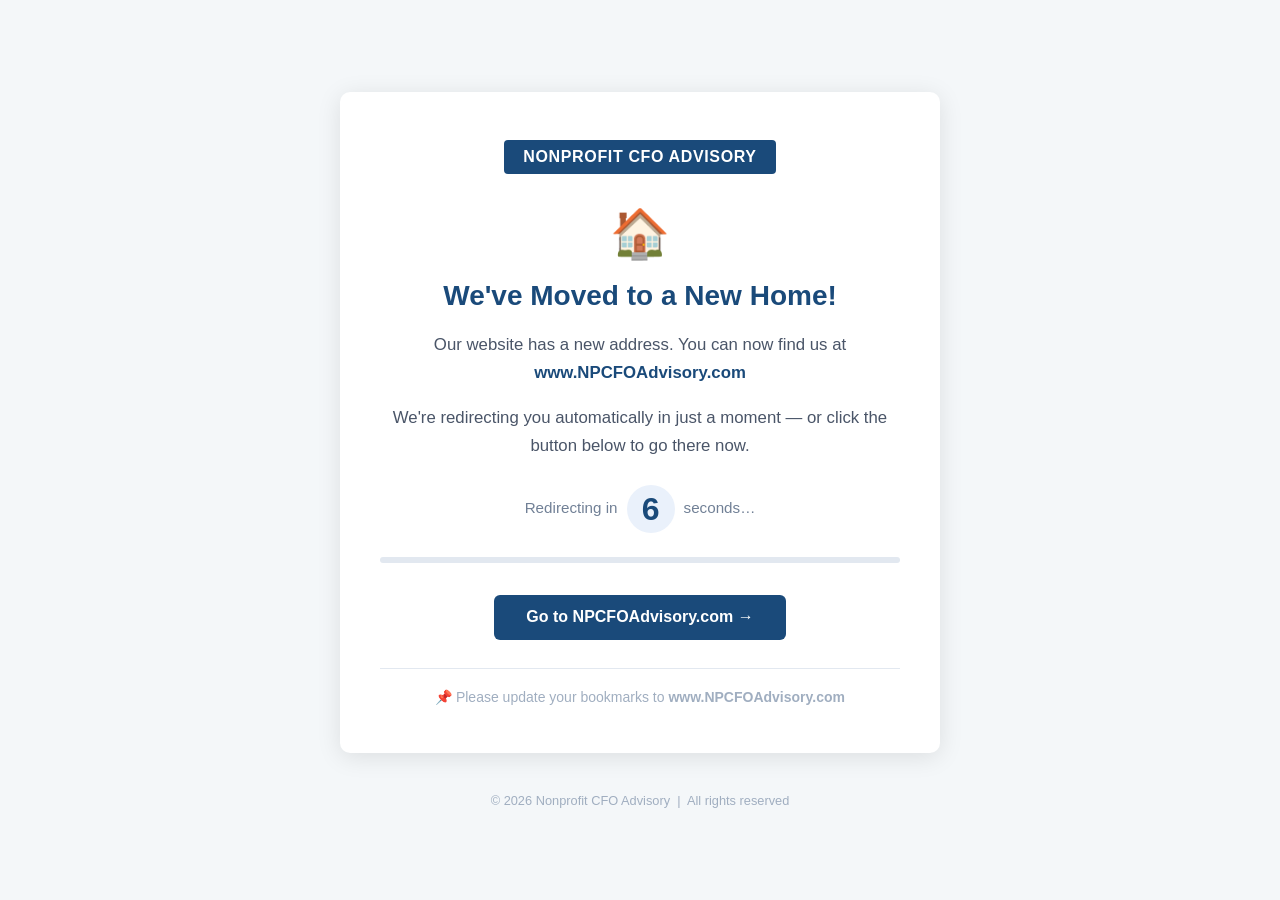
<file: index.html>
<!DOCTYPE html>
<html lang="en">
<head>
  <meta charset="UTF-8" />
  <meta name="viewport" content="width=device-width, initial-scale=1.0" />
  <title>We've Moved | Nonprofit CFO Advisory</title>

  <!-- SEO: tell search engines the new canonical home -->
  <link rel="canonical" href="https://www.npcfoadvisory.com/" />
  <meta name="robots" content="noindex, follow" />

  <!-- Auto-redirect after 6 seconds -->
  <meta http-equiv="refresh" content="6;url=https://www.npcfoadvisory.com/" />

  <style>
    /* ── Reset & base ── */
    *, *::before, *::after { box-sizing: border-box; margin: 0; padding: 0; }

    body {
      font-family: 'Segoe UI', Arial, sans-serif;
      background: #f4f7f9;
      color: #2c3e50;
      min-height: 100vh;
      display: flex;
      flex-direction: column;
      align-items: center;
      justify-content: center;
      padding: 2rem 1rem;
    }

    /* ── Card ── */
    .card {
      background: #ffffff;
      border-radius: 10px;
      box-shadow: 0 4px 24px rgba(0,0,0,0.10);
      max-width: 600px;
      width: 100%;
      padding: 3rem 2.5rem;
      text-align: center;
    }

    /* ── Logo / brand bar ── */
    .brand {
      display: inline-block;
      background: #1a4a7a;       /* deep navy */
      color: #ffffff;
      font-size: 1rem;
      font-weight: 700;
      letter-spacing: 0.04em;
      text-transform: uppercase;
      padding: 0.5rem 1.2rem;
      border-radius: 4px;
      margin-bottom: 2rem;
    }

    /* ── Icon ── */
    .icon {
      font-size: 3rem;
      margin-bottom: 1rem;
      color: #1a4a7a;
    }

    /* ── Heading ── */
    h1 {
      font-size: 1.75rem;
      font-weight: 700;
      color: #1a4a7a;
      margin-bottom: 1rem;
      line-height: 1.3;
    }

    /* ── Body copy ── */
    p {
      font-size: 1.05rem;
      color: #4a5568;
      line-height: 1.7;
      margin-bottom: 1rem;
    }

    .new-domain {
      font-weight: 700;
      color: #1a4a7a;
    }

    /* ── Countdown ── */
    .countdown-wrap {
      margin: 1.5rem 0;
      font-size: 0.95rem;
      color: #718096;
    }

    #counter {
      display: inline-block;
      font-size: 2rem;
      font-weight: 800;
      color: #1a4a7a;
      background: #eaf1fb;
      width: 3rem;
      height: 3rem;
      line-height: 3rem;
      border-radius: 50%;
      text-align: center;
      margin: 0 0.3rem;
      vertical-align: middle;
    }

    /* ── Progress bar ── */
    .progress-track {
      background: #e2e8f0;
      border-radius: 99px;
      height: 6px;
      overflow: hidden;
      margin: 0.5rem 0 1.5rem;
    }
    .progress-fill {
      height: 100%;
      background: #1a4a7a;
      border-radius: 99px;
      width: 0%;
      animation: drain 6s linear forwards;
    }
    @keyframes drain {
      from { width: 100%; }
      to   { width: 0%; }
    }

    /* ── CTA Button ── */
    .btn {
      display: inline-block;
      background: #1a4a7a;
      color: #ffffff;
      text-decoration: none;
      font-size: 1rem;
      font-weight: 600;
      padding: 0.85rem 2rem;
      border-radius: 6px;
      transition: background 0.2s ease, transform 0.1s ease;
      margin-top: 0.5rem;
    }
    .btn:hover {
      background: #14395f;
      transform: translateY(-1px);
    }
    .btn:active {
      transform: translateY(0);
    }

    /* ── Bookmark reminder ── */
    .reminder {
      margin-top: 1.75rem;
      font-size: 0.875rem;
      color: #a0aec0;
      border-top: 1px solid #e2e8f0;
      padding-top: 1.25rem;
    }

    /* ── Footer ── */
    footer {
      margin-top: 2.5rem;
      font-size: 0.8rem;
      color: #a0aec0;
      text-align: center;
    }
  </style>
</head>
<body>

  <div class="card">

    <div class="brand">Nonprofit CFO Advisory</div>

    <div class="icon">🏠</div>

    <h1>We've Moved to a New Home!</h1>

    <p>
      Our website has a new address. You can now find us at<br />
      <span class="new-domain">www.NPCFOAdvisory.com</span>
    </p>

    <p>
      We're redirecting you automatically in just a moment — or click the button below to go there now.
    </p>

    <!-- Countdown -->
    <div class="countdown-wrap">
      Redirecting in <span id="counter">6</span> seconds&hellip;
    </div>
    <div class="progress-track">
      <div class="progress-fill"></div>
    </div>

    <!-- Manual CTA -->
    <a class="btn" href="https://www.npcfoadvisory.com/">
      Go to NPCFOAdvisory.com &rarr;
    </a>

    <div class="reminder">
      📌 Please update your bookmarks to <strong>www.NPCFOAdvisory.com</strong>
    </div>

  </div>

  <footer>&copy; 2026 Nonprofit CFO Advisory &nbsp;|&nbsp; All rights reserved</footer>

  <!-- Countdown script -->
  <script>
    let seconds = 6;
    const counter = document.getElementById('counter');

    const tick = setInterval(() => {
      seconds--;
      counter.textContent = seconds;
      if (seconds <= 0) {
        clearInterval(tick);
        window.location.href = 'https://www.npcfoadvisory.com/';
      }
    }, 1000);
  </script>

</body>
</html>
</file>
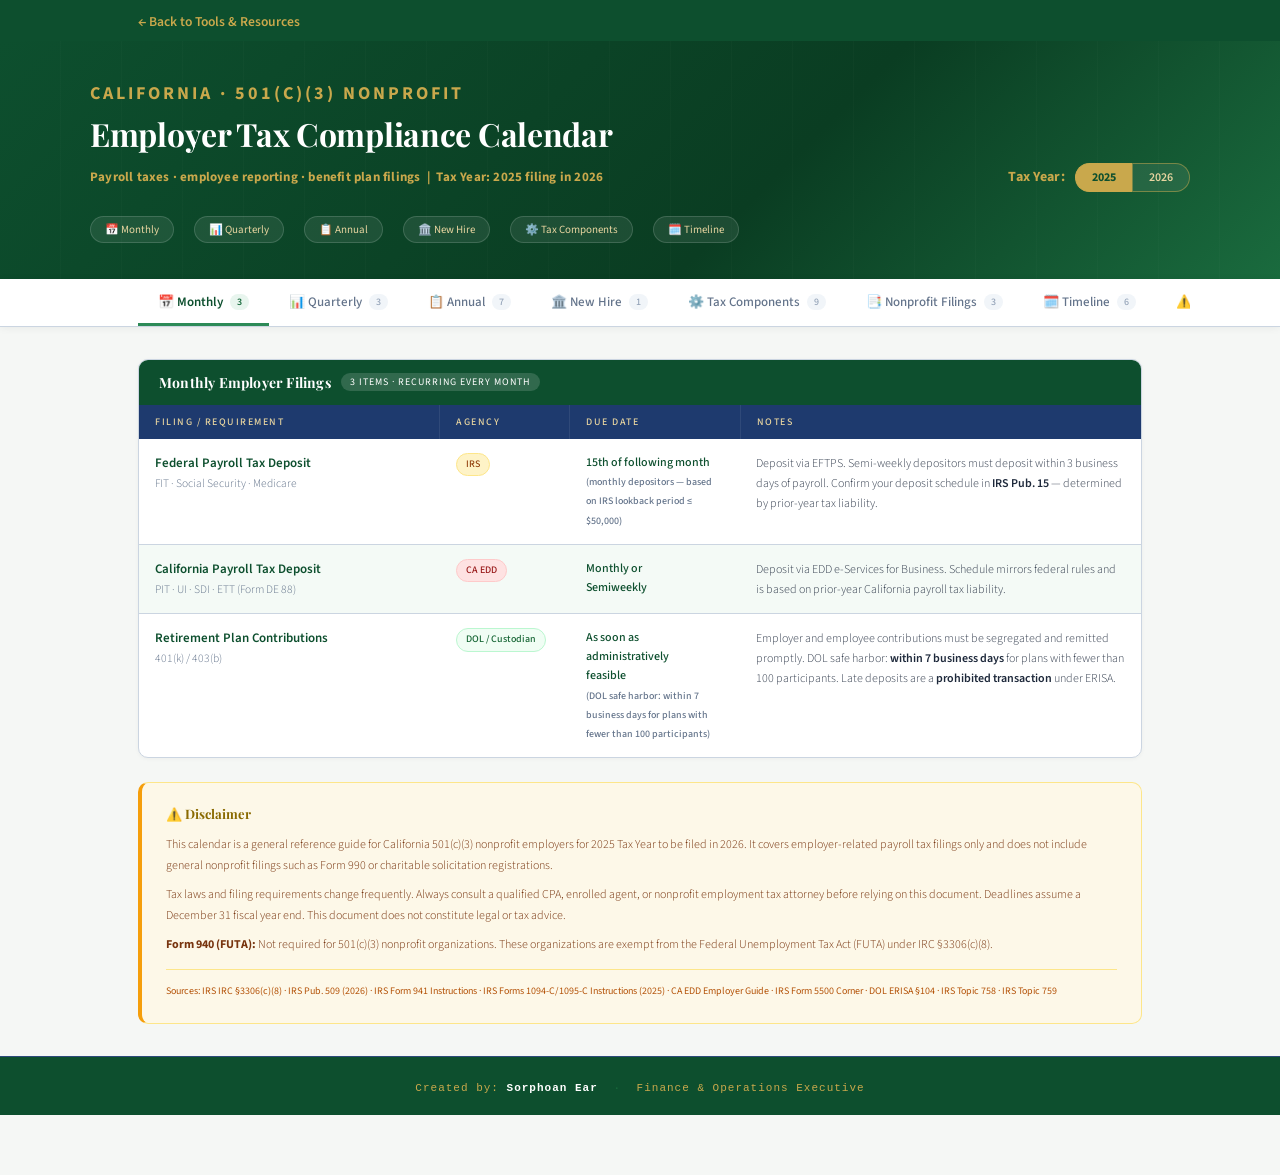
<file: ca-compliance-calendar.html>
<!DOCTYPE html>
<html lang="en">
<head>
<meta charset="UTF-8"/>
<meta name="viewport" content="width=device-width, initial-scale=1.0"/>
<title>CA Nonprofit Employer Tax Compliance Calendar</title>
<link rel="icon" type="image/png" sizes="512x512" href="/favicon.png">
<link href="https://fonts.googleapis.com/css2?family=Playfair+Display:ital,wght@0,400;0,600;0,700;0,900;1,400&family=Source+Sans+3:wght@300;400;500;600;700&display=swap" rel="stylesheet"/>
<style>
*, *::before, *::after { box-sizing: border-box; margin: 0; padding: 0; }

:root {
  --navy:   #0d4f2e;
  --blue:   #1a6b3e;
  --blue2:  #2d8a57;
  --lblue:  #e8f5ee;
  --xblue:  #f4faf6;
  --white:  #ffffff;
  --off:    #f8fafc;
  --gray:   #f1f5f9;
  --border: #cbd5e1;
  --text:   #1e293b;
  --muted:  #64748b;
  --dim:    #94a3b8;
  --green:  #0d4f2e;
  --lgreen: #f0faf4;
  --amber:  #8a6a00;
  --lamber: #fdf8e8;
  --radius: 10px;
}

body {
  font-family: 'Source Sans 3', sans-serif;
  font-weight: 400;
  background: #f5f7f5;
  color: var(--text);
  min-height: 100vh;
  padding-bottom: 60px;
}

/* ── HEADER ── */
.page-header {
  background: linear-gradient(135deg, #0d4f2e 0%, #0a3d22 60%, #1a6b3e 100%);
  padding: 40px 48px 36px;
  position: relative;
  overflow: hidden;
}
.page-header::before {
  content: '';
  position: absolute;
  inset: 0;
  background: repeating-linear-gradient(
    90deg,
    transparent,
    transparent 60px,
    rgba(255,255,255,0.015) 60px,
    rgba(255,255,255,0.015) 61px
  );
  pointer-events: none;
}
.header-inner { position: relative; max-width: 1100px; margin: 0 auto; }
.header-eyebrow {
  font-family: 'Source Sans 3', sans-serif;
  font-size: 18px;
  letter-spacing: 3px;
  color: #c9a84c;
  text-transform: uppercase;
  margin-bottom: 10px;
  font-weight: 700;
}
.header-title {
  font-family: 'Playfair Display', serif;
  font-size: 32px;
  font-weight: 700;
  color: #fff;
  line-height: 1.15;
  margin-bottom: 10px;
  letter-spacing: -0.3px;
}
.header-sub {
  font-size: 13px;
  color: #c9a84c;
  font-weight: 700;
  letter-spacing: 0.2px;
}
.header-meta {
  display: flex;
  gap: 20px;
  margin-top: 24px;
  flex-wrap: wrap;
}
.meta-pill {
  background: rgba(255,255,255,0.08);
  border: 1px solid rgba(255,255,255,0.15);
  border-radius: 99px;
  padding: 5px 14px;
  font-size: 11px;
  color: #e8d5a0;
  font-family: 'Source Sans 3', sans-serif;
}


/* ── YEAR TOGGLE ── */
.header-sub-row {
  display: flex;
  align-items: center;
  justify-content: space-between;
  flex-wrap: wrap;
  gap: 12px;
}
.yr-toggle {
  display: flex;
  align-items: center;
  gap: 0;
  flex-shrink: 0;
}
.yr-toggle-label {
  font-family: 'Source Sans 3', sans-serif;
  font-size: 14px;
  font-weight: 700;
  color: #c9a84c;
  margin-right: 10px;
  white-space: nowrap;
  letter-spacing: 0.3px;
}
.yr-btn {
  background: rgba(255,255,255,0.08);
  border: 1px solid rgba(201,168,76,0.5);
  padding: 5px 16px;
  font-family: 'Source Sans 3', sans-serif;
  font-size: 12px;
  font-weight: 600;
  color: #e8d5a0;
  cursor: pointer;
  transition: all 0.18s;
  white-space: nowrap;
}
.yr-btn:first-of-type { border-radius: 99px 0 0 99px; border-right: none; }
.yr-btn:last-of-type  { border-radius: 0 99px 99px 0; }
.yr-btn.active { background: #c9a84c; color: #0d4f2e; border-color: #c9a84c; font-weight: 700; }
.yr-btn:hover:not(.active) { background: rgba(255,255,255,0.15); color: #fff; border-color: rgba(201,168,76,0.8); }

/* ── NAV TABS ── */
.nav-wrap {
  background: var(--white);
  border-bottom: 1px solid var(--border);
  position: sticky;
  top: 0;
  z-index: 50;
  box-shadow: 0 1px 8px rgba(0,0,0,0.06);
}
.nav-inner {
  max-width: 1100px;
  margin: 0 auto;
  padding: 0 48px;
  display: flex;
  gap: 0;
  overflow-x: auto;
}
.nav-tab {
  background: none;
  border: none;
  border-bottom: 3px solid transparent;
  padding: 14px 20px 12px;
  font-family: 'Source Sans 3', sans-serif;
  font-size: 13px;
  font-weight: 500;
  color: var(--muted);
  cursor: pointer;
  white-space: nowrap;
  transition: all 0.18s;
  display: flex;
  align-items: center;
  gap: 7px;
}
.nav-tab:hover { color: var(--navy); }
.nav-tab.active { color: var(--navy); border-bottom-color: var(--blue2); font-weight: 600; }
.nav-badge {
  font-family: 'Source Sans 3', sans-serif;
  font-size: 10px;
  background: var(--gray);
  border-radius: 99px;
  padding: 1px 7px;
  color: var(--dim);
}
.nav-tab.active .nav-badge { background: var(--lblue); color: var(--blue); }

/* ── MAIN LAYOUT ── */
.main { max-width: 1100px; margin: 0 auto; padding: 32px 48px; }

/* ── PANEL ── */
.panel { display: none; animation: fadeIn 0.2s ease; }
.panel.active { display: block; }
@keyframes fadeIn { from { opacity: 0; transform: translateY(4px); } to { opacity: 1; transform: translateY(0); } }

/* ── SECTION CARD ── */
.section-card {
  background: var(--white);
  border: 1px solid var(--border);
  border-radius: var(--radius);
  overflow: hidden;
  margin-bottom: 24px;
  box-shadow: 0 1px 4px rgba(0,0,0,0.04);
}
.section-title {
  background: var(--navy);
  color: #fff;
  padding: 13px 20px;
  font-family: 'Playfair Display', serif;
  font-size: 14px;
  font-weight: 700;
  letter-spacing: 0.2px;
  display: flex;
  align-items: center;
  gap: 10px;
}
.section-title .count {
  font-family: 'Source Sans 3', sans-serif;
  font-size: 10px;
  background: rgba(255,255,255,0.15);
  border-radius: 99px;
  padding: 2px 9px;
  font-weight: 400;
  letter-spacing: 1px;
}

/* ── TABLE ── */
.tbl { width: 100%; border-collapse: collapse; }
.tbl-head th {
  background: #1e3a6e;
  color: #e8d5a0;
  font-family: 'Source Sans 3', sans-serif;
  font-size: 10px;
  font-weight: 500;
  letter-spacing: 1.5px;
  text-transform: uppercase;
  padding: 10px 16px;
  text-align: left;
  border-right: 1px solid rgba(255,255,255,0.08);
}
.tbl-head th:last-child { border-right: none; }
.tbl .col-filing { width: 30%; }
.tbl .col-agency { width: 13%; }
.tbl .col-due    { width: 17%; }
.tbl .col-notes  { width: 40%; }

.tbl tbody tr { border-bottom: 1px solid var(--border); transition: background 0.12s; }
.tbl tbody tr:last-child { border-bottom: none; }
.tbl tbody tr:hover { background: #f8fbff; }
.tbl tbody tr.alt { background: var(--xblue); }
.tbl tbody tr.alt:hover { background: #edf5ff; }

.tbl td {
  padding: 14px 16px;
  font-size: 13px;
  vertical-align: top;
  line-height: 1.55;
}
.filing-name {
  font-weight: 600;
  color: var(--navy);
  font-size: 13px;
  margin-bottom: 2px;
}
.filing-sub { font-size: 11.5px; color: var(--muted); font-weight: 300; }
.agency-pill {
  display: inline-block;
  font-family: 'Source Sans 3', sans-serif;
  font-size: 10px;
  font-weight: 500;
  padding: 3px 9px;
  border-radius: 99px;
  white-space: nowrap;
}
.ag-irs    { background: #fef3c7; color: #92400e; border: 1px solid #fde68a; }
.ag-edd    { background: #fee2e2; color: #991b1b; border: 1px solid #fecaca; }
.ag-ssa    { background: #e0f2fe; color: #075985; border: 1px solid #bae6fd; }
.ag-dol    { background: #ede9fe; color: #5b21b6; border: 1px solid #ddd6fe; }
.ag-plan   { background: #f0fdf4; color: #166534; border: 1px solid #bbf7d0; }
.ag-ag     { background: #f0f9ff; color: #0c4a6e; border: 1px solid #7dd3fc; }
.ag-sos    { background: #fdf4ff; color: #701a75; border: 1px solid #e879f9; }
.ag-cairc  { background: #fff7ed; color: #9a3412; border: 1px solid #fed7aa; }
.ag-dolfed { background: #ede9fe; color: #5b21b6; border: 1px solid #ddd6fe; }
.ag-exempt { background: #f0fdf4; color: #166534; border: 1px solid #86efac; }

.due-date {
  font-family: 'Source Sans 3', sans-serif;
  font-size: 12px;
  font-weight: 500;
  color: var(--navy);
  line-height: 1.6;
}
.notes-text { font-size: 12px; color: #374151; line-height: 1.6; font-weight: 300; }
.notes-text strong { font-weight: 600; color: var(--text); }

/* ── EXEMPT HIGHLIGHT ── */
.exempt-row td { background: #f0fdf4 !important; }
.exempt-row:hover td { background: #e6f9ee !important; }
.exempt-label {
  font-family: 'Source Sans 3', sans-serif;
  font-size: 10px;
  font-weight: 500;
  color: #166534;
  background: #dcfce7;
  border: 1px solid #86efac;
  border-radius: 99px;
  padding: 2px 9px;
  display: inline-block;
  margin-top: 4px;
}

/* ── TIMELINE ── */
.timeline-grid {
  display: grid;
  grid-template-columns: repeat(3, 1fr);
  gap: 0;
}
.tl-cell {
  padding: 18px 20px;
  border-right: 1px solid var(--border);
  border-bottom: 1px solid var(--border);
}
.tl-cell:nth-child(3n) { border-right: none; }
.tl-cell:nth-last-child(-n+3) { border-bottom: none; }
.tl-cell.alt { background: var(--xblue); }
.tl-month {
  font-family: 'Playfair Display', serif;
  font-size: 13px;
  font-weight: 700;
  color: var(--navy);
  margin-bottom: 8px;
}
.tl-items { list-style: none; }
.tl-items li {
  font-size: 11.5px;
  color: var(--muted);
  padding: 2px 0 2px 12px;
  position: relative;
  line-height: 1.5;
}
.tl-items li::before {
  content: '›';
  position: absolute;
  left: 0;
  color: var(--blue2);
  font-weight: 700;
}

/* ── DISCLAIMER ── */
.disclaimer {
  background: var(--lamber);
  border: 1px solid #fde68a;
  border-left: 4px solid #f59e0b;
  border-radius: var(--radius);
  padding: 22px 24px;
  margin-top: 8px;
}
.disclaimer-title {
  font-family: 'Playfair Display', serif;
  font-size: 13px;
  font-weight: 700;
  color: var(--amber);
  margin-bottom: 12px;
  display: flex;
  align-items: center;
  gap: 8px;
}
.disclaimer-body {
  font-size: 12px;
  color: #78350f;
  line-height: 1.75;
  font-weight: 300;
}
.disclaimer-body p { margin-bottom: 8px; }
.disclaimer-body p:last-child { margin-bottom: 0; }
.disclaimer-sources {
  margin-top: 14px;
  padding-top: 12px;
  border-top: 1px solid #fde68a;
  font-family: 'Source Sans 3', sans-serif;
  font-size: 10px;
  color: #b45309;
  line-height: 1.9;
}

@media (max-width: 768px) {
  .page-header { padding: 28px 20px 24px; }
  .header-title { font-size: 24px; }
  .nav-inner { padding: 0 16px; }
  .main { padding: 20px 16px; }
  .timeline-grid { grid-template-columns: 1fr; }
  .tl-cell { border-right: none; }
  .tbl .col-notes { display: none; }
}
</style>
</head>
<body>
<div style="background:#0d4f2e;padding:0.6rem 0;">
  <div style="max-width:1100px;margin:0 auto;padding:0 48px;">
    <a href="tools.html" style="color:#c9a84c;font-family:'Source Sans 3',sans-serif;font-size:0.85rem;font-weight:600;text-decoration:none;">← Back to Tools &amp; Resources</a>
  </div>
</div>

<!-- HEADER -->
<div class="page-header">
  <div class="header-inner">
    <div class="header-eyebrow">California · 501(c)(3) Nonprofit</div>
    <h1 class="header-title">Employer Tax Compliance Calendar</h1>
    <div class="header-sub header-sub-row">
      <span>Payroll taxes · employee reporting · benefit plan filings &nbsp;|&nbsp; <span class="yr-val" data-2025="Tax Year: 2025 filing in 2026" data-2026="Tax Year: 2026 filing in 2027">Tax Year: 2025 filing in 2026</span></span>
      <div class="yr-toggle">
        <span class="yr-toggle-label">Tax Year:</span>
        <button class="yr-btn active" data-yr="2025" onclick="setYear('2025')">2025</button>
        <button class="yr-btn"        data-yr="2026" onclick="setYear('2026')">2026</button>
      </div>
    </div>
    <div class="header-meta">
      <span class="meta-pill">📅 Monthly</span>
      <span class="meta-pill">📊 Quarterly</span>
      <span class="meta-pill">📋 Annual</span>
      <span class="meta-pill">🏛️ New Hire</span>
      <span class="meta-pill">⚙️ Tax Components</span>
      <span class="meta-pill">🗓️ Timeline</span>
    </div>
  </div>
</div>

<!-- NAV -->
<div class="nav-wrap">
  <div class="nav-inner">
    <button class="nav-tab active" data-tab="monthly"    onclick="switchTab('monthly')">    📅 Monthly    <span class="nav-badge">3</span></button>
    <button class="nav-tab"        data-tab="quarterly"  onclick="switchTab('quarterly')">  📊 Quarterly  <span class="nav-badge">3</span></button>
    <button class="nav-tab"        data-tab="annual"     onclick="switchTab('annual')">     📋 Annual     <span class="nav-badge">7</span></button>
    <button class="nav-tab"        data-tab="newhire"    onclick="switchTab('newhire')">    🏛️ New Hire   <span class="nav-badge">1</span></button>
    <button class="nav-tab"        data-tab="components" onclick="switchTab('components')"> ⚙️ Tax Components <span class="nav-badge">9</span></button>
    <button class="nav-tab"        data-tab="nonprofitfilings" onclick="switchTab('nonprofitfilings')"> 📑 Nonprofit Filings <span class="nav-badge">3</span></button>
    <button class="nav-tab"        data-tab="timeline"   onclick="switchTab('timeline')">   🗓️ Timeline   <span class="nav-badge">6</span></button>
    <button class="nav-tab"        data-tab="riskflags"        onclick="switchTab('riskflags')">        ⚠️ Risk Flags        <span class="nav-badge">6</span></button>
    <button class="nav-tab"        data-tab="matrix"           onclick="switchTab('matrix')">           👥 Responsibility Matrix <span class="nav-badge">3</span></button>
    <button class="nav-tab"        data-tab="yearcompare"      onclick="switchTab('yearcompare')">      📊 2025 vs 2026          <span class="nav-badge">7</span></button>

  </div>
</div>

<div class="main">

<!-- ════════════════════════════════════════════════════════════
     MONTHLY
════════════════════════════════════════════════════════════ -->
<div class="panel active" id="panel-monthly">
  <div class="section-card">
    <div class="section-title">
      Monthly Employer Filings
      <span class="count">3 ITEMS · RECURRING EVERY MONTH</span>
    </div>
    <table class="tbl">
      <colgroup>
        <col class="col-filing"/><col class="col-agency"/>
        <col class="col-due"/><col class="col-notes"/>
      </colgroup>
      <thead class="tbl-head">
        <tr><th>Filing / Requirement</th><th>Agency</th><th>Due Date</th><th>Notes</th></tr>
      </thead>
      <tbody>
        <tr>
          <td><div class="filing-name">Federal Payroll Tax Deposit</div><div class="filing-sub">FIT · Social Security · Medicare</div></td>
          <td><span class="agency-pill ag-irs">IRS</span></td>
          <td><div class="due-date">15th of following month<br><span style="font-size:10px;color:var(--muted)">(monthly depositors — based on IRS lookback period ≤ $50,000)</span></div></td>
          <td><span class="notes-text">Deposit via EFTPS. Semi-weekly depositors must deposit within 3 business days of payroll. Confirm your deposit schedule in <strong>IRS Pub. 15</strong> — determined by prior-year tax liability.</span></td>
        </tr>
        <tr class="alt">
          <td><div class="filing-name">California Payroll Tax Deposit</div><div class="filing-sub">PIT · UI · SDI · ETT (Form DE 88)</div></td>
          <td><span class="agency-pill ag-edd">CA EDD</span></td>
          <td><div class="due-date">Monthly or<br>Semiweekly</div></td>
          <td><span class="notes-text">Deposit via EDD e-Services for Business. Schedule mirrors federal rules and is based on prior-year California payroll tax liability.</span></td>
        </tr>
        <tr>
          <td><div class="filing-name">Retirement Plan Contributions</div><div class="filing-sub">401(k) / 403(b)</div></td>
          <td><span class="agency-pill ag-plan">DOL / Custodian</span></td>
          <td><div class="due-date">As soon as<br>administratively<br>feasible<br><span style="font-size:10px;color:var(--muted)">(DOL safe harbor: within 7 business days for plans with fewer than 100 participants)</span></div></td>
          <td><span class="notes-text">Employer and employee contributions must be segregated and remitted promptly. DOL safe harbor: <strong>within 7 business days</strong> for plans with fewer than 100 participants. Late deposits are a <strong>prohibited transaction</strong> under ERISA.</span></td>
        </tr>
      </tbody>
    </table>
  </div>
  <div class="disclaimer">
    <div class="disclaimer-title">⚠️ Disclaimer</div>
    <div class="disclaimer-body">
      <p>This calendar is a general reference guide for California 501(c)(3) nonprofit employers for 2025 Tax Year to be filed in 2026. It covers employer-related payroll tax filings only and does not include general nonprofit filings such as Form 990 or charitable solicitation registrations.</p>
      <p>Tax laws and filing requirements change frequently. Always consult a qualified CPA, enrolled agent, or nonprofit employment tax attorney before relying on this document. Deadlines assume a December 31 fiscal year end. This document does not constitute legal or tax advice.</p>
    
      <p><strong>Form 940 (FUTA):</strong> Not required for 501(c)(3) nonprofit organizations. These organizations are exempt from the Federal Unemployment Tax Act (FUTA) under IRC §3306(c)(8).</p>
    </div>
    <div class="disclaimer-sources">Sources: IRS IRC §3306(c)(8) · IRS Pub. 509 (2026) · IRS Form 941 Instructions · IRS Forms 1094-C/1095-C Instructions (2025) · CA EDD Employer Guide · IRS Form 5500 Corner · DOL ERISA §104 · IRS Topic 758 · IRS Topic 759</div>
  </div>
</div>

<!-- ════════════════════════════════════════════════════════════
     QUARTERLY
════════════════════════════════════════════════════════════ -->
<div class="panel" id="panel-quarterly">
  <div class="section-card">
    <div class="section-title">
      Quarterly Employer Filings
      <span class="count">3 ITEMS · DUE APR 30 · JUL 31 · OCT 31 · JAN 31</span>
    </div>
    <table class="tbl">
      <colgroup><col class="col-filing"/><col class="col-agency"/><col class="col-due"/><col class="col-notes"/></colgroup>
      <thead class="tbl-head">
        <tr><th>Filing / Requirement</th><th>Agency</th><th>Due Date</th><th>Notes</th></tr>
      </thead>
      <tbody>
        <tr>
          <td><div class="filing-name">Form 941</div><div class="filing-sub">Employer's Quarterly Federal Tax Return</div></td>
          <td><span class="agency-pill ag-irs">IRS</span></td>
          <td><div class="due-date">Apr 30 · Jul 31<br>Oct 31 · Jan 31</div></td>
          <td><span class="notes-text">Reports federal income tax withheld plus employer and employee shares of Social Security and Medicare (FICA). A <strong>10-day filing extension</strong> is granted if all taxes were deposited on time. E-file via an IRS-authorized provider is strongly recommended.</span></td>
        </tr>
        <tr class="alt">
          <td><div class="filing-name">Form DE-9</div><div class="filing-sub">Quarterly Contribution Return & Report of Wages</div></td>
          <td><span class="agency-pill ag-edd">CA EDD</span></td>
          <td><div class="due-date">Apr 30 · Jul 31<br>Oct 31 · Jan 31</div></td>
          <td><span class="notes-text">Summarises California payroll taxes — UI, ETT, SDI, and PIT withholding — for the quarter. File via <strong>EDD e-Services for Business</strong>. Must reconcile with employee-level wage detail on DE-9C.</span></td>
        </tr>
        <tr>
          <td><div class="filing-name">Form DE-9C</div><div class="filing-sub">Quarterly Wage and Withholding Report</div></td>
          <td><span class="agency-pill ag-edd">CA EDD</span></td>
          <td><div class="due-date">Apr 30 · Jul 31<br>Oct 31 · Jan 31</div></td>
          <td><span class="notes-text">Employee-level wage and withholding detail filed alongside the DE-9 each quarter. Required even if no wages were paid in the quarter. File electronically via EDD e-Services.</span></td>
        </tr>
      </tbody>
    </table>
  </div>
  <div class="disclaimer">
    <div class="disclaimer-title">⚠️ Disclaimer</div>
    <div class="disclaimer-body">
      <p>This calendar is a general reference guide for California 501(c)(3) nonprofit employers for 2025 Tax Year to be filed in 2026. It covers employer-related payroll tax filings only and does not include general nonprofit filings such as Form 990 or charitable solicitation registrations.</p>
      <p>Tax laws and filing requirements change frequently. Always consult a qualified CPA, enrolled agent, or nonprofit employment tax attorney before relying on this document. Deadlines assume a December 31 fiscal year end. This document does not constitute legal or tax advice.</p>
    
      <p><strong>Form 940 (FUTA):</strong> Not required for 501(c)(3) nonprofit organizations. These organizations are exempt from the Federal Unemployment Tax Act (FUTA) under IRC §3306(c)(8).</p>
    </div>
    <div class="disclaimer-sources">Sources: IRS IRC §3306(c)(8) · IRS Pub. 509 (2026) · IRS Form 941 Instructions · IRS Forms 1094-C/1095-C Instructions (2025) · CA EDD Employer Guide · IRS Form 5500 Corner · DOL ERISA §104 · IRS Topic 758 · IRS Topic 759</div>
  </div>
</div>

<!-- ════════════════════════════════════════════════════════════
     ANNUAL
════════════════════════════════════════════════════════════ -->
<div class="panel" id="panel-annual">
  <div class="section-card">
    <div class="section-title">
      Annual Employer Filings
      <span class="count">7 ITEMS</span>
    </div>
    <table class="tbl">
      <colgroup><col class="col-filing"/><col class="col-agency"/><col class="col-due"/><col class="col-notes"/></colgroup>
      <thead class="tbl-head">
        <tr><th>Filing / Requirement</th><th>Agency</th><th>Due Date</th><th>Notes</th></tr>
      </thead>
      <tbody>
        <tr>
          <td><div class="filing-name">Form W-2</div><div class="filing-sub">Wage & Tax Statement to Employees</div></td>
          <td><span class="agency-pill ag-ssa">SSA / IRS</span></td>
          <td><div class="due-date">January 31</div></td>
          <td><span class="notes-text">Furnish copies to all employees <strong>and</strong> file with the Social Security Administration by January 31. E-file via SSA Business Services Online. Penalty: $60–$310 per form depending on delay.</span></td>
        </tr>
        <tr class="alt">
          <td><div class="filing-name">Form W-3</div><div class="filing-sub">Transmittal of Wage & Tax Statements</div></td>
          <td><span class="agency-pill ag-ssa">SSA</span></td>
          <td><div class="due-date">January 31</div></td>
          <td><span class="notes-text">Summary transmittal submitted to SSA alongside all W-2 employee copies. Due the same date as W-2s. E-file via SSA Business Services Online.</span></td>
        </tr>
        <tr>
          <td><div class="filing-name">Form 1099-NEC</div><div class="filing-sub">Nonemployee Compensation — Contractors ≥ $600</div></td>
          <td><span class="agency-pill ag-irs">IRS</span></td>
          <td><div class="due-date">January 31</div></td>
          <td><span class="notes-text">Required for each independent contractor or vendor paid $600 or more during the year. Furnish copy to recipient by January 31. <strong>E-filing required if filing 10 or more total information returns (combined threshold across forms).</strong></span></td>
        </tr>
        <tr class="alt">
          <td><div class="filing-name">Form 1096</div><div class="filing-sub">Annual Summary Transmittal — Paper Filers Only</div></td>
          <td><span class="agency-pill ag-irs">IRS</span></td>
          <td><div class="due-date">January 31<br><span style="font-size:10px;color:var(--muted)">(paper filers only)</span></div></td>
          <td><span class="notes-text">Required only when filing paper 1099s with the IRS. <strong>Not required if e-filing.</strong> Organisations filing 10 or more information returns must file electronically and do not submit Form 1096.</span></td>
        </tr>
        <tr>
          <td><div class="filing-name">ACA Form 1095-C</div><div class="filing-sub">Health Coverage Statement to Employees</div></td>
          <td><span class="agency-pill ag-irs">IRS</span></td>
          <td><div class="due-date">January 31 (or early March if IRS grants automatic extension — e.g., March 2, 2026 for 2025 reporting year)<br><span style="font-size:10px;color:var(--muted)">(2025 tax year)</span></div></td>
          <td><span class="notes-text"><strong>Applies to Applicable Large Employers (ALEs) only</strong> — organisations with 50 or more full-time equivalent employees. Nonprofits with fewer than 50 FTEs have no ACA reporting obligation. As of 2024, ALEs may satisfy furnishing by posting a notice on the organisation's website rather than mailing forms.</span></td>
        </tr>
        <tr class="alt">
          <td><div class="filing-name">ACA Form 1094-C</div><div class="filing-sub">ACA Transmittal to IRS</div></td>
          <td><span class="agency-pill ag-irs">IRS</span></td>
          <td><div class="due-date">March 31<br><span style="font-size:10px;color:var(--muted)">(electronic filing only)</span></div></td>
          <td><span class="notes-text"><strong>ALEs only (50+ FTEs).</strong> Electronic filing via the IRS AIR system is required for virtually all ALEs — paper filing is no longer available for employers filing 10 or more returns. Due March 31, 2026 for the 2025 tax year.</span></td>
        </tr>
        <tr>
          <td><div class="filing-name">Form 5500</div><div class="filing-sub">Annual Employee Benefit Plan Return</div></td>
          <td><span class="agency-pill ag-dol">DOL / IRS</span></td>
          <td><div class="due-date">July 31<br><span style="font-size:10px;color:var(--muted)">(calendar year plans)</span></div></td>
          <td><span class="notes-text">Required for ERISA-covered retirement plans (401(k)/403(b)) and large welfare benefit plans with <strong>100 or more participants</strong> at the start of the plan year. Small welfare plans with fewer than 100 participants that are unfunded or fully insured are <strong>exempt</strong>. Extension to October 15 available via Form 5558 filed by July 31.</span></td>
        </tr>
      </tbody>
    </table>
  </div>
  <div class="disclaimer">
    <div class="disclaimer-title">⚠️ Disclaimer</div>
    <div class="disclaimer-body">
      <p>This calendar is a general reference guide for California 501(c)(3) nonprofit employers for 2025 Tax Year to be filed in 2026. It covers employer-related payroll tax filings only and does not include general nonprofit filings such as Form 990 or charitable solicitation registrations.</p>
      <p>Key applicability notes: ACA Forms 1094-C and 1095-C apply only to Applicable Large Employers (ALEs) with 50 or more full-time equivalent employees. Form 5500 is required for ERISA-covered plans meeting participant thresholds only.</p>
      <p>Tax laws and filing requirements change frequently. Always consult a qualified CPA, enrolled agent, or nonprofit employment tax attorney before relying on this document. This document does not constitute legal or tax advice.</p>
    
      <p><strong>Form 940 (FUTA):</strong> Not required for 501(c)(3) nonprofit organizations. These organizations are exempt from the Federal Unemployment Tax Act (FUTA) under IRC §3306(c)(8).</p>
    </div>
    <div class="disclaimer-sources">Sources: IRS IRC §3306(c)(8) · IRS Pub. 509 (2026) · IRS Form 941 Instructions · IRS Forms 1094-C/1095-C Instructions (2025) · CA EDD Employer Guide · IRS Form 5500 Corner · DOL ERISA §104 · IRS Topic 758 · IRS Topic 759</div>
  </div>
</div>

<!-- ════════════════════════════════════════════════════════════
     NEW HIRE
════════════════════════════════════════════════════════════ -->
<div class="panel" id="panel-newhire">
  <div class="section-card">
    <div class="section-title">
      New Hire Reporting
      <span class="count">ONGOING — TRIGGERED BY EACH NEW HIRE</span>
    </div>
    <table class="tbl">
      <colgroup><col class="col-filing"/><col class="col-agency"/><col class="col-due"/><col class="col-notes"/></colgroup>
      <thead class="tbl-head">
        <tr><th>Filing / Requirement</th><th>Agency</th><th>Due Date</th><th>Notes</th></tr>
      </thead>
      <tbody>
        <tr>
          <td><div class="filing-name">New Employee Report (DE-34)</div><div class="filing-sub">California New Hire Reporting</div></td>
          <td><span class="agency-pill ag-edd">CA EDD</span></td>
          <td><div class="due-date">Within 20 days<br>of hire date</div></td>
          <td><span class="notes-text">Required for every new employee and each re-hire. File via EDD e-Services for Business. <strong>Penalty: $24 per employee</strong> for late filing; <strong>$490 per employee</strong> if failure results from a conspiracy between the employer and employee.</span></td>
        </tr>
      </tbody>
    </table>
  </div>
  <div class="disclaimer">
    <div class="disclaimer-title">⚠️ Disclaimer</div>
    <div class="disclaimer-body">
      <p>This calendar is a general reference guide for California 501(c)(3) nonprofit employers for 2025 Tax Year to be filed in 2026. Tax laws and filing requirements change frequently. Always consult a qualified CPA, enrolled agent, or nonprofit employment tax attorney before relying on this document. This document does not constitute legal or tax advice.</p>
    
      <p><strong>Form 940 (FUTA):</strong> Not required for 501(c)(3) nonprofit organizations. These organizations are exempt from the Federal Unemployment Tax Act (FUTA) under IRC §3306(c)(8).</p>
    </div>
    <div class="disclaimer-sources">Sources: CA EDD Employer Guide · IRS IRC §3306(c)(8) · IRS Pub. 509 (2026)</div>
  </div>
</div>

<!-- ════════════════════════════════════════════════════════════
     TAX COMPONENTS
════════════════════════════════════════════════════════════ -->
<div class="panel" id="panel-components">
  <div class="section-card">
    <div class="section-title">
      Key Payroll Tax Components — Withholding & Payment Obligations
      <span class="count">8 ITEMS</span>
    </div>
    <table class="tbl">
      <colgroup><col style="width:28%"/><col style="width:22%"/><col style="width:22%"/><col style="width:28%"/></colgroup>
      <thead class="tbl-head">
        <tr><th>Tax / Component</th><th>Paid By</th><th><span class="yr-val" data-2025="2025 Rate / Wage Base" data-2026="2026 Rate / Wage Base">2025 Rate / Wage Base</span></th><th>Notes</th></tr>
      </thead>
      <tbody>
        <tr>
          <td><div class="filing-name">Federal Income Tax (FIT)</div></td>
          <td><span class="notes-text">Employee (withheld by employer)</span></td>
          <td><div class="due-date" style="font-size:12px">Based on Form W-4</div></td>
          <td><span class="notes-text">Withhold per IRS Publication 15 withholding tables. Remit together with FICA deposits via EFTPS.</span></td>
        </tr>
        <tr class="alt">
          <td><div class="filing-name">Social Security Tax</div></td>
          <td><span class="notes-text">Employer + Employee (6.2% each)</span></td>
          <td><div class="due-date" style="font-size:12px"><span class="yr-val" data-2025="Wage base: $176,100" data-2026="Wage base: $184,500">Wage base: $176,100</span></div></td>
          <td><span class="notes-text">Combined rate 12.4%; split equally between employer and employee. Tax stops at the wage base per employee per year.</span></td>
        </tr>
        <tr>
          <td><div class="filing-name">Medicare Tax</div></td>
          <td><span class="notes-text">Employer + Employee (1.45% each)</span></td>
          <td><div class="due-date" style="font-size:12px">No wage base limit</div></td>
          <td><span class="notes-text">No wage cap. Additional 0.9% withheld from employee only on wages above $200,000.</span></td>
        </tr>
        <tr class="alt">
          <td><div class="filing-name">CA Unemployment Insurance (UI)</div></td>
          <td><span class="notes-text">Employer only</span></td>
          <td><div class="due-date" style="font-size:12px">Varies by experience rate</div></td>
          <td><span class="notes-text">501(c)(3)s may elect to <strong>reimburse the state dollar-for-dollar</strong> instead of paying SUI taxes — may result in cost savings depending on claims experience.</span></td>
        </tr>
        <tr>
          <td><div class="filing-name">CA Employment Training Tax (ETT)</div></td>
          <td><span class="notes-text">Employer only</span></td>
          <td><div class="due-date" style="font-size:12px">0.1% on first $7,000</div></td>
          <td><span class="notes-text">Funds California job training programs. Applied per employee per year up to the $7,000 wage base.</span></td>
        </tr>
        <tr class="alt">
          <td><div class="filing-name">CA State Disability Insurance (SDI)</div></td>
          <td><span class="notes-text">Employee (withheld by employer)</span></td>
          <td><div class="due-date" style="font-size:12px"><span class="yr-val" data-2025="1.2% (2025 rate · subject to annual EDD adjustment · no wage ceiling)" data-2026="1.3% (2026 rate · subject to annual EDD adjustment · no wage ceiling)">1.2% (2025 rate · subject to annual EDD adjustment · no wage ceiling)</span></div></td>
          <td><span class="notes-text">No wage cap as of 2024. Withheld from employee pay; employer collects and remits to EDD with other payroll deposits.</span></td>
        </tr>
        <tr class="alt">
          <td><div class="filing-name">Retirement Plan Deferral Limits</div><div class="filing-sub">401(k) / 403(b)</div></td>
          <td><span class="notes-text">Employee (elective deferral)</span></td>
          <td><div class="due-date" style="font-size:12px"><span class="yr-val" data-2025="Employee limit: $23,500 · Catch-up (50+): $7,500 · Catch-up (60–63): $11,250" data-2026="Employee limit: $24,500 · Catch-up (50+): $8,000 · Catch-up (60–63): $11,250">Employee limit: $23,500 · Catch-up (50+): $7,500 · Catch-up (60–63): $11,250</span></div></td>
          <td><span class="notes-text">IRS elective deferral limit; adjusted annually for inflation. Higher catch-up limits for age 60–63 apply under SECURE 2.0. Employer contributions are separate and do not count toward the employee limit.</span></td>
        </tr>
        <tr>
          <td><div class="filing-name">CA Personal Income Tax (PIT)</div></td>
          <td><span class="notes-text">Employee (withheld by employer)</span></td>
          <td><div class="due-date" style="font-size:12px">Based on Form DE-4 / W-4</div></td>
          <td><span class="notes-text">Withhold based on employee's DE-4 or W-4 if no DE-4 is on file. Remit with other EDD payroll deposits.</span></td>
        </tr>
        <tr class="exempt-row">
          <td>
            <div class="filing-name">Federal Unemployment Tax (FUTA)</div>
            <div class="exempt-label">501(c)(3) EXEMPT</div>
          </td>
          <td><span class="notes-text" style="color:var(--green);font-weight:500">N/A — Exempt</span></td>
          <td><div class="due-date" style="font-size:12px;color:var(--green)">Exempt under IRC §3306(c)(8)</div></td>
          <td><span class="notes-text"><strong>501(c)(3) organisations are fully exempt from FUTA.</strong> This exemption cannot be waived. No FUTA deposits are required and Form 940 should not be filed. Non-501(c)(3) exempt orgs (e.g. 501(c)(4), 501(c)(6)) remain subject to FUTA.</span></td>
        </tr>
      </tbody>
    </table>
  </div>
  <div class="disclaimer">
    <div class="disclaimer-title">⚠️ Disclaimer</div>
    <div class="disclaimer-body">
      <p>This calendar is a general reference guide for California 501(c)(3) nonprofit employers as of for 2025 Tax Year to be filed in 2026. Tax laws and filing requirements change frequently. Always consult a qualified CPA, enrolled agent, or nonprofit employment tax attorney before relying on this document. This document does not constitute legal or tax advice.</p>
    
      <p><strong>Form 940 (FUTA):</strong> Not required for 501(c)(3) nonprofit organizations. These organizations are exempt from the Federal Unemployment Tax Act (FUTA) under IRC §3306(c)(8).</p>
    </div>
    <div class="disclaimer-sources">Sources: IRS IRC §3306(c)(8) · IRS Pub. 509 (2026) · IRS Form 941 Instructions · CA EDD Employer Guide</div>
  </div>
</div>

<!-- ════════════════════════════════════════════════════════════
     TIMELINE
════════════════════════════════════════════════════════════ -->
<div class="panel" id="panel-timeline">
  <div class="section-card">
    <div class="section-title">
      Annual Compliance Timeline — Calendar Year
      <span class="count">6 FILING PERIODS</span>
    </div>
    <div class="timeline-grid">
      <div class="tl-cell">
        <div class="tl-month">January</div>
        <ul class="tl-items">
          <li>W-2 to employees &amp; SSA</li>
          <li>W-3 to SSA</li>
          <li>1099-NEC to contractors &amp; IRS</li>
          <li>1096 (paper filers only)</li>
          <li>Form 941 Q4</li>
          <li>DE-9 / DE-9C Q4</li>
        </ul>
      </div>
      <div class="tl-cell alt">
        <div class="tl-month">February – March</div>
        <ul class="tl-items">
          <li>ACA Form 1095-C to employees by Mar 2</li>
          <li>ACA Form 1094-C to IRS by Mar 31</li>
          <li style="color:var(--dim);font-size:11px">(ALEs with 50+ FTEs only)</li>
        </ul>
      </div>
      <div class="tl-cell">
        <div class="tl-month">April</div>
        <ul class="tl-items">
          <li>Form 941 Q1 (due Apr 30)</li>
          <li>DE-9 Q1 (due Apr 30)</li>
          <li>DE-9C Q1 (due Apr 30)</li>
        </ul>
      </div>
      <div class="tl-cell alt">
        <div class="tl-month">July</div>
        <ul class="tl-items">
          <li>Form 941 Q2 (due Jul 31)</li>
          <li>DE-9 Q2 (due Jul 31)</li>
          <li>DE-9C Q2 (due Jul 31)</li>
          <li>Form 5500 — calendar year plans (due Jul 31)</li>
        </ul>
      </div>
      <div class="tl-cell">
        <div class="tl-month">October</div>
        <ul class="tl-items">
          <li>Form 941 Q3 (due Oct 31)</li>
          <li>DE-9 Q3 (due Oct 31)</li>
          <li>DE-9C Q3 (due Oct 31)</li>
        </ul>
      </div>
      <div class="tl-cell alt">
        <div class="tl-month">January (Next Year)</div>
        <ul class="tl-items">
          <li>Form 941 Q4 (due Jan 31)</li>
          <li>DE-9 / DE-9C Q4 (due Jan 31)</li>
          <li>W-2 · W-3 · 1099-NEC (due Jan 31)</li>
        </ul>
      </div>
    </div>
  </div>
  <div class="disclaimer">
    <div class="disclaimer-title">⚠️ Disclaimer</div>
    <div class="disclaimer-body">
      <p>This calendar is a general reference guide for California 501(c)(3) nonprofit employers for 2025 Tax Year to be filed in 2026. It covers employer-related payroll tax filings only and does not include general nonprofit filings such as Form 990 or charitable solicitation registrations.</p>
      <p><strong>Key applicability notes:</strong> (1) FUTA / Form 940 — 501(c)(3) organisations are fully exempt from the Federal Unemployment Tax under IRC §3306(c)(8); this exemption cannot be waived. (2) ACA Forms 1094-C and 1095-C apply only to Applicable Large Employers (ALEs) with 50 or more full-time equivalent employees. (3) Form 5500 is required for ERISA-covered plans meeting participant thresholds; small unfunded or fully insured welfare plans with fewer than 100 participants are exempt.</p>
      <p>Tax laws and filing requirements change frequently. Always consult a qualified CPA, enrolled agent, or nonprofit employment tax attorney before relying on this document. Deadlines assume a December 31 fiscal year end. This document does not constitute legal or tax advice.</p>
    </div>
    <div class="disclaimer-sources">Sources: IRS IRC §3306(c)(8) · IRS Pub. 509 (2026) · IRS Form 941 Instructions · IRS Forms 1094-C/1095-C Instructions (2025) · CA EDD Employer Guide · IRS Form 5500 Corner · DOL ERISA §104 · IRS Topic 758 · IRS Topic 759</div>
  </div>
</div>


<!-- ════════════════════════════════════════════════════════════
     NONPROFIT FILINGS
════════════════════════════════════════════════════════════ -->
<div class="panel" id="panel-nonprofitfilings">
  <div class="section-card">
    <div class="section-title">
      📑 Nonprofit Organizational Filings
      <span class="count">3 ITEMS · ANNUAL</span>
    </div>
    <table class="tbl">
      <colgroup>
        <col class="col-filing"/><col class="col-agency"/>
        <col class="col-due"/><col class="col-notes"/>
      </colgroup>
      <thead class="tbl-head">
        <tr><th>Form / Filing</th><th>Filed With</th><th>Due Date</th><th>Notes</th></tr>
      </thead>
      <tbody>
        <tr>
          <td><div class="filing-name">Form 990 / 990-EZ / 990-N</div><div class="filing-sub">Annual Information Return</div></td>
          <td><span class="agency-pill ag-irs">IRS</span></td>
          <td><div class="due-date">15th day of 5th month after fiscal year end<br><span style="font-size:10px;color:var(--muted);">e.g., May 15 for Dec 31 FYE · 6-month extension via Form 8868</span></div></td>
          <td><span class="notes-text">990-N (e-Postcard) for gross receipts ≤$50K · 990-EZ up to $200K · Full 990 over $200K or assets over $500K · Public document. 3 consecutive missed years = automatic tax-exempt revocation.</span></td>
        </tr>
        <tr class="alt">
          <td><div class="filing-name">CA RRF-1</div><div class="filing-sub">Registry of Charitable Trusts Annual Report</div></td>
          <td><span class="agency-pill ag-ag">CA Attorney General</span></td>
          <td><div class="due-date">4.5 months after fiscal year end<br><span style="font-size:10px;color:var(--muted);">e.g., April 30 for Dec 31 FYE · Extension mirrors Form 990 extension</span></div></td>
          <td><span class="notes-text">Required for orgs registered with CA AG · Must attach IRS Form 990 · Filing fee based on gross revenue · File at oag.ca.gov/charities · Late filing may result in suspension of registration.</span></td>
        </tr>
        <tr>
          <td><div class="filing-name">CA Statement of Information (SI-100)</div><div class="filing-sub">Biennial Corporate Filing</div></td>
          <td><span class="agency-pill ag-sos">CA Secretary of State</span></td>
          <td><div class="due-date">Biennially<br><span style="font-size:10px;color:var(--muted);">By end of month of initial registration anniversary</span></div></td>
          <td><span class="notes-text">Required for all CA nonprofit corporations · $20 filing fee · File at bizfile.sos.ca.gov · Failure to file may result in suspension of corporate status.</span></td>
        </tr>
      </tbody>
    </table>
  </div>
  <div class="disclaimer">
    <div class="disclaimer-title">⚠️ Disclaimer</div>
    <div class="disclaimer-body">
      <p>This section covers key organizational filings for California 501(c)(3) nonprofits. Due dates may vary based on fiscal year end and applicable extensions. Always confirm current requirements with a qualified CPA or nonprofit attorney.</p>
      <p><strong>Form 940 (FUTA):</strong> Not required for 501(c)(3) nonprofit organizations. These organizations are exempt from the Federal Unemployment Tax Act (FUTA) under IRC §3306(c)(8).</p>
    </div>
    <div class="disclaimer-sources">Sources: IRS Pub. 557 · CA AG Registry (oag.ca.gov/charities) · CA Secretary of State · IRS Form 8868 Instructions</div>
  </div>
</div>

<!-- ════════════════════════════════════════════════════════════
     RISK FLAGS
════════════════════════════════════════════════════════════ -->
<div class="panel" id="panel-riskflags">
  <div class="section-card">
    <div class="section-title">
      ⚠️ Risk Flags — Penalty Reference
      <span class="count">6 ITEMS · GENERAL REFERENCE ONLY</span>
    </div>
    <table class="tbl">
      <colgroup>
        <col class="col-filing"/><col class="col-agency"/>
        <col class="col-due"/><col class="col-notes"/>
      </colgroup>
      <thead class="tbl-head">
        <tr><th>Trigger</th><th>Authority</th><th>Penalty</th><th>Notes</th></tr>
      </thead>
      <tbody>
        <tr>
          <td><div class="filing-name">Late Form 941</div><div class="filing-sub">Payroll taxes not deposited on time</div></td>
          <td><span class="agency-pill ag-irs">IRS IRC §6672</span></td>
          <td><div class="due-date"><span style="color:#b91c1c;font-weight:700;">TFRP — 100%</span><br><span style="font-size:10px;color:var(--muted);">of unpaid trust fund taxes · no cap</span></div></td>
          <td><span class="notes-text">Trust Fund Recovery Penalty. Personally assessed against responsible officers and directors. One of the most severe IRS penalties.</span></td>
        </tr>
        <tr class="alt">
          <td><div class="filing-name">Late Form 5500</div><div class="filing-sub">Benefit plan annual report</div></td>
          <td><span class="agency-pill ag-dolfed">IRS / DOL ERISA §502(c)(2)</span></td>
          <td><div class="due-date"><span style="color:#b91c1c;font-weight:700;">$250/day · max $150K</span><br><span style="font-size:10px;color:var(--muted);"><span class="yr-val" data-2025="DOL: up to $2,586/day" data-2026="DOL: up to $2,739/day">DOL: up to $2,586/day</span></span></div></td>
          <td><span class="notes-text">IRS and DOL penalties run separately. Delinquent Filer Voluntary Compliance Program (DFVCP) reduces penalties significantly if filed proactively.</span></td>
        </tr>
        <tr>
          <td><div class="filing-name">Late / Missing Form 990</div><div class="filing-sub">Annual information return</div></td>
          <td><span class="agency-pill ag-irs">IRS IRC §6652(c)</span></td>
          <td><div class="due-date"><span style="color:#b91c1c;font-weight:700;">$20/day · max $10,500</span><br><span style="font-size:10px;color:var(--muted);">Large orgs: $100/day · max $52,000</span></div></td>
          <td><span class="notes-text">3 consecutive years of non-filing = automatic revocation of tax-exempt status. Reinstatement requires a new IRS application.</span></td>
        </tr>
        <tr class="alt">
          <td><div class="filing-name">Late W-2 / 1099 Filing</div><div class="filing-sub">Year-end information returns</div></td>
          <td><span class="agency-pill ag-irs">IRS IRC §6721–6722</span></td>
          <td><div class="due-date"><span style="color:#b91c1c;font-weight:700;">$60–$630 per form</span><br><span style="font-size:10px;color:var(--muted);">depending on days late</span></div></td>
          <td><span class="notes-text">Separate penalties for failure to furnish to recipient vs. failure to file with IRS. Intentional disregard: $630+ per form, no cap.</span></td>
        </tr>
        <tr>
          <td><div class="filing-name">Late CA DE 9 / DE 9C</div><div class="filing-sub">EDD quarterly returns</div></td>
          <td><span class="agency-pill ag-edd">CA UI Code §1132</span></td>
          <td><div class="due-date"><span style="color:#b91c1c;font-weight:700;">15% of unpaid taxes</span><br><span style="font-size:10px;color:var(--muted);">+ 1.5%/month interest</span></div></td>
          <td><span class="notes-text">CA EDD enforces aggressively. Failure to register as employer: additional $1,000+ penalty.</span></td>
        </tr>
        <tr class="alt">
          <td><div class="filing-name">Late CA RRF-1</div><div class="filing-sub">Registry of Charitable Trusts</div></td>
          <td><span class="agency-pill ag-ag">CA Gov Code §12586</span></td>
          <td><div class="due-date"><span style="color:#b91c1c;font-weight:700;">Registration suspended</span><br><span style="font-size:10px;color:var(--muted);">Cannot solicit donations in CA</span></div></td>
          <td><span class="notes-text">Suspension prevents all fundraising activities in California. Reinstatement requires filing all delinquent reports and payment of fees.</span></td>
        </tr>
      </tbody>
    </table>
  </div>
  <div class="disclaimer">
    <div class="disclaimer-title">⚠️ Disclaimer</div>
    <div class="disclaimer-body">
      <p>Penalty amounts are subject to change and may be adjusted annually for inflation. This table is a general reference only. Always consult a qualified CPA, enrolled agent, or tax attorney for advice specific to your organization.</p>
      <p><strong>Form 940 (FUTA):</strong> Not required for 501(c)(3) nonprofit organizations. These organizations are exempt from FUTA under IRC §3306(c)(8).</p>
    </div>
    <div class="disclaimer-sources">Sources: IRS IRC §6672 · IRS IRC §6652 · DOL ERISA §502(c)(2) · CA UI Code §1132 · CA Gov Code §12586 · IRS Pub. 509 (2026)</div>
  </div>
</div>

<!-- ════════════════════════════════════════════════════════════
     RESPONSIBILITY MATRIX
════════════════════════════════════════════════════════════ -->
<div class="panel" id="panel-matrix">
  <div class="section-card">
    <div class="section-title">
      👥 Responsibility Matrix
      <span class="count">9 FILINGS · CUSTOMIZE TO YOUR ORG</span>
    </div>
    <table class="tbl" style="table-layout:fixed;">
      <colgroup>
        <col style="width:28%;"/><col style="width:13%;"/><col style="width:13%;"/><col style="width:13%;"/><col style="width:33%;"/>
      </colgroup>
      <thead class="tbl-head">
        <tr>
          <th>Filing / Task</th>
          <th style="text-align:center;">Payroll Provider</th>
          <th style="text-align:center;">Internal Finance</th>
          <th style="text-align:center;">External CPA</th>
          <th>Notes</th>
        </tr>
      </thead>
      <tbody>
        <tr>
          <td><div class="filing-name">Form 941</div><div class="filing-sub">Federal payroll tax deposit &amp; filing</div></td>
          <td style="text-align:center;color:#166534;font-weight:700;font-size:18px;">●</td>
          <td style="text-align:center;color:#c9a84c;font-weight:700;font-size:18px;">◐</td>
          <td style="text-align:center;color:var(--muted);font-size:18px;">○</td>
          <td><span class="notes-text">Payroll provider files; internal finance reviews for accuracy; CPA reviews annually</span></td>
        </tr>
        <tr class="alt">
          <td><div class="filing-name">CA DE 9 / DE 9C</div><div class="filing-sub">EDD quarterly returns</div></td>
          <td style="text-align:center;color:#166534;font-weight:700;font-size:18px;">●</td>
          <td style="text-align:center;color:#c9a84c;font-weight:700;font-size:18px;">◐</td>
          <td style="text-align:center;color:var(--muted);font-size:18px;">○</td>
          <td><span class="notes-text">Payroll provider submits; internal finance confirms EDD account in good standing</span></td>
        </tr>
        <tr>
          <td><div class="filing-name">W-2 / W-3</div><div class="filing-sub">Year-end employee wages</div></td>
          <td style="text-align:center;color:#166534;font-weight:700;font-size:18px;">●</td>
          <td style="text-align:center;color:#c9a84c;font-weight:700;font-size:18px;">◐</td>
          <td style="text-align:center;color:var(--muted);font-size:18px;">○</td>
          <td><span class="notes-text">Payroll provider generates and files; internal finance verifies totals match GL</span></td>
        </tr>
        <tr class="alt">
          <td><div class="filing-name">1099-NEC</div><div class="filing-sub">Independent contractor reporting</div></td>
          <td style="text-align:center;color:var(--muted);font-size:18px;">○</td>
          <td style="text-align:center;color:#166534;font-weight:700;font-size:18px;">●</td>
          <td style="text-align:center;color:#c9a84c;font-weight:700;font-size:18px;">◐</td>
          <td><span class="notes-text">Internal finance tracks vendor payments; CPA reviews W-9s and prepares/files 1099s</span></td>
        </tr>
        <tr>
          <td><div class="filing-name">Form 5500</div><div class="filing-sub">Benefit plan annual report</div></td>
          <td style="text-align:center;color:var(--muted);font-size:18px;">○</td>
          <td style="text-align:center;color:#c9a84c;font-weight:700;font-size:18px;">◐</td>
          <td style="text-align:center;color:#166534;font-weight:700;font-size:18px;">●</td>
          <td><span class="notes-text">CPA or plan administrator prepares; internal finance provides data; review before filing</span></td>
        </tr>
        <tr class="alt">
          <td><div class="filing-name">ACA Forms 1094-C / 1095-C</div><div class="filing-sub">ALEs only — 50+ FTEs</div></td>
          <td style="text-align:center;color:#c9a84c;font-weight:700;font-size:18px;">◐</td>
          <td style="text-align:center;color:#c9a84c;font-weight:700;font-size:18px;">◐</td>
          <td style="text-align:center;color:#166534;font-weight:700;font-size:18px;">●</td>
          <td><span class="notes-text">HR/payroll provider provides data; CPA reviews and files; only required for applicable large employers</span></td>
        </tr>
        <tr>
          <td><div class="filing-name">Form 990</div><div class="filing-sub">Annual information return</div></td>
          <td style="text-align:center;color:var(--muted);font-size:18px;">○</td>
          <td style="text-align:center;color:#c9a84c;font-weight:700;font-size:18px;">◐</td>
          <td style="text-align:center;color:#166534;font-weight:700;font-size:18px;">●</td>
          <td><span class="notes-text">CPA prepares; internal finance provides financials, program data, and officer info; board approves</span></td>
        </tr>
        <tr class="alt">
          <td><div class="filing-name">CA RRF-1</div><div class="filing-sub">Registry of Charitable Trusts</div></td>
          <td style="text-align:center;color:var(--muted);font-size:18px;">○</td>
          <td style="text-align:center;color:#c9a84c;font-weight:700;font-size:18px;">◐</td>
          <td style="text-align:center;color:#166534;font-weight:700;font-size:18px;">●</td>
          <td><span class="notes-text">CPA prepares alongside Form 990; internal finance coordinates submission and fee payment</span></td>
        </tr>
        <tr>
          <td><div class="filing-name">CA Statement of Information (SI-100)</div><div class="filing-sub">Biennial corporate filing</div></td>
          <td style="text-align:center;color:var(--muted);font-size:18px;">○</td>
          <td style="text-align:center;color:#166534;font-weight:700;font-size:18px;">●</td>
          <td style="text-align:center;color:var(--muted);font-size:18px;">○</td>
          <td><span class="notes-text">Internal finance or executive director files directly with CA Secretary of State; low complexity</span></td>
        </tr>
      </tbody>
    </table>
    <div style="background:var(--xblue);border-radius:8px;padding:14px 18px;margin-top:16px;font-size:12px;color:var(--muted);line-height:1.7;">
      <strong style="color:var(--navy);">Legend:</strong> &nbsp;
      <span style="color:#166534;font-weight:700;font-size:15px;">●</span> Primary Responsibility &nbsp;|&nbsp;
      <span style="color:#c9a84c;font-weight:700;font-size:15px;">◐</span> Supporting Role &nbsp;|&nbsp;
      <span style="color:var(--muted);font-size:15px;">○</span> Not Typically Involved
    </div>
  </div>
  <div class="disclaimer">
    <div class="disclaimer-title">⚠️ Disclaimer</div>
    <div class="disclaimer-body">
      <p>This matrix reflects common responsibility structures for California 501(c)(3) nonprofits. Actual responsibilities depend on your organization's size, structure, and service agreements with your payroll provider, CPA, and staff. Review and customize this matrix with your advisors.</p>
      <p><strong>Form 940 (FUTA):</strong> Not required for 501(c)(3) nonprofit organizations under IRC §3306(c)(8).</p>
    </div>
    <div class="disclaimer-sources">Sources: IRS Pub. 509 (2026) · CA EDD Employer Guide · IRS IRC §3306(c)(8) · Nonprofit CFO Advisory best practices</div>
  </div>
</div>

<!-- ════════════════════════════════════════════════════════════
     2025 vs 2026 COMPARISON
════════════════════════════════════════════════════════════ -->
<div class="panel" id="panel-yearcompare">
  <div class="section-card">
    <div class="section-title">
      📊 2025 vs 2026 — What Changed
      <span class="count">7 ITEMS · CONFIRMED CHANGES ONLY</span>
    </div>
    <table class="tbl">
      <colgroup>
        <col style="width:30%;"/><col style="width:22%;"/><col style="width:22%;"/><col style="width:26%;"/>
      </colgroup>
      <thead class="tbl-head">
        <tr><th>Item</th><th>2025 (filing in 2026)</th><th>2026 (filing in 2027)</th><th>Notes</th></tr>
      </thead>
      <tbody>
        <tr>
          <td><div class="filing-name">Social Security Wage Base</div><div class="filing-sub">Form 941 · FICA employer match</div></td>
          <td><div class="due-date">$176,100</div></td>
          <td><div class="due-date" style="color:#166534;font-weight:700;">$184,500</div></td>
          <td><span class="notes-text">+$8,400 increase. Higher wage base means higher employer SS tax cost for employees earning above the 2025 cap. Rate (6.2% each) unchanged.</span></td>
        </tr>
        <tr class="alt">
          <td><div class="filing-name">401(k) / 403(b) Employee Deferral Limit</div><div class="filing-sub">Retirement plan contributions</div></td>
          <td><div class="due-date">$23,500</div></td>
          <td><div class="due-date" style="color:#166534;font-weight:700;">$24,500</div></td>
          <td><span class="notes-text">+$1,000 increase. Adjusted annually by IRS for inflation. Applies to employee elective deferrals only; employer contributions are separate.</span></td>
        </tr>
        <tr>
          <td><div class="filing-name">Catch-Up Contribution (Age 50+)</div><div class="filing-sub">401(k) / 403(b) additional deferral</div></td>
          <td><div class="due-date">$7,500</div></td>
          <td><div class="due-date" style="color:#166534;font-weight:700;">$8,000</div></td>
          <td><span class="notes-text">+$500 increase. Age 60–63 super catch-up (SECURE 2.0) remains $11,250 — unchanged for 2026.</span></td>
        </tr>
        <tr class="alt">
          <td><div class="filing-name">CA SDI Withholding Rate</div><div class="filing-sub">CA State Disability Insurance · DE 88</div></td>
          <td><div class="due-date">1.2%</div></td>
          <td><div class="due-date" style="color:#166534;font-weight:700;">1.3%</div></td>
          <td><span class="notes-text">+0.1% annual increase. No wage ceiling as of 2024. Subject to annual EDD adjustment each year. Withheld from employee pay.</span></td>
        </tr>
        <tr>
          <td><div class="filing-name">DOL Form 5500 Daily Penalty</div><div class="filing-sub">Late benefit plan annual report</div></td>
          <td><div class="due-date">$2,586/day</div></td>
          <td><div class="due-date" style="color:#166534;font-weight:700;">$2,739/day</div></td>
          <td><span class="notes-text">+$153/day DOL inflation adjustment. IRS penalty ($250/day · max $150K) unchanged. DFVCP voluntary correction program still available.</span></td>
        </tr>
        <tr class="alt">
          <td><div class="filing-name">CA PIT Next-Day Deposit Trigger</div><div class="filing-sub">CA EDD DE 88 payroll deposit</div></td>
          <td><div class="due-date">$500</div></td>
          <td><div class="due-date">$500</div></td>
          <td><span class="notes-text">No confirmed change for 2026. Threshold remains $500 accumulated PIT → next business day deposit.</span></td>
        </tr>
        <tr>
          <td><div class="filing-name">1099-NEC Reporting Threshold</div><div class="filing-sub">Independent contractor payments</div></td>
          <td><div class="due-date">$600</div></td>
          <td><div class="due-date">$600</div></td>
          <td><span class="notes-text">No confirmed change for 1099-NEC. Threshold remains $600. (Note: 1099-K has a separate phased threshold — not applicable here.)</span></td>
        </tr>
      </tbody>
    </table>
  </div>
  <div class="disclaimer">
    <div class="disclaimer-title">⚠️ Disclaimer</div>
    <div class="disclaimer-body">
      <p>This comparison reflects confirmed changes between the 2025 and 2026 tax years as of March 2026. Rates and limits are subject to further adjustment. Always verify current figures with a qualified CPA or the relevant agency before filing. This table does not constitute legal or tax advice.</p>
      <p><strong>Form 940 (FUTA):</strong> Not required for 501(c)(3) nonprofit organizations under IRC §3306(c)(8). Unchanged for both years.</p>
    </div>
    <div class="disclaimer-sources">Sources: IRS Rev. Proc. 2025-67 · IRS Notice 2025-82 · CA EDD 2026 Rate Schedule · DOL EBSA 2026 Penalty Adjustments · IRS Pub. 509 (2026)</div>
  </div>
</div>

</div><!-- /main -->

<!-- FOOTER -->
<footer style="background:#0d4f2e;border-top:1px solid #2d4a7a;padding:18px 48px;text-align:center;margin-top:0;">
  <span style="font-family:'DM Mono',monospace;font-size:11px;color:#c9a84c;letter-spacing:1px;">
    Created by: <strong style="color:#fff;font-weight:600;">Sorphoan Ear</strong>
    <span style="color:#1a6b3e;margin:0 8px;">·</span>
    Finance &amp; Operations Executive
  </span>
</footer>

<script>
function switchTab(tab) {
  document.querySelectorAll('.nav-tab').forEach(b => b.classList.remove('active'));
  document.querySelectorAll('.panel').forEach(p => p.classList.remove('active'));
  document.querySelector(`[data-tab="${tab}"]`).classList.add('active');
  document.getElementById('panel-' + tab).classList.add('active');
}

function setYear(yr) {
  document.querySelectorAll('.yr-val').forEach(el => {
    const val = el.dataset[yr];
    if (val !== undefined) el.textContent = val;
  });
  document.querySelectorAll('.yr-btn').forEach(b => {
    b.classList.toggle('active', b.dataset.yr === yr);
  });
  const compTitle = document.querySelector('#panel-components .section-title .count');
  if (compTitle) {
    compTitle.textContent = yr === '2025' ? '9 ITEMS · 2025 RATES' : '9 ITEMS · 2026 RATES';
  }
}
</script>
</body>
</html>
</file>
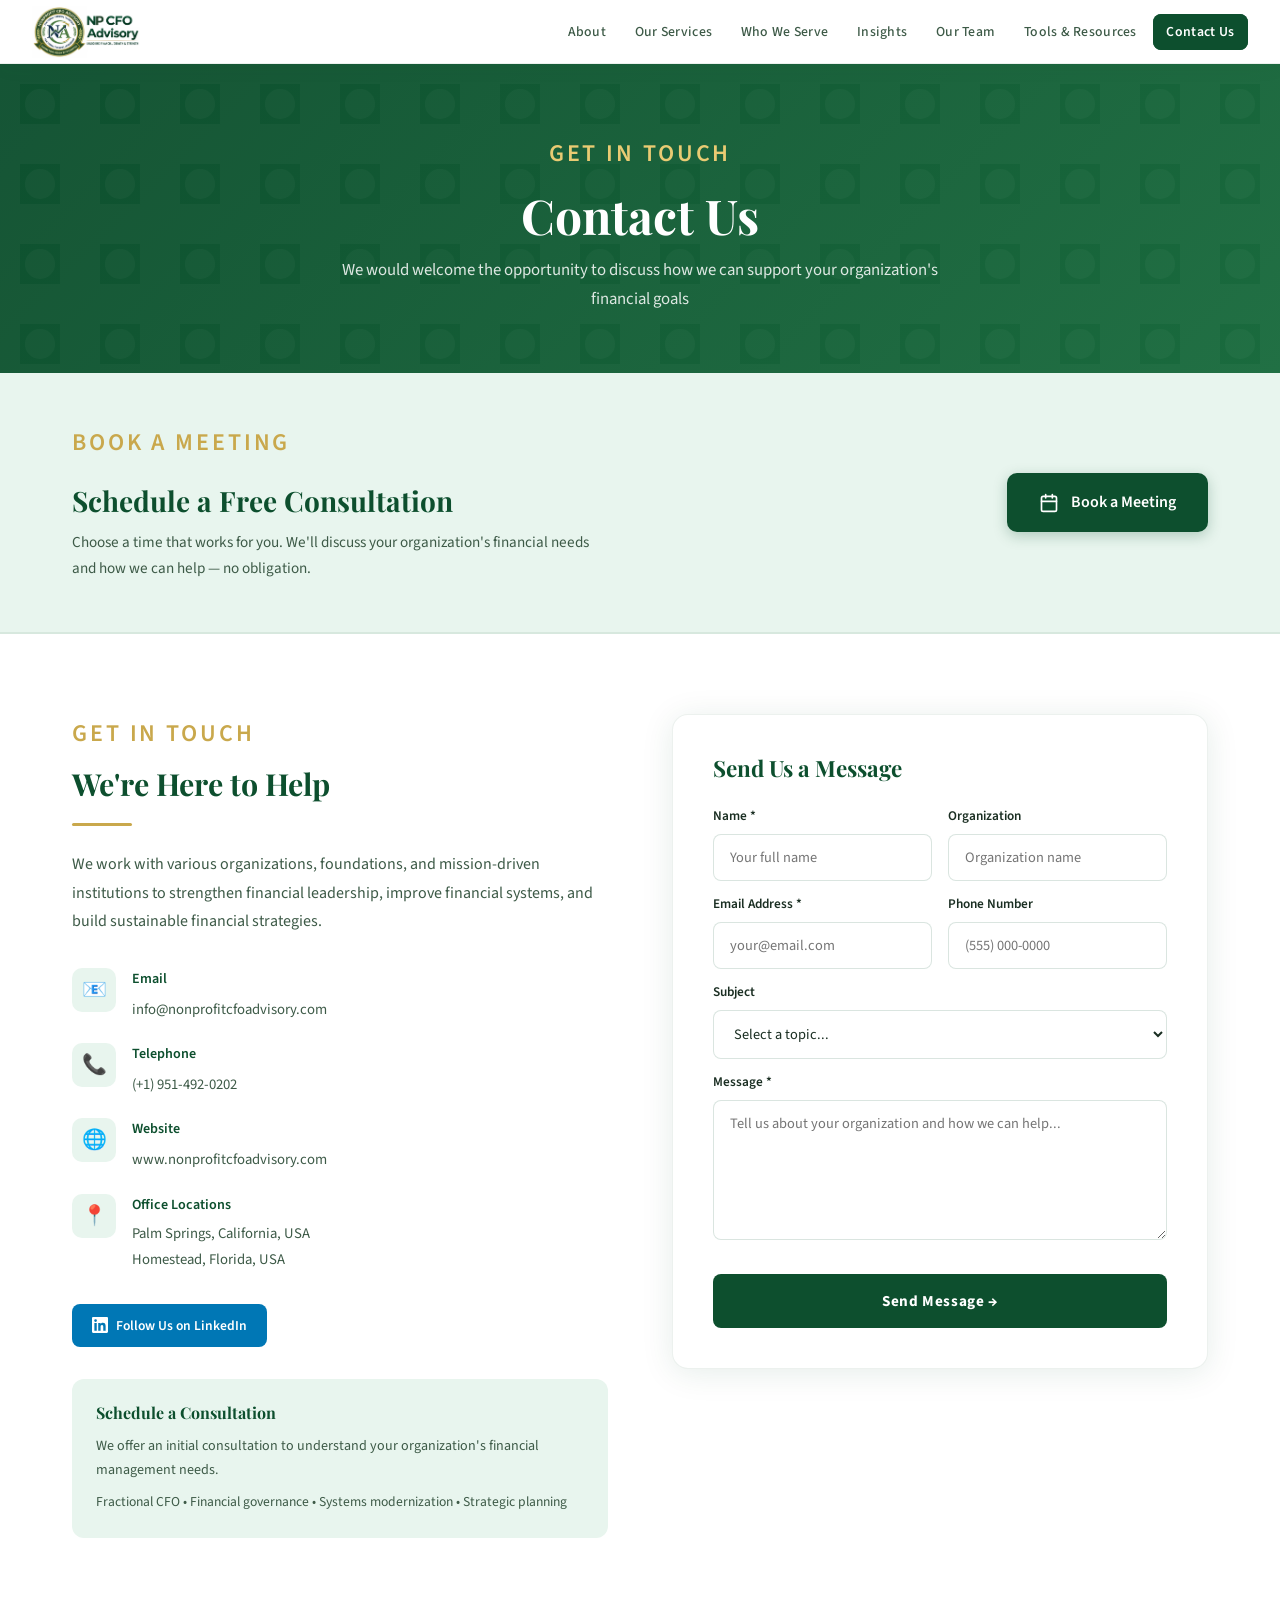
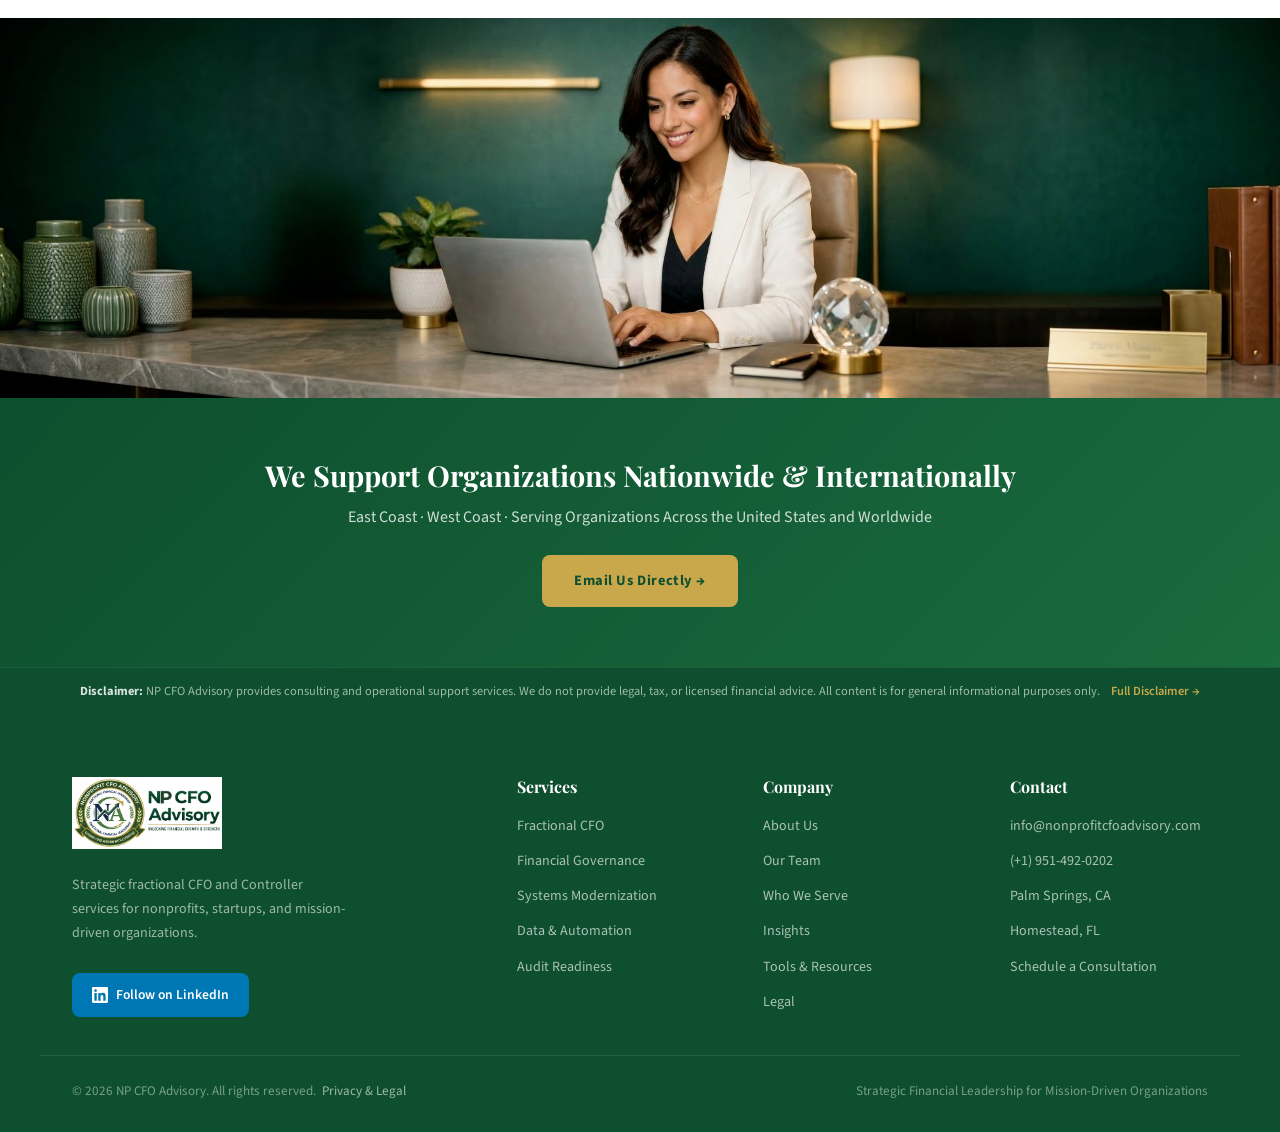
<file: contact.html>
<!DOCTYPE html>
<html lang="en">
<head>
<meta charset="UTF-8">
<meta name="viewport" content="width=device-width,initial-scale=1">
<link rel="icon" type="image/png" sizes="512x512" href="/favicon.png">
<link rel="icon" type="image/png" sizes="192x192" href="/favicon.png">
<link rel="icon" type="image/png" sizes="32x32" href="/favicon.png">
<link rel="icon" type="image/png" sizes="16x16" href="/favicon.png">
<link rel="apple-touch-icon" sizes="180x180" href="/favicon.png">
<title>Contact Us | Nonprofit CFO Advisory</title>
<meta name="description" content="Schedule a consultation with Nonprofit CFO Advisory. We're here to support your organization's financial leadership needs.">
<meta name="robots" content="index, follow">
<link rel="canonical" href="https://www.nonprofitcfoadvisory.com/contact.html">
<link href="https://fonts.googleapis.com/css2?family=Playfair+Display:ital,wght@0,400;0,600;0,700;0,900;1,400&family=Source+Sans+3:wght@300;400;500;600;700&display=swap" rel="stylesheet">
<link rel="stylesheet" href="shared.css">
</head><nav><div class="nav-inner"><a class="nav-logo" href="index.html"><img src="logo.png" alt="Logo"></a><div class="hamburger"><span></span><span></span><span></span></div><ul class="nav-links"><li><a href='index.html'>About</a></li><li><a href='services.html'>Our Services</a></li><li><a href='who-we-serve.html'>Who We Serve</a></li><li><a href='insights.html'>Insights</a></li><li><a href='team.html'>Our Team</a></li><li><a href='tools.html'>Tools & Resources</a></li><li><a href='contact.html' class='nav-cta'>Contact Us</a></li></ul></div></nav>
<div class="page-content">
<section class="page-hero"><div class="container">
  <span class="section-label" style="color:var(--gold-light);">Get In Touch</span>
  <h1>Contact Us</h1>
  <p>We would welcome the opportunity to discuss how we can support your organization's financial goals</p>
</div></section>

<section style="background:var(--green-pale);padding:50px 0;border-bottom:2px solid rgba(13,79,46,0.08);">
  <div class="container">
    <div style="display:flex;align-items:center;justify-content:space-between;flex-wrap:wrap;gap:2rem;">
      <div>
        <span class="section-label">Book a Meeting</span>
        <h2 style="font-family:'Playfair Display',serif;font-size:1.75rem;color:var(--green-deep);margin:0.5rem 0 0.75rem;">Schedule a Free Consultation</h2>
        <p style="color:var(--text-mid);font-size:0.95rem;max-width:520px;line-height:1.7;margin:0;">Choose a time that works for you. We'll discuss your organization's financial needs and how we can help — no obligation.</p>
      </div>
      <a href="https://calendar.app.google/ukLK1wdiwjeaW6xc7" target="_blank" rel="noopener noreferrer"
        style="display:inline-flex;align-items:center;gap:0.75rem;background:var(--green-deep);color:white;padding:1rem 2rem;border-radius:10px;text-decoration:none;font-size:1rem;font-weight:600;white-space:nowrap;box-shadow:0 4px 14px rgba(13,79,46,0.25);transition:background 0.2s;"
        onmouseover="this.style.background='var(--green-mid)'" onmouseout="this.style.background='var(--green-deep)'">
        <svg xmlns="http://www.w3.org/2000/svg" width="20" height="20" viewBox="0 0 24 24" fill="none" stroke="currentColor" stroke-width="2" stroke-linecap="round" stroke-linejoin="round">
          <rect x="3" y="4" width="18" height="18" rx="2" ry="2"></rect>
          <line x1="16" y1="2" x2="16" y2="6"></line>
          <line x1="8" y1="2" x2="8" y2="6"></line>
          <line x1="3" y1="10" x2="21" y2="10"></line>
        </svg>
        Book a Meeting
      </a>
    </div>
  </div>
</section>

<section style="background:white;padding:80px 0;"><div class="container">
  <div style="display:grid;grid-template-columns:1fr 1fr;gap:4rem;align-items:start;">

    <div class="fade-up">
      <span class="section-label">Get in Touch</span>
      <h2 class="section-title" style="font-size:1.9rem;">We're Here to Help</h2>
      <div class="divider"></div>
      <p style="color:var(--text-mid);line-height:1.8;margin-bottom:2rem;">We work with various organizations, foundations, and mission-driven institutions to strengthen financial leadership, improve financial systems, and build sustainable financial strategies.</p>
      <div style="display:flex;flex-direction:column;gap:1.25rem;margin-bottom:2rem;">
        <div style="display:flex;gap:1rem;align-items:start;"><div style="width:44px;height:44px;background:var(--green-pale);border-radius:10px;display:flex;align-items:center;justify-content:center;font-size:1.25rem;flex-shrink:0;">📧</div><div><div style="font-weight:600;color:var(--green-deep);font-size:0.88rem;margin-bottom:0.25rem;">Email</div><a href="mailto:info@nonprofitcfoadvisory.com" style="color:var(--text-mid);text-decoration:none;font-size:0.92rem;">info@nonprofitcfoadvisory.com</a></div></div>
        <div style="display:flex;gap:1rem;align-items:start;"><div style="width:44px;height:44px;background:var(--green-pale);border-radius:10px;display:flex;align-items:center;justify-content:center;font-size:1.25rem;flex-shrink:0;">📞</div><div><div style="font-weight:600;color:var(--green-deep);font-size:0.88rem;margin-bottom:0.25rem;">Telephone</div><a href="tel:+19514920202" style="color:var(--text-mid);text-decoration:none;font-size:0.92rem;">(+1) 951-492-0202</a></div></div>
        <div style="display:flex;gap:1rem;align-items:start;"><div style="width:44px;height:44px;background:var(--green-pale);border-radius:10px;display:flex;align-items:center;justify-content:center;font-size:1.25rem;flex-shrink:0;">🌐</div><div><div style="font-weight:600;color:var(--green-deep);font-size:0.88rem;margin-bottom:0.25rem;">Website</div><a href="https://www.nonprofitcfoadvisory.com" style="color:var(--text-mid);text-decoration:none;font-size:0.92rem;">www.nonprofitcfoadvisory.com</a></div></div>
        <div style="display:flex;gap:1rem;align-items:start;"><div style="width:44px;height:44px;background:var(--green-pale);border-radius:10px;display:flex;align-items:center;justify-content:center;font-size:1.25rem;flex-shrink:0;">📍</div><div><div style="font-weight:600;color:var(--green-deep);font-size:0.88rem;margin-bottom:0.25rem;">Office Locations</div><div style="color:var(--text-mid);font-size:0.92rem;">Palm Springs, California, USA<br>Homestead, Florida, USA</div></div></div>
      </div>
      <a href="https://www.linkedin.com/company/nonprofit-cfo-advisory/" target="_blank" class="linkedin-btn" style="margin-bottom:2rem;display:inline-flex;">
        <svg viewBox="0 0 24 24" fill="currentColor" style="width:16px;height:16px;"><path d="M20.447 20.452h-3.554v-5.569c0-1.328-.027-3.037-1.852-3.037-1.853 0-2.136 1.445-2.136 2.939v5.667H9.351V9h3.414v1.561h.046c.477-.9 1.637-1.85 3.37-1.85 3.601 0 4.267 2.37 4.267 5.455v6.286zM5.337 7.433a2.062 2.062 0 0 1-2.063-2.065 2.064 2.064 0 1 1 2.063 2.065zm1.782 13.019H3.555V9h3.564v11.452zM22.225 0H1.771C.792 0 0 .774 0 1.729v20.542C0 23.227.792 24 1.771 24h20.451C23.2 24 24 23.227 24 22.271V1.729C24 .774 23.2 0 22.222 0h.003z"/></svg>
        Follow Us on LinkedIn
      </a>
      <div style="background:var(--green-pale);border-radius:12px;padding:1.5rem;">
        <h4 style="font-family:'Playfair Display',serif;color:var(--green-deep);margin-bottom:0.75rem;">Schedule a Consultation</h4>
        <p style="font-size:0.88rem;color:var(--text-mid);line-height:1.7;margin-bottom:0.5rem;">We offer an initial consultation to understand your organization's financial management needs.</p>
        <div style="font-size:0.85rem;color:var(--text-mid);">Fractional CFO &bull; Financial governance &bull; Systems modernization &bull; Strategic planning</div>
      </div>
    </div>

    <div class="fade-up">
      <div style="background:white;border-radius:16px;padding:2.5rem;box-shadow:0 4px 32px rgba(13,79,46,0.10);border:1px solid rgba(13,79,46,0.08);">
        <h3 style="font-family:'Playfair Display',serif;font-size:1.4rem;color:var(--green-deep);margin-bottom:1.5rem;">Send Us a Message</h3>
        <form id="contactForm" novalidate>
        <!-- ╔══════════════════════════════════════════════════════════════╗
             ║  FORMSPREE SETUP (one-time, free):                          ║
             ║  1. Go to https://formspree.io and create a free account    ║
             ║  2. Click "New Form", name it, set destination email        ║
             ║  3. Copy your form ID (e.g. xrgvdqzq)                      ║
             ║  4. Replace YOUR_FORM_ID below with your actual ID          ║
             ╚══════════════════════════════════════════════════════════════╝ -->
        <input type="hidden" name="_subject" value="New Contact Form Submission — Nonprofit CFO Advisory">
        <div style="display:grid;grid-template-columns:1fr 1fr;gap:1rem;">
          <div style="margin-bottom:0.75rem;"><label style="display:block;font-size:0.83rem;font-weight:600;color:var(--text-dark);margin-bottom:0.4rem;">Name *</label><input type="text" name="name" id="fieldName" required placeholder="Your full name" style="width:100%;padding:0.75rem 1rem;border:1.5px solid rgba(13,79,46,0.15);border-radius:8px;font-family:inherit;font-size:0.9rem;" onfocus="this.style.borderColor='#1a6b3e'" onblur="this.style.borderColor='rgba(13,79,46,0.15)'"><span id="hintName" class="field-hint" style="display:none;font-size:0.78rem;color:#e53935;margin-top:0.3rem;"></span></div>
          <div style="margin-bottom:0.75rem;"><label style="display:block;font-size:0.83rem;font-weight:600;color:var(--text-dark);margin-bottom:0.4rem;">Organization</label><input type="text" name="organization" placeholder="Organization name" style="width:100%;padding:0.75rem 1rem;border:1.5px solid rgba(13,79,46,0.15);border-radius:8px;font-family:inherit;font-size:0.9rem;" onfocus="this.style.borderColor='#1a6b3e'" onblur="this.style.borderColor='rgba(13,79,46,0.15)'"></div>
        </div>
        <div style="display:grid;grid-template-columns:1fr 1fr;gap:1rem;">
          <div style="margin-bottom:0.75rem;"><label style="display:block;font-size:0.83rem;font-weight:600;color:var(--text-dark);margin-bottom:0.4rem;">Email Address *</label><input type="email" name="email" id="fieldEmail" required placeholder="your@email.com" style="width:100%;padding:0.75rem 1rem;border:1.5px solid rgba(13,79,46,0.15);border-radius:8px;font-family:inherit;font-size:0.9rem;" onfocus="this.style.borderColor='#1a6b3e'" onblur="validateEmail()"><span id="hintEmail" class="field-hint" style="display:none;font-size:0.78rem;color:#e53935;margin-top:0.3rem;"></span></div>
          <div style="margin-bottom:0.75rem;"><label style="display:block;font-size:0.83rem;font-weight:600;color:var(--text-dark);margin-bottom:0.4rem;">Phone Number</label><input type="tel" name="phone" id="fieldPhone" placeholder="(555) 000-0000" style="width:100%;padding:0.75rem 1rem;border:1.5px solid rgba(13,79,46,0.15);border-radius:8px;font-family:inherit;font-size:0.9rem;" onfocus="this.style.borderColor='#1a6b3e'" onblur="validatePhone()"><span id="hintPhone" class="field-hint" style="display:none;font-size:0.78rem;color:#e53935;margin-top:0.3rem;"></span></div>
        </div>
        <div style="margin-bottom:0.75rem;"><label style="display:block;font-size:0.83rem;font-weight:600;color:var(--text-dark);margin-bottom:0.4rem;">Subject</label><select name="subject" style="width:100%;padding:0.75rem 1rem;border:1.5px solid rgba(13,79,46,0.15);border-radius:8px;font-family:inherit;font-size:0.9rem;color:var(--text-dark);background:white;" onfocus="this.style.borderColor='#1a6b3e'" onblur="this.style.borderColor='rgba(13,79,46,0.15)'"><option value="">Select a topic...</option><option>Fractional CFO Services</option><option>Financial Governance &amp; Compliance</option><option>Financial Systems Modernization</option><option>Data Management &amp; Automation</option><option>Audit Readiness Support</option><option>General Inquiry</option></select></div>
        <div style="margin-bottom:1.5rem;"><label style="display:block;font-size:0.83rem;font-weight:600;color:var(--text-dark);margin-bottom:0.4rem;">Message *</label><textarea name="message" id="fieldMessage" required placeholder="Tell us about your organization and how we can help..." style="width:100%;height:140px;padding:0.75rem 1rem;border:1.5px solid rgba(13,79,46,0.15);border-radius:8px;font-family:inherit;font-size:0.9rem;resize:vertical;" onfocus="this.style.borderColor='#1a6b3e'" onblur="this.style.borderColor='rgba(13,79,46,0.15)'"></textarea><span id="hintMessage" class="field-hint" style="display:none;font-size:0.78rem;color:#e53935;margin-top:0.3rem;"></span></div>

        <!-- Status message -->
        <div id="formMsg" style="display:none;padding:0.85rem 1.1rem;border-radius:8px;margin-bottom:1rem;font-size:0.9rem;font-weight:600;"></div>

        <button type="submit" id="formSubmit" style="width:100%;background:var(--green-deep);color:white;padding:1rem;border:none;border-radius:8px;font-family:inherit;font-size:0.95rem;font-weight:700;cursor:pointer;letter-spacing:0.04em;transition:all 0.3s;" onmouseover="this.style.background='#1a6b3e'" onmouseout="this.style.background='var(--green-deep)'">Send Message &rarr;</button>
      </form>

      <script>
      // ── Validation helpers ──────────────────────────────────────────────
      const ERR_BORDER = '#e53935';
      const OK_BORDER  = 'rgba(13,79,46,0.15)';

      function showFieldError(input, hintId, message) {
        input.style.borderColor = ERR_BORDER;
        const hint = document.getElementById(hintId);
        if (hint) { hint.textContent = message; hint.style.display = 'block'; }
      }
      function clearFieldError(input, hintId) {
        input.style.borderColor = OK_BORDER;
        const hint = document.getElementById(hintId);
        if (hint) { hint.textContent = ''; hint.style.display = 'none'; }
      }

      function validateEmail() {
        const input = document.getElementById('fieldEmail');
        const val   = input.value.trim();
        const regex = /^[^\s@]+@[^\s@]+\.[^\s@]{2,}$/;
        if (!val) { clearFieldError(input, 'hintEmail'); return true; } // handled by required check
        if (!regex.test(val)) {
          showFieldError(input, 'hintEmail', 'Please enter a valid email address (e.g. name@example.com).');
          return false;
        }
        clearFieldError(input, 'hintEmail');
        return true;
      }

      function validatePhone() {
        const input = document.getElementById('fieldPhone');
        const val   = input.value.trim();
        if (!val) { clearFieldError(input, 'hintPhone'); return true; } // phone is optional
        const digits = val.replace(/\D/g, '');
        // Accept 10 digits (US) or 11 digits starting with 1 (+1 country code)
        const valid = (digits.length === 10) || (digits.length === 11 && digits[0] === '1');
        if (!valid) {
          showFieldError(input, 'hintPhone', 'Please enter a valid 10-digit US phone number (e.g. (555) 000-0000).');
          return false;
        }
        clearFieldError(input, 'hintPhone');
        return true;
      }

      // Attach real-time blur validation
      document.getElementById('fieldEmail').addEventListener('blur', validateEmail);
      document.getElementById('fieldPhone').addEventListener('blur', validatePhone);

      // ── Form submission ─────────────────────────────────────────────────
      document.getElementById('contactForm').addEventListener('submit', async function(e) {
        e.preventDefault();
        const btn  = document.getElementById('formSubmit');
        const msg  = document.getElementById('formMsg');
        const form = e.target;

        const nameEl    = document.getElementById('fieldName');
        const emailEl   = document.getElementById('fieldEmail');
        const messageEl = document.getElementById('fieldMessage');

        let valid = true;

        // Required: Name
        if (!nameEl.value.trim()) {
          showFieldError(nameEl, 'hintName', 'Name is required.');
          valid = false;
        } else {
          clearFieldError(nameEl, 'hintName');
        }

        // Required + format: Email
        if (!emailEl.value.trim()) {
          showFieldError(emailEl, 'hintEmail', 'Email address is required.');
          valid = false;
        } else if (!validateEmail()) {
          valid = false;
        }

        // Optional but validated: Phone
        if (!validatePhone()) valid = false;

        // Required: Message
        if (!messageEl.value.trim()) {
          showFieldError(messageEl, 'hintMessage', 'Please include a message.');
          valid = false;
        } else {
          clearFieldError(messageEl, 'hintMessage');
        }

        if (!valid) {
          msg.style.display = 'block';
          msg.style.background = '#fff3cd';
          msg.style.color = '#856404';
          msg.style.border = '1px solid #ffc107';
          msg.textContent = 'Please correct the highlighted fields before sending.';
          return;
        }

        btn.disabled = true;
        btn.textContent = 'Sending…';
        msg.style.display = 'none';

        try {
          const res = await fetch('https://formspree.io/f/mnjgbjnz', {
            method: 'POST',
            body: new FormData(form),
            headers: { 'Accept': 'application/json' }
          });

          if (res.ok) {
            msg.style.display = 'block';
            msg.style.background = '#d4edda';
            msg.style.color = '#155724';
            msg.style.border = '1px solid #c3e6cb';
            msg.textContent = '✓ Your message has been sent! We will be in touch shortly.';
            form.reset();
            // Clear any lingering error hints
            document.querySelectorAll('.field-hint').forEach(h => h.style.display = 'none');
            document.querySelectorAll('#contactForm input, #contactForm textarea, #contactForm select')
              .forEach(el => el.style.borderColor = OK_BORDER);
            btn.textContent = 'Message Sent ✓';
            btn.style.background = '#1a6b3e';
          } else {
            const data = await res.json().catch(() => ({}));
            throw new Error(data.error || 'Submission failed');
          }
        } catch(err) {
          msg.style.display = 'block';
          msg.style.background = '#f8d7da';
          msg.style.color = '#721c24';
          msg.style.border = '1px solid #f5c6cb';
          msg.textContent = '✗ Something went wrong. Please email us directly at info@nonprofitcfoadvisory.com';
          btn.disabled = false;
          btn.textContent = 'Send Message →';
        }
      });
      </script>
      </div>
    </div>

  </div>
</div></section>

<!-- CONTACT PHOTO — new Contact.png -->
<section style="padding:0;line-height:0;">
  <img src="[data-uri]" style="width:100%;height:380px;object-fit:cover;object-position:center;" alt="Contact Nonprofit CFO Advisory">
</section>

<section style="background:linear-gradient(135deg,var(--green-deep),var(--green-mid));padding:60px 0;text-align:center;">
  <div class="container">
    <h2 style="font-family:'Playfair Display',serif;font-size:1.8rem;color:white;margin-bottom:0.75rem;">We Support Organizations Nationwide &amp; Internationally</h2>
    <p style="color:rgba(255,255,255,0.8);margin-bottom:1.5rem;">East Coast &middot; West Coast &middot; Serving Organizations Across the United States and Worldwide</p>
    <a href="mailto:info@nonprofitcfoadvisory.com" class="btn-primary">Email Us Directly &rarr;</a>
  </div>
</section>
</div>
<div style="background:var(--green-deep);border-top:1px solid rgba(255,255,255,0.08);padding:0.9rem 0;">
  <div class="container">
    <p style="color:rgba(255,255,255,0.6);font-size:0.78rem;line-height:1.6;margin:0;text-align:center;">
      <strong style="color:rgba(255,255,255,0.85);">Disclaimer:</strong> NP CFO Advisory provides consulting and operational support services. We do not provide legal, tax, or licensed financial advice. All content is for general informational purposes only.
      <a href="legal.html" style="color:var(--gold);text-decoration:none;margin-left:0.5rem;font-weight:600;">Full Disclaimer &rarr;</a>
    </p>
  </div>
</div>
<footer><div class="footer-inner">
  <div class="footer-brand">
    <img src="logo.png" alt="Nonprofit CFO Advisory">
    <p>Strategic fractional CFO and Controller services for nonprofits, startups, and mission-driven organizations.</p>
    <br>
    <a href="https://www.linkedin.com/company/nonprofit-cfo-advisory/" target="_blank" class="linkedin-btn">
      <svg viewBox="0 0 24 24" fill="currentColor" style="width:16px;height:16px;"><path d="M20.447 20.452h-3.554v-5.569c0-1.328-.027-3.037-1.852-3.037-1.853 0-2.136 1.445-2.136 2.939v5.667H9.351V9h3.414v1.561h.046c.477-.9 1.637-1.85 3.37-1.85 3.601 0 4.267 2.37 4.267 5.455v6.286zM5.337 7.433a2.062 2.062 0 0 1-2.063-2.065 2.064 2.064 0 1 1 2.063 2.065zm1.782 13.019H3.555V9h3.564v11.452zM22.225 0H1.771C.792 0 0 .774 0 1.729v20.542C0 23.227.792 24 1.771 24h20.451C23.2 24 24 23.227 24 22.271V1.729C24 .774 23.2 0 22.222 0h.003z"/></svg>
      Follow on LinkedIn
    </a>
  </div>
  <div class="footer-col"><h4>Services</h4><ul>
    <li><a href="services.html">Fractional CFO</a></li>
    <li><a href="services.html">Financial Governance</a></li>
    <li><a href="services.html">Systems Modernization</a></li>
    <li><a href="services.html">Data &amp; Automation</a></li>
    <li><a href="services.html">Audit Readiness</a></li>
  </ul></div>
  <div class="footer-col"><h4>Company</h4><ul>
    <li><a href="index.html">About Us</a></li>
    <li><a href="team.html">Our Team</a></li>
    <li><a href="who-we-serve.html">Who We Serve</a></li>
    <li><a href="insights.html">Insights</a></li>
    <li><a href="tools.html">Tools &amp; Resources</a></li>
    <li><a href="legal.html">Legal</a></li>
  </ul></div>
  <div class="footer-col"><h4>Contact</h4><ul>
    <li><a href="mailto:info@nonprofitcfoadvisory.com">info@nonprofitcfoadvisory.com</a></li>
    <li><a href="tel:+19514920202">(+1) 951-492-0202</a></li>
    <li><a href="#">Palm Springs, CA</a></li>
    <li><a href="#">Homestead, FL</a></li>
    <li><a href="contact.html">Schedule a Consultation</a></li>
  </ul></div>
</div>
<div class="footer-bottom">
  <span>&copy; 2026 NP CFO Advisory. All rights reserved. &nbsp;<a href="legal.html" style="color:rgba(255,255,255,0.6);text-decoration:none;font-size:0.82rem;">Privacy &amp; Legal</a></span>
  <span>Strategic Financial Leadership for Mission-Driven Organizations</span>
</div></footer>
<script src="shared.js"></script>
</body></html>
</file>
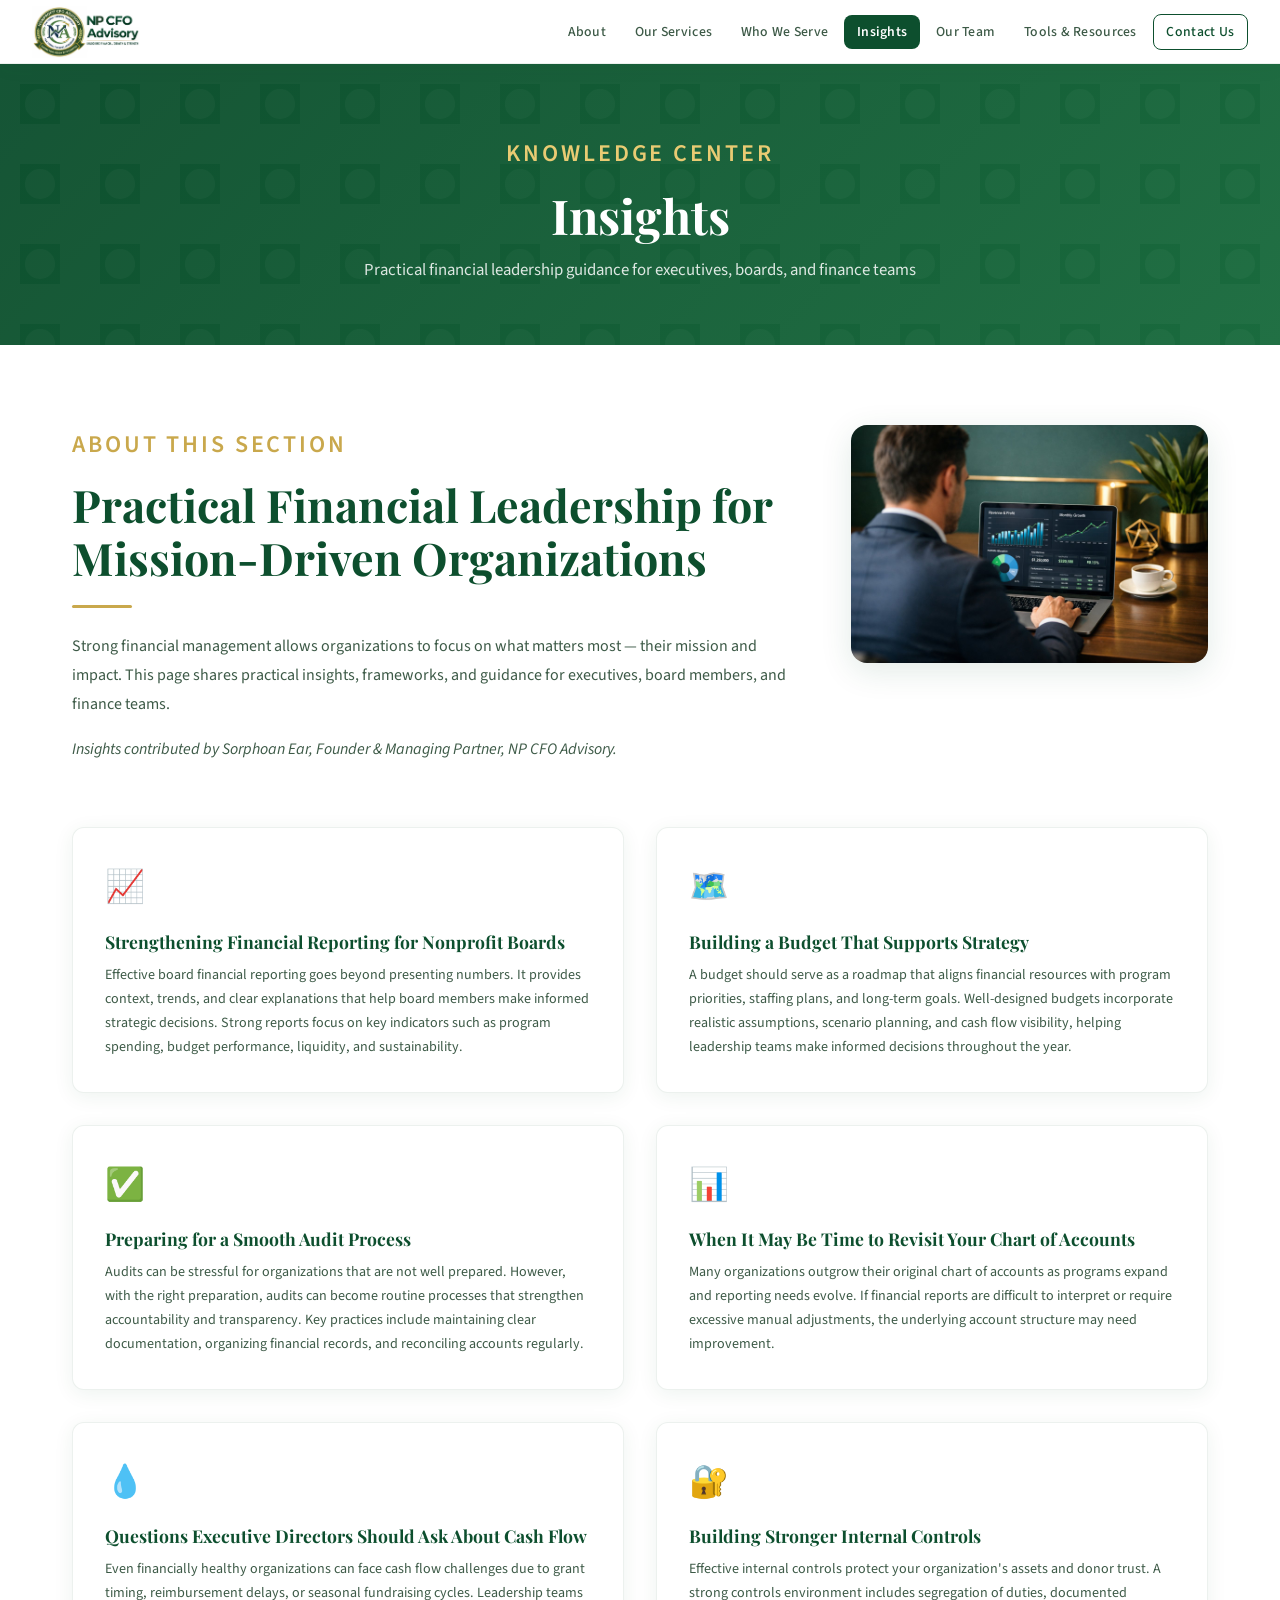
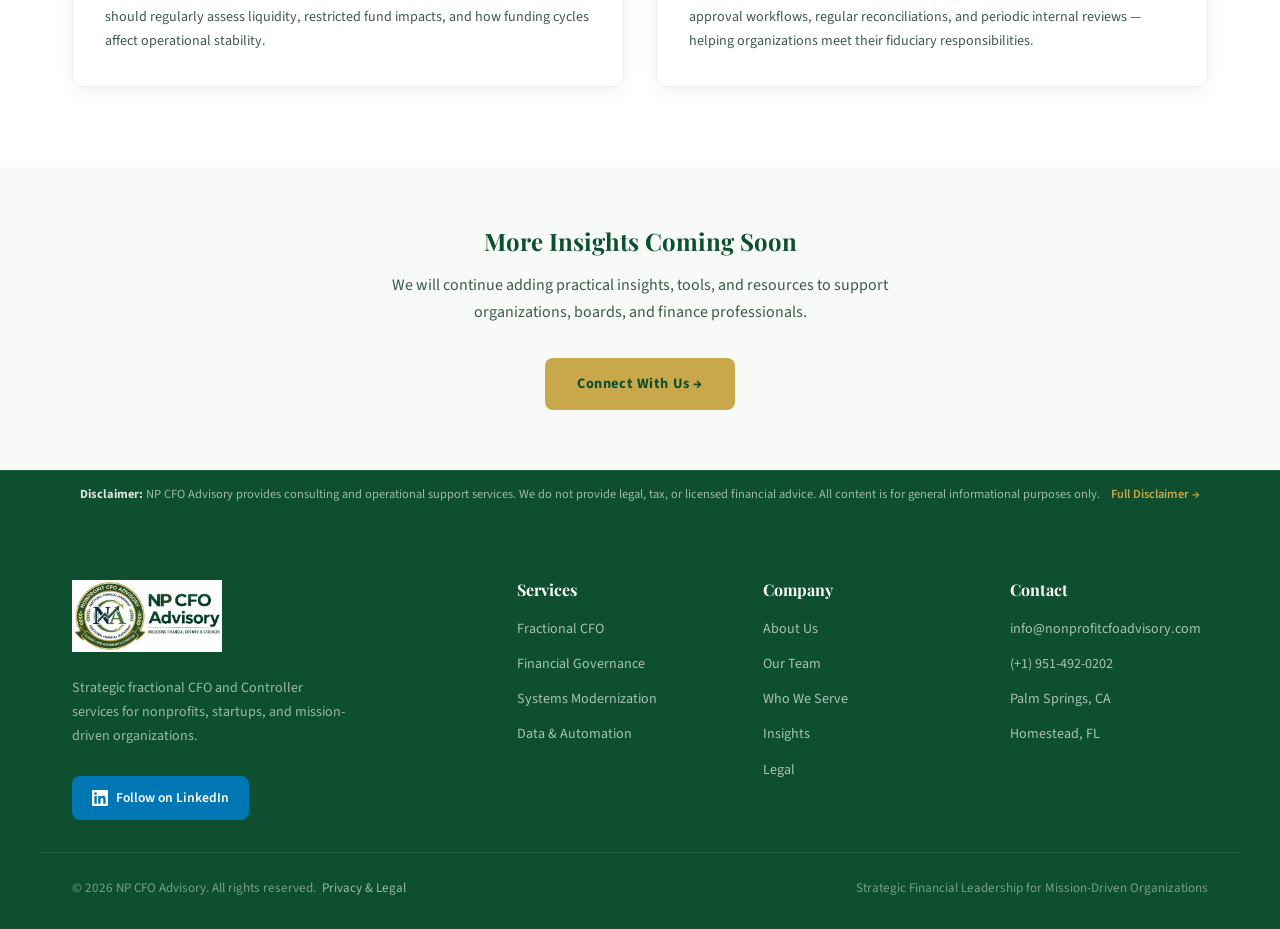
<file: insights.html>
<!DOCTYPE html>
<html lang="en">
<head>
<meta charset="UTF-8">
<meta name="viewport" content="width=device-width,initial-scale=1">
<link rel="icon" type="image/png" sizes="512x512" href="/favicon.png">
<link rel="icon" type="image/png" sizes="192x192" href="/favicon.png">
<link rel="icon" type="image/png" sizes="32x32" href="/favicon.png">
<link rel="icon" type="image/png" sizes="16x16" href="/favicon.png">
<link rel="apple-touch-icon" sizes="180x180" href="/favicon.png">
<title>Insights | Nonprofit CFO Advisory</title>
<meta name="description" content="Financial leadership insights, resources, and guidance for nonprofit executives and finance teams.">
<meta name="robots" content="index, follow">
<link rel="canonical" href="https://www.nonprofitcfoadvisory.com/insights.html">
<link href="https://fonts.googleapis.com/css2?family=Playfair+Display:ital,wght@0,400;0,600;0,700;0,900;1,400&family=Source+Sans+3:wght@300;400;500;600;700&display=swap" rel="stylesheet">
<link rel="stylesheet" href="shared.css">
</head>
<body>
<nav><div class="nav-inner"><a class="nav-logo" href="index.html"><img src="logo.png" alt="Logo"></a><div class="hamburger"><span></span><span></span><span></span></div><ul class="nav-links"><li><a href='index.html'>About</a></li><li><a href='services.html'>Our Services</a></li><li><a href='who-we-serve.html'>Who We Serve</a></li><li><a href='insights.html'>Insights</a></li><li><a href='team.html'>Our Team</a></li><li><a href='tools.html'>Tools & Resources</a></li><li><a href='contact.html' class='nav-cta'>Contact Us</a></li></ul></div></nav>
<div class="page-content">
<section class="page-hero"><div class="container"><span class="section-label" style="color:var(--gold-light);">Knowledge Center</span><h1>Insights</h1><p>Practical financial leadership guidance for executives, boards, and finance teams</p></div></section>
<section style="background:white;padding:80px 0;"><div class="container">
  <div style="display:grid;grid-template-columns:2fr 1fr;gap:4rem;align-items:start;margin-bottom:4rem;">
    <div class="fade-up"><span class="section-label">About This Section</span><h2 class="section-title">Practical Financial Leadership for Mission-Driven Organizations</h2><div class="divider"></div><p style="color:var(--text-mid);line-height:1.8;margin-bottom:1rem;">Strong financial management allows organizations to focus on what matters most — their mission and impact. This page shares practical insights, frameworks, and guidance for executives, board members, and finance teams.</p><p style="color:var(--text-mid);line-height:1.8;font-style:italic;">Insights contributed by Sorphoan Ear, Founder &amp; Managing Partner, NP CFO Advisory.</p></div>
    <div class="fade-up"><img src="[data-uri]" style="width:100%;border-radius:16px;box-shadow:0 8px 32px rgba(13,79,46,0.12);" alt="Insights"></div>
  </div>
  <div class="grid-2" style="gap:2rem;"><div class="insight-card fade-up"><div class="insight-icon">📈</div><h3>Strengthening Financial Reporting for Nonprofit Boards</h3><p>Effective board financial reporting goes beyond presenting numbers. It provides context, trends, and clear explanations that help board members make informed strategic decisions. Strong reports focus on key indicators such as program spending, budget performance, liquidity, and sustainability.</p></div><div class="insight-card fade-up"><div class="insight-icon">🗺️</div><h3>Building a Budget That Supports Strategy</h3><p>A budget should serve as a roadmap that aligns financial resources with program priorities, staffing plans, and long-term goals. Well-designed budgets incorporate realistic assumptions, scenario planning, and cash flow visibility, helping leadership teams make informed decisions throughout the year.</p></div><div class="insight-card fade-up"><div class="insight-icon">✅</div><h3>Preparing for a Smooth Audit Process</h3><p>Audits can be stressful for organizations that are not well prepared. However, with the right preparation, audits can become routine processes that strengthen accountability and transparency. Key practices include maintaining clear documentation, organizing financial records, and reconciling accounts regularly.</p></div><div class="insight-card fade-up"><div class="insight-icon">📊</div><h3>When It May Be Time to Revisit Your Chart of Accounts</h3><p>Many organizations outgrow their original chart of accounts as programs expand and reporting needs evolve. If financial reports are difficult to interpret or require excessive manual adjustments, the underlying account structure may need improvement.</p></div><div class="insight-card fade-up"><div class="insight-icon">💧</div><h3>Questions Executive Directors Should Ask About Cash Flow</h3><p>Even financially healthy organizations can face cash flow challenges due to grant timing, reimbursement delays, or seasonal fundraising cycles. Leadership teams should regularly assess liquidity, restricted fund impacts, and how funding cycles affect operational stability.</p></div><div class="insight-card fade-up"><div class="insight-icon">🔐</div><h3>Building Stronger Internal Controls</h3><p>Effective internal controls protect your organization's assets and donor trust. A strong controls environment includes segregation of duties, documented approval workflows, regular reconciliations, and periodic internal reviews — helping organizations meet their fiduciary responsibilities.</p></div></div>
</div></section>
<section style="background:var(--off-white);padding:60px 0;text-align:center;"><div class="container"><h2 style="font-family:'Playfair Display',serif;color:var(--green-deep);margin-bottom:1rem;">More Insights Coming Soon</h2><p style="color:var(--text-mid);max-width:560px;margin:0 auto 2rem;">We will continue adding practical insights, tools, and resources to support organizations, boards, and finance professionals.</p><a href="contact.html" class="btn-primary">Connect With Us &rarr;</a></div></section>
</div>
<div style="background:var(--green-deep);border-top:1px solid rgba(255,255,255,0.08);padding:0.9rem 0;">
  <div class="container">
    <p style="color:rgba(255,255,255,0.6);font-size:0.78rem;line-height:1.6;margin:0;text-align:center;">
      <strong style="color:rgba(255,255,255,0.85);">Disclaimer:</strong> NP CFO Advisory provides consulting and operational support services. We do not provide legal, tax, or licensed financial advice. All content is for general informational purposes only.
      <a href="legal.html" style="color:var(--gold);text-decoration:none;margin-left:0.5rem;font-weight:600;">Full Disclaimer &rarr;</a>
    </p>
  </div>
</div>
<footer><div class="footer-inner">
  <div class="footer-brand">
    <img src="logo.png" alt="Nonprofit CFO Advisory">
    <p>Strategic fractional CFO and Controller services for nonprofits, startups, and mission-driven organizations.</p>
    <br>
    <a href="https://www.linkedin.com/company/nonprofit-cfo-advisory/" target="_blank" class="linkedin-btn">
      <svg viewBox="0 0 24 24" fill="currentColor" style="width:16px;height:16px;"><path d="M20.447 20.452h-3.554v-5.569c0-1.328-.027-3.037-1.852-3.037-1.853 0-2.136 1.445-2.136 2.939v5.667H9.351V9h3.414v1.561h.046c.477-.9 1.637-1.85 3.37-1.85 3.601 0 4.267 2.37 4.267 5.455v6.286zM5.337 7.433a2.062 2.062 0 0 1-2.063-2.065 2.064 2.064 0 1 1 2.063 2.065zm1.782 13.019H3.555V9h3.564v11.452zM22.225 0H1.771C.792 0 0 .774 0 1.729v20.542C0 23.227.792 24 1.771 24h20.451C23.2 24 24 23.227 24 22.271V1.729C24 .774 23.2 0 22.222 0h.003z"/></svg>
      Follow on LinkedIn
    </a>
  </div>
  <div class="footer-col"><h4>Services</h4><ul>
    <li><a href="services.html">Fractional CFO</a></li>
    <li><a href="services.html">Financial Governance</a></li>
    <li><a href="services.html">Systems Modernization</a></li>
    <li><a href="services.html">Data &amp; Automation</a></li>
  </ul></div>
  <div class="footer-col"><h4>Company</h4><ul>
    <li><a href="index.html">About Us</a></li>
    <li><a href="team.html">Our Team</a></li>
    <li><a href="who-we-serve.html">Who We Serve</a></li>
    <li><a href="insights.html">Insights</a></li>
    <li><a href="legal.html">Legal</a></li>
  </ul></div>
  <div class="footer-col"><h4>Contact</h4><ul>
    <li><a href="mailto:info@nonprofitcfoadvisory.com">info@nonprofitcfoadvisory.com</a></li>
    <li><a href="tel:+19514920202">(+1) 951-492-0202</a></li>
    <li><a href="#">Palm Springs, CA</a></li>
    <li><a href="#">Homestead, FL</a></li>
  </ul></div>
</div>
<div class="footer-bottom">
  <span>&copy; 2026 NP CFO Advisory. All rights reserved. &nbsp;<a href="legal.html" style="color:rgba(255,255,255,0.6);text-decoration:none;font-size:0.82rem;">Privacy &amp; Legal</a></span>
  <span>Strategic Financial Leadership for Mission-Driven Organizations</span>
</div></footer>
<script src="shared.js"></script>
</body></html>
</file>
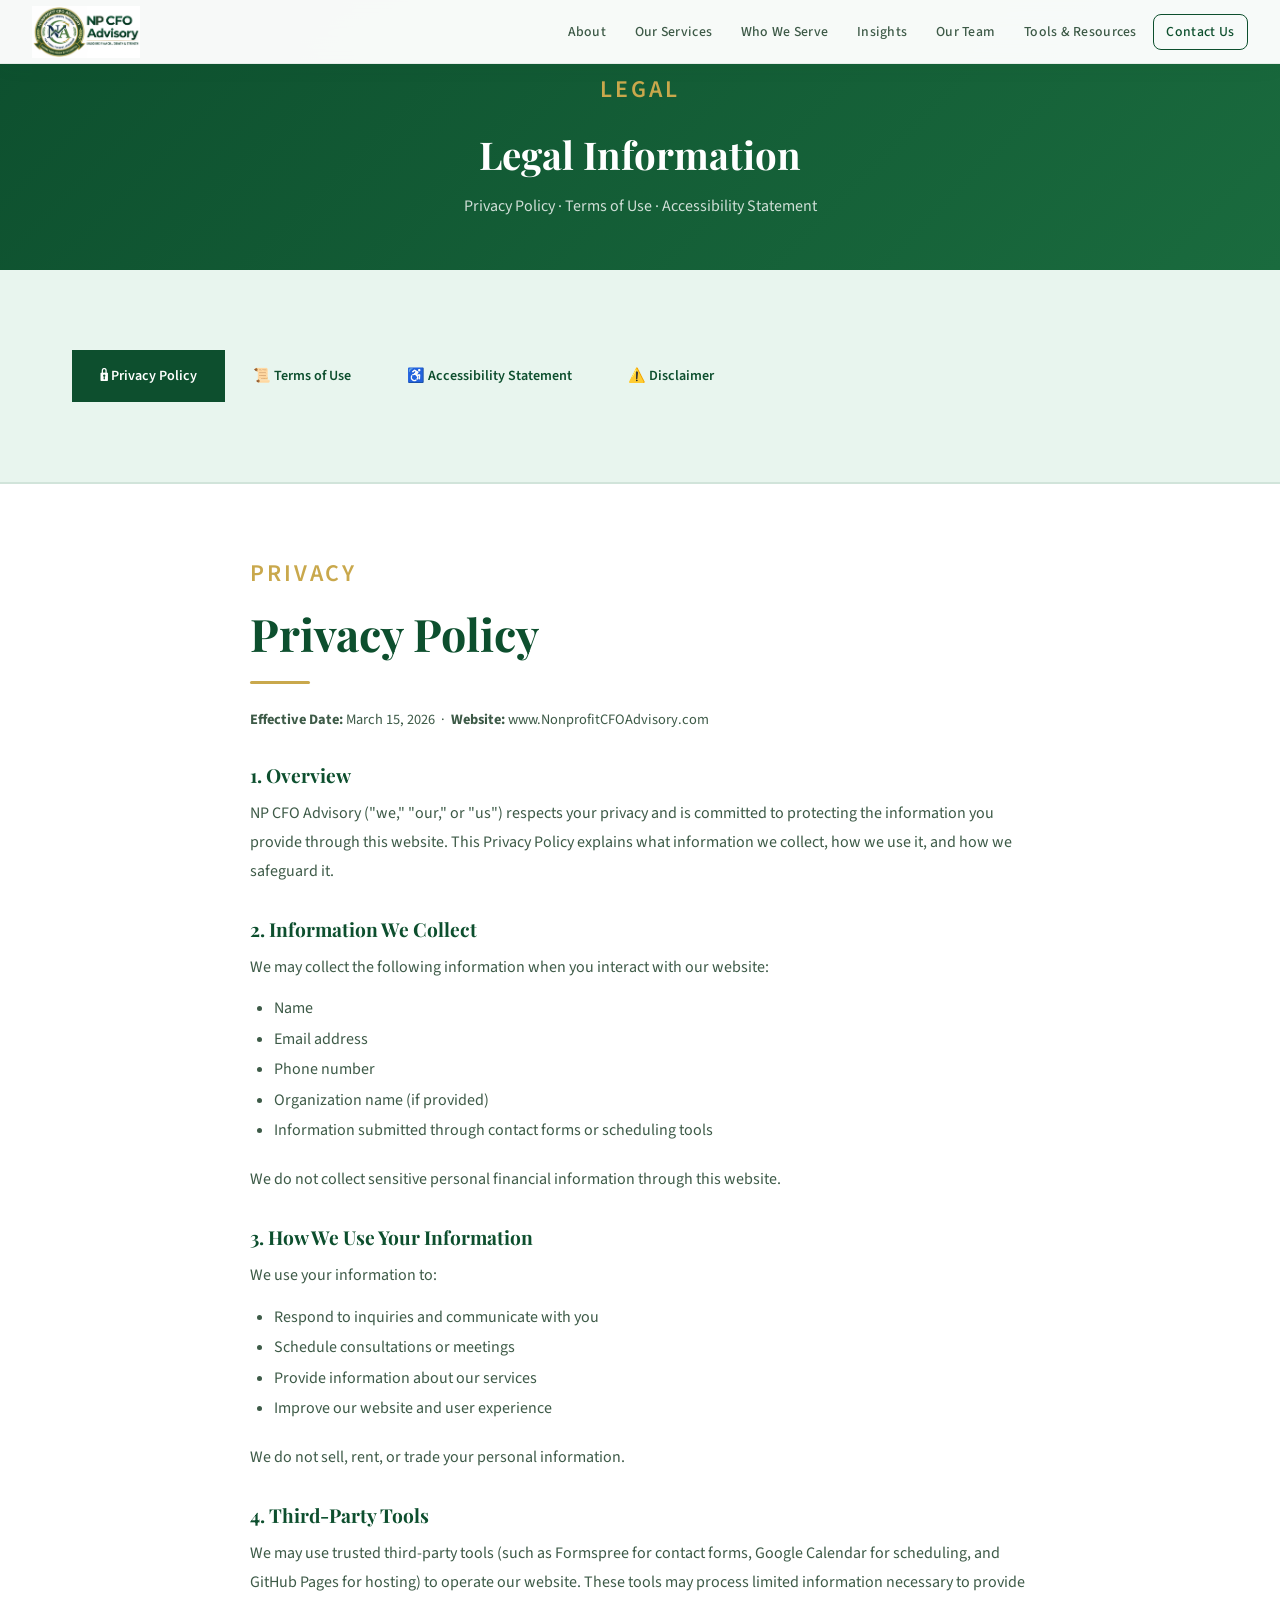
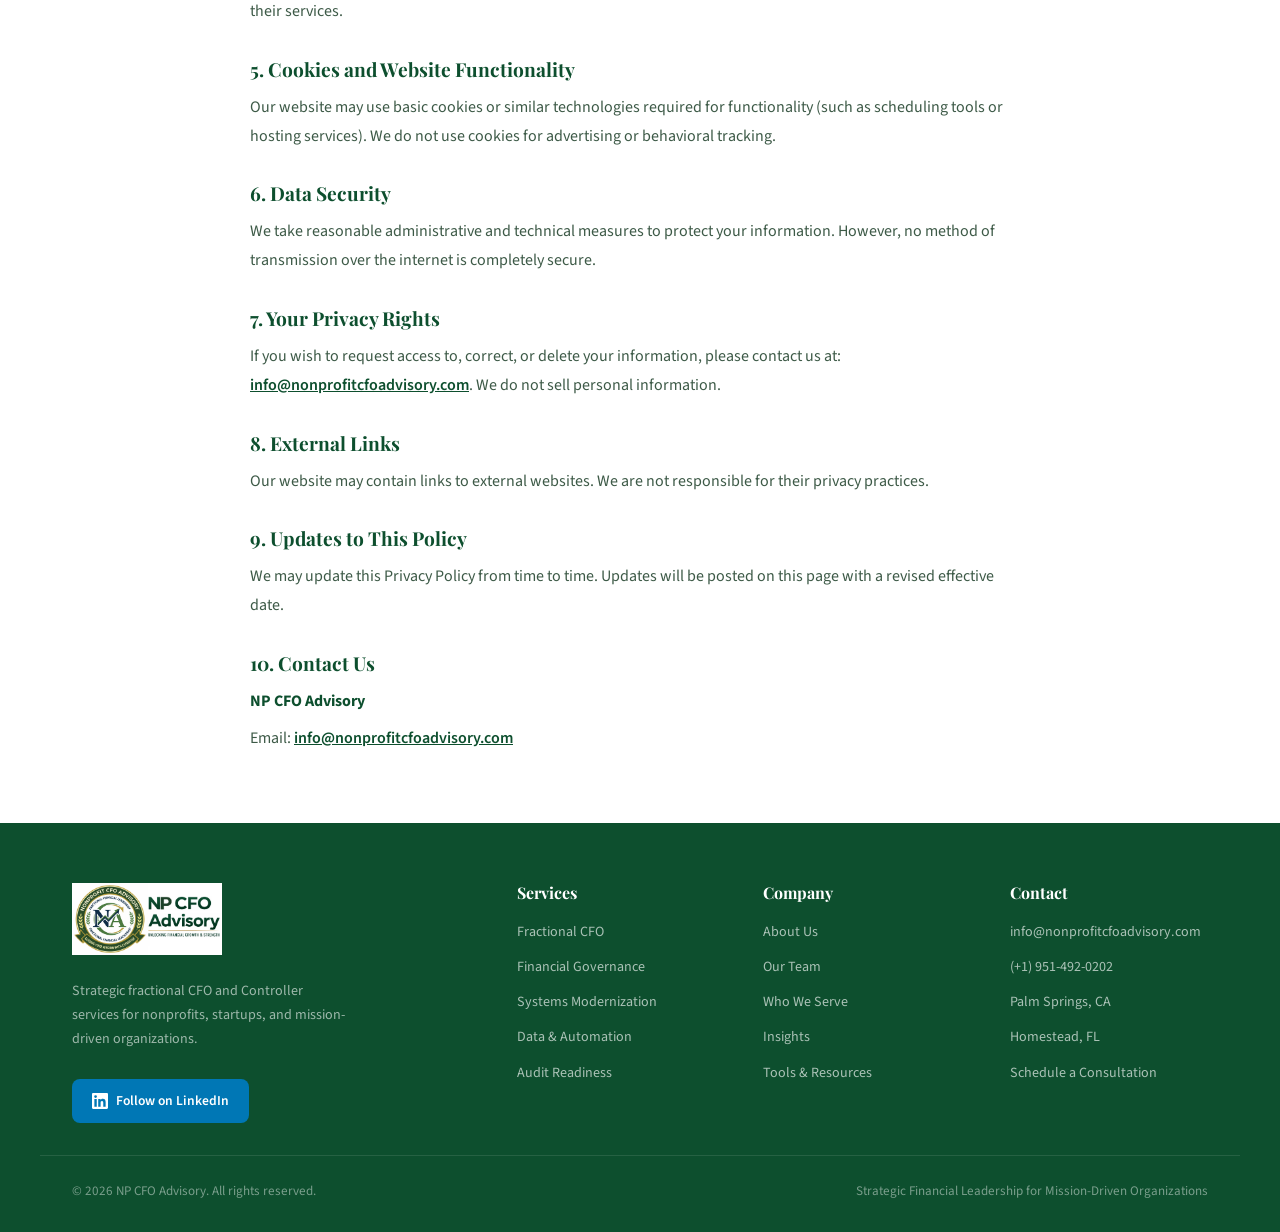
<file: legal.html>
<!DOCTYPE html>
<html lang="en">
<head>
<meta charset="UTF-8">
<meta name="viewport" content="width=device-width,initial-scale=1">
<link rel="icon" type="image/png" sizes="512x512" href="/favicon.png">
<link rel="icon" type="image/png" sizes="192x192" href="/favicon.png">
<link rel="icon" type="image/png" sizes="32x32" href="/favicon.png">
<link rel="icon" type="image/png" sizes="16x16" href="/favicon.png">
<link rel="apple-touch-icon" sizes="180x180" href="/favicon.png">
<title>Legal Information | Nonprofit CFO Advisory</title>
<meta name="description" content="Privacy Policy, Terms of Use, and Accessibility Statement for Nonprofit CFO Advisory.">
<meta name="robots" content="index, follow">
<link rel="canonical" href="https://www.nonprofitcfoadvisory.com/legal.html">
<link href="https://fonts.googleapis.com/css2?family=Playfair+Display:ital,wght@0,400;0,600;0,700;0,900;1,400&family=Source+Sans+3:wght@300;400;500;600;700&display=swap" rel="stylesheet">
<link rel="stylesheet" href="shared.css">
</head><nav><div class="nav-inner"><a class="nav-logo" href="index.html"><img src="logo.png" alt="Logo"></a><div class="hamburger"><span></span><span></span><span></span></div><ul class="nav-links"><li><a href='index.html'>About</a></li><li><a href='services.html'>Our Services</a></li><li><a href='who-we-serve.html'>Who We Serve</a></li><li><a href='insights.html'>Insights</a></li><li><a href='team.html'>Our Team</a></li><li><a href='tools.html'>Tools & Resources</a></li><li><a href='contact.html' class='nav-cta'>Contact Us</a></li></ul></div></nav>

<!-- PAGE HERO -->
<section style="background:linear-gradient(135deg,var(--green-deep) 0%,var(--green-mid) 100%);padding:70px 0 50px;text-align:center;">
  <div class="container">
    <span class="section-label">Legal</span>
    <h1 style="font-family:'Playfair Display',serif;font-size:2.4rem;color:white;margin:0.5rem 0 1rem;">Legal Information</h1>
    <p style="color:rgba(255,255,255,0.8);font-size:1rem;max-width:560px;margin:0 auto;">Privacy Policy &middot; Terms of Use &middot; Accessibility Statement</p>
  </div>
</section>

<!-- TAB NAVIGATION -->
<section style="background:var(--green-pale);border-bottom:2px solid rgba(13,79,46,0.1);position:sticky;top:0;z-index:100;">
  <div class="container">
    <div style="display:flex;gap:0;overflow-x:auto;">
      <button onclick="showTab('privacy')" id="tab-privacy"
        style="padding:1rem 1.75rem;background:var(--green-deep);color:white;border:none;font-family:inherit;font-size:0.88rem;font-weight:600;cursor:pointer;white-space:nowrap;transition:all 0.2s;">
        🔒 Privacy Policy
      </button>
      <button onclick="showTab('terms')" id="tab-terms"
        style="padding:1rem 1.75rem;background:transparent;color:var(--green-deep);border:none;font-family:inherit;font-size:0.88rem;font-weight:600;cursor:pointer;white-space:nowrap;transition:all 0.2s;">
        📜 Terms of Use
      </button>
      <button onclick="showTab('accessibility')" id="tab-accessibility"
        style="padding:1rem 1.75rem;background:transparent;color:var(--green-deep);border:none;font-family:inherit;font-size:0.88rem;font-weight:600;cursor:pointer;white-space:nowrap;transition:all 0.2s;">
        ♿ Accessibility Statement
      </button>
      <button onclick="showTab('disclaimer')" id="tab-disclaimer"
        style="padding:1rem 1.75rem;background:transparent;color:var(--green-deep);border:none;font-family:inherit;font-size:0.88rem;font-weight:600;cursor:pointer;white-space:nowrap;transition:all 0.2s;">
        ⚠️ Disclaimer
      </button>
    </div>
  </div>
</section>

<!-- CONTENT -->
<section style="background:white;padding:70px 0;">
  <div class="container">
    <div style="max-width:780px;margin:0 auto;">

      <!-- PRIVACY POLICY -->
      <div id="section-privacy">
        <span class="section-label">Privacy</span>
        <h2 class="section-title">Privacy Policy</h2>
        <div class="divider"></div>
        <p style="color:var(--text-mid);font-size:0.9rem;margin-bottom:2rem;"><strong>Effective Date:</strong> March 15, 2026 &nbsp;&middot;&nbsp; <strong>Website:</strong> www.NonprofitCFOAdvisory.com</p>

        <h3 style="font-family:'Playfair Display',serif;color:var(--green-deep);font-size:1.2rem;margin:2rem 0 0.75rem;">1. Overview</h3>
        <p style="color:var(--text-mid);line-height:1.8;margin-bottom:1.25rem;">NP CFO Advisory ("we," "our," or "us") respects your privacy and is committed to protecting the information you provide through this website. This Privacy Policy explains what information we collect, how we use it, and how we safeguard it.</p>

        <h3 style="font-family:'Playfair Display',serif;color:var(--green-deep);font-size:1.2rem;margin:2rem 0 0.75rem;">2. Information We Collect</h3>
        <p style="color:var(--text-mid);line-height:1.8;margin-bottom:0.75rem;">We may collect the following information when you interact with our website:</p>
        <ul style="color:var(--text-mid);line-height:1.9;padding-left:1.5rem;margin-bottom:1.25rem;">
          <li>Name</li>
          <li>Email address</li>
          <li>Phone number</li>
          <li>Organization name (if provided)</li>
          <li>Information submitted through contact forms or scheduling tools</li>
        </ul>
        <p style="color:var(--text-mid);line-height:1.8;margin-bottom:1.25rem;">We do not collect sensitive personal financial information through this website.</p>

        <h3 style="font-family:'Playfair Display',serif;color:var(--green-deep);font-size:1.2rem;margin:2rem 0 0.75rem;">3. How We Use Your Information</h3>
        <p style="color:var(--text-mid);line-height:1.8;margin-bottom:0.75rem;">We use your information to:</p>
        <ul style="color:var(--text-mid);line-height:1.9;padding-left:1.5rem;margin-bottom:1.25rem;">
          <li>Respond to inquiries and communicate with you</li>
          <li>Schedule consultations or meetings</li>
          <li>Provide information about our services</li>
          <li>Improve our website and user experience</li>
        </ul>
        <p style="color:var(--text-mid);line-height:1.8;margin-bottom:1.25rem;">We do not sell, rent, or trade your personal information.</p>

        <h3 style="font-family:'Playfair Display',serif;color:var(--green-deep);font-size:1.2rem;margin:2rem 0 0.75rem;">4. Third-Party Tools</h3>
        <p style="color:var(--text-mid);line-height:1.8;margin-bottom:1.25rem;">We may use trusted third-party tools (such as Formspree for contact forms, Google Calendar for scheduling, and GitHub Pages for hosting) to operate our website. These tools may process limited information necessary to provide their services.</p>

        <h3 style="font-family:'Playfair Display',serif;color:var(--green-deep);font-size:1.2rem;margin:2rem 0 0.75rem;">5. Cookies and Website Functionality</h3>
        <p style="color:var(--text-mid);line-height:1.8;margin-bottom:1.25rem;">Our website may use basic cookies or similar technologies required for functionality (such as scheduling tools or hosting services). We do not use cookies for advertising or behavioral tracking.</p>

        <h3 style="font-family:'Playfair Display',serif;color:var(--green-deep);font-size:1.2rem;margin:2rem 0 0.75rem;">6. Data Security</h3>
        <p style="color:var(--text-mid);line-height:1.8;margin-bottom:1.25rem;">We take reasonable administrative and technical measures to protect your information. However, no method of transmission over the internet is completely secure.</p>

        <h3 style="font-family:'Playfair Display',serif;color:var(--green-deep);font-size:1.2rem;margin:2rem 0 0.75rem;">7. Your Privacy Rights</h3>
        <p style="color:var(--text-mid);line-height:1.8;margin-bottom:0.75rem;">If you wish to request access to, correct, or delete your information, please contact us at: <a href="mailto:info@nonprofitcfoadvisory.com" style="color:var(--green-deep);font-weight:600;">info@nonprofitcfoadvisory.com</a>. We do not sell personal information.</p>

        <h3 style="font-family:'Playfair Display',serif;color:var(--green-deep);font-size:1.2rem;margin:2rem 0 0.75rem;">8. External Links</h3>
        <p style="color:var(--text-mid);line-height:1.8;margin-bottom:1.25rem;">Our website may contain links to external websites. We are not responsible for their privacy practices.</p>

        <h3 style="font-family:'Playfair Display',serif;color:var(--green-deep);font-size:1.2rem;margin:2rem 0 0.75rem;">9. Updates to This Policy</h3>
        <p style="color:var(--text-mid);line-height:1.8;margin-bottom:1.25rem;">We may update this Privacy Policy from time to time. Updates will be posted on this page with a revised effective date.</p>

        <h3 style="font-family:'Playfair Display',serif;color:var(--green-deep);font-size:1.2rem;margin:2rem 0 0.75rem;">10. Contact Us</h3>
        <p style="color:var(--text-mid);line-height:1.8;margin-bottom:0.5rem;"><strong style="color:var(--green-deep);">NP CFO Advisory</strong></p>
        <p style="color:var(--text-mid);line-height:1.8;">Email: <a href="mailto:info@nonprofitcfoadvisory.com" style="color:var(--green-deep);font-weight:600;">info@nonprofitcfoadvisory.com</a></p>
      </div>

      <!-- TERMS OF USE -->
      <div id="section-terms" style="display:none;">
        <span class="section-label">Terms</span>
        <h2 class="section-title">Terms of Use</h2>
        <div class="divider"></div>
        <p style="color:var(--text-mid);font-size:0.9rem;margin-bottom:2rem;"><strong>Effective Date:</strong> March 15, 2026 &nbsp;&middot;&nbsp; <strong>Website:</strong> www.NonprofitCFOAdvisory.com</p>

        <h3 style="font-family:'Playfair Display',serif;color:var(--green-deep);font-size:1.2rem;margin:2rem 0 0.75rem;">1. Acceptance of Terms</h3>
        <p style="color:var(--text-mid);line-height:1.8;margin-bottom:1.25rem;">By accessing this website, you agree to these Terms of Use. If you do not agree, please do not use this site.</p>

        <h3 style="font-family:'Playfair Display',serif;color:var(--green-deep);font-size:1.2rem;margin:2rem 0 0.75rem;">2. Informational Purpose Only</h3>
        <p style="color:var(--text-mid);line-height:1.8;margin-bottom:1.25rem;">All content on this website is provided for general informational purposes only. It does not constitute financial, legal, or tax advice, and should not be relied upon as such.</p>

        <h3 style="font-family:'Playfair Display',serif;color:var(--green-deep);font-size:1.2rem;margin:2rem 0 0.75rem;">3. No Client Relationship</h3>
        <p style="color:var(--text-mid);line-height:1.8;margin-bottom:1.25rem;">Use of this website, including submitting a contact form or scheduling a call, does not create a client relationship. A formal engagement is established only through a signed agreement.</p>

        <h3 style="font-family:'Playfair Display',serif;color:var(--green-deep);font-size:1.2rem;margin:2rem 0 0.75rem;">4. Services Disclaimer</h3>
        <p style="color:var(--text-mid);line-height:1.8;margin-bottom:1.25rem;">While we strive to provide accurate and current information, we make no guarantees regarding completeness, accuracy, or outcomes.</p>

        <h3 style="font-family:'Playfair Display',serif;color:var(--green-deep);font-size:1.2rem;margin:2rem 0 0.75rem;">5. Limitation of Liability</h3>
        <p style="color:var(--text-mid);line-height:1.8;margin-bottom:1.25rem;">To the fullest extent permitted by law, NP CFO Advisory shall not be liable for any direct, indirect, incidental, or consequential damages arising from the use of this website.</p>

        <h3 style="font-family:'Playfair Display',serif;color:var(--green-deep);font-size:1.2rem;margin:2rem 0 0.75rem;">6. Intellectual Property</h3>
        <p style="color:var(--text-mid);line-height:1.8;margin-bottom:1.25rem;">All content on this website — including text, branding, frameworks, and materials — is the property of NP CFO Advisory. You may not copy, reproduce, or distribute content without prior written permission.</p>

        <h3 style="font-family:'Playfair Display',serif;color:var(--green-deep);font-size:1.2rem;margin:2rem 0 0.75rem;">7. Acceptable Use</h3>
        <p style="color:var(--text-mid);line-height:1.8;margin-bottom:0.75rem;">You agree not to:</p>
        <ul style="color:var(--text-mid);line-height:1.9;padding-left:1.5rem;margin-bottom:1.25rem;">
          <li>Misuse the website</li>
          <li>Attempt unauthorized access</li>
          <li>Interfere with site functionality</li>
        </ul>

        <h3 style="font-family:'Playfair Display',serif;color:var(--green-deep);font-size:1.2rem;margin:2rem 0 0.75rem;">8. Third-Party Links</h3>
        <p style="color:var(--text-mid);line-height:1.8;margin-bottom:1.25rem;">This website may include links to third-party websites. We are not responsible for their content or practices.</p>

        <h3 style="font-family:'Playfair Display',serif;color:var(--green-deep);font-size:1.2rem;margin:2rem 0 0.75rem;">9. Governing Law</h3>
        <p style="color:var(--text-mid);line-height:1.8;margin-bottom:1.25rem;">These Terms are governed by the laws of the State of California, United States.</p>

        <h3 style="font-family:'Playfair Display',serif;color:var(--green-deep);font-size:1.2rem;margin:2rem 0 0.75rem;">10. Changes to Terms</h3>
        <p style="color:var(--text-mid);line-height:1.8;margin-bottom:1.25rem;">We may update these Terms at any time. Continued use of the website constitutes acceptance of the updated Terms.</p>

        <h3 style="font-family:'Playfair Display',serif;color:var(--green-deep);font-size:1.2rem;margin:2rem 0 0.75rem;">11. Contact</h3>
        <p style="color:var(--text-mid);line-height:1.8;margin-bottom:0.5rem;"><strong style="color:var(--green-deep);">NP CFO Advisory</strong></p>
        <p style="color:var(--text-mid);line-height:1.8;">Email: <a href="mailto:info@nonprofitcfoadvisory.com" style="color:var(--green-deep);font-weight:600;">info@nonprofitcfoadvisory.com</a></p>
      </div>

      <!-- ACCESSIBILITY STATEMENT -->
      <div id="section-accessibility" style="display:none;">
        <span class="section-label">Accessibility</span>
        <h2 class="section-title">Accessibility Statement</h2>
        <div class="divider"></div>
        <p style="color:var(--text-mid);font-size:0.9rem;margin-bottom:2rem;"><strong>Effective Date:</strong> March 15, 2026</p>

        <p style="color:var(--text-mid);line-height:1.8;margin-bottom:1.5rem;">NP CFO Advisory is committed to ensuring digital accessibility for all users, including individuals with disabilities.</p>

        <h3 style="font-family:'Playfair Display',serif;color:var(--green-deep);font-size:1.2rem;margin:2rem 0 0.75rem;">1. Our Commitment</h3>
        <p style="color:var(--text-mid);line-height:1.8;margin-bottom:1.25rem;">We strive to make our website accessible and user-friendly for everyone, regardless of ability or technology.</p>

        <h3 style="font-family:'Playfair Display',serif;color:var(--green-deep);font-size:1.2rem;margin:2rem 0 0.75rem;">2. Accessibility Approach</h3>
        <p style="color:var(--text-mid);line-height:1.8;margin-bottom:1.25rem;">We aim to follow generally accepted best practices and standards, including elements of the Web Content Accessibility Guidelines (WCAG).</p>

        <h3 style="font-family:'Playfair Display',serif;color:var(--green-deep);font-size:1.2rem;margin:2rem 0 0.75rem;">3. Ongoing Improvements</h3>
        <p style="color:var(--text-mid);line-height:1.8;margin-bottom:1.25rem;">Accessibility is an ongoing effort. We continue to review and improve our website to enhance usability and accessibility.</p>

        <h3 style="font-family:'Playfair Display',serif;color:var(--green-deep);font-size:1.2rem;margin:2rem 0 0.75rem;">4. Feedback</h3>
        <p style="color:var(--text-mid);line-height:1.8;margin-bottom:1.25rem;">If you experience any difficulty accessing content on our website or have suggestions for improvement, we welcome your feedback. Please contact us at: <a href="mailto:info@nonprofitcfoadvisory.com" style="color:var(--green-deep);font-weight:600;">info@nonprofitcfoadvisory.com</a></p>

        <h3 style="font-family:'Playfair Display',serif;color:var(--green-deep);font-size:1.2rem;margin:2rem 0 0.75rem;">5. Assistance</h3>
        <p style="color:var(--text-mid);line-height:1.8;margin-bottom:1.25rem;">If you need assistance accessing any part of our website, we will make reasonable efforts to provide the information you need in an accessible format.</p>
      </div>

      <!-- DISCLAIMER -->
      <div id="section-disclaimer" style="display:none;">
        <span class="section-label">Disclaimer</span>
        <h2 class="section-title">Disclaimer</h2>
        <div class="divider"></div>

        <p style="color:var(--text-mid);line-height:1.8;margin-bottom:1.5rem;">NP CFO Advisory provides business consulting, operational support, and system implementation services. We do not provide legal, tax, or licensed financial advice. All information, guidance, templates, and materials are provided for general informational purposes only and should not be relied upon as a substitute for advice from qualified legal, tax, or licensed professionals.</p>

        <p style="color:var(--text-mid);line-height:1.8;margin-bottom:1.5rem;">We provide guidance and support throughout the business setup process; however, all official registrations, filings, approvals, and compliance obligations are the responsibility of the client or their designated providers. Any templates or sample documents provided are for general reference only and should be reviewed by a qualified attorney before use.</p>

        <p style="color:var(--text-mid);line-height:1.8;margin-bottom:1.5rem;">We make no guarantees regarding business outcomes, regulatory approvals, or third-party services.</p>

        <div style="background:var(--green-pale);border-left:4px solid var(--gold);padding:1.25rem 1.5rem;border-radius:0 8px 8px 0;margin-top:2rem;">
          <p style="color:var(--green-deep);font-size:0.88rem;line-height:1.7;margin:0;"><strong>Questions?</strong> If you have any questions about this disclaimer or our scope of services, please contact us at <a href="mailto:info@nonprofitcfoadvisory.com" style="color:var(--green-deep);font-weight:600;">info@nonprofitcfoadvisory.com</a>.</p>
        </div>
      </div>

    </div>
  </div>
</section>

<script>
function showTab(tab) {
  ['privacy','terms','accessibility','disclaimer'].forEach(function(t) {
    document.getElementById('section-' + t).style.display = t === tab ? 'block' : 'none';
    var btn = document.getElementById('tab-' + t);
    btn.style.background = t === tab ? 'var(--green-deep)' : 'transparent';
    btn.style.color = t === tab ? 'white' : 'var(--green-deep)';
  });
}
</script>

<footer><div class="footer-inner">
  <div class="footer-brand">
    <img src="logo.png" alt="Nonprofit CFO Advisory">
    <p>Strategic fractional CFO and Controller services for nonprofits, startups, and mission-driven organizations.</p>
    <br>
    <a href="https://www.linkedin.com/company/nonprofit-cfo-advisory/" target="_blank" class="linkedin-btn">
      <svg viewBox="0 0 24 24" fill="currentColor" style="width:16px;height:16px;"><path d="M20.447 20.452h-3.554v-5.569c0-1.328-.027-3.037-1.852-3.037-1.853 0-2.136 1.445-2.136 2.939v5.667H9.351V9h3.414v1.561h.046c.477-.9 1.637-1.85 3.37-1.85 3.601 0 4.267 2.37 4.267 5.455v6.286zM5.337 7.433a2.062 2.062 0 0 1-2.063-2.065 2.064 2.064 0 1 1 2.063 2.065zm1.782 13.019H3.555V9h3.564v11.452zM22.225 0H1.771C.792 0 0 .774 0 1.729v20.542C0 23.227.792 24 1.771 24h20.451C23.2 24 24 23.227 24 22.271V1.729C24 .774 23.2 0 22.222 0h.003z"/></svg>
      Follow on LinkedIn
    </a>
  </div>
  <div class="footer-col"><h4>Services</h4><ul>
    <li><a href="services.html">Fractional CFO</a></li>
    <li><a href="services.html">Financial Governance</a></li>
    <li><a href="services.html">Systems Modernization</a></li>
    <li><a href="services.html">Data &amp; Automation</a></li>
    <li><a href="services.html">Audit Readiness</a></li>
  </ul></div>
  <div class="footer-col"><h4>Company</h4><ul>
    <li><a href="index.html">About Us</a></li>
    <li><a href="team.html">Our Team</a></li>
    <li><a href="who-we-serve.html">Who We Serve</a></li>
    <li><a href="insights.html">Insights</a></li>
    <li><a href="tools.html">Tools &amp; Resources</a></li>
  </ul></div>
  <div class="footer-col"><h4>Contact</h4><ul>
    <li><a href="mailto:info@nonprofitcfoadvisory.com">info@nonprofitcfoadvisory.com</a></li>
    <li><a href="tel:+19514920202">(+1) 951-492-0202</a></li>
    <li><a href="#">Palm Springs, CA</a></li>
    <li><a href="#">Homestead, FL</a></li>
    <li><a href="contact.html">Schedule a Consultation</a></li>
  </ul></div>
</div>
<div class="footer-bottom">
  <span>&copy; 2026 NP CFO Advisory. All rights reserved.</span>
  <span>Strategic Financial Leadership for Mission-Driven Organizations</span>
</div></footer>
<script src="shared.js"></script>
</body></html>
</file>
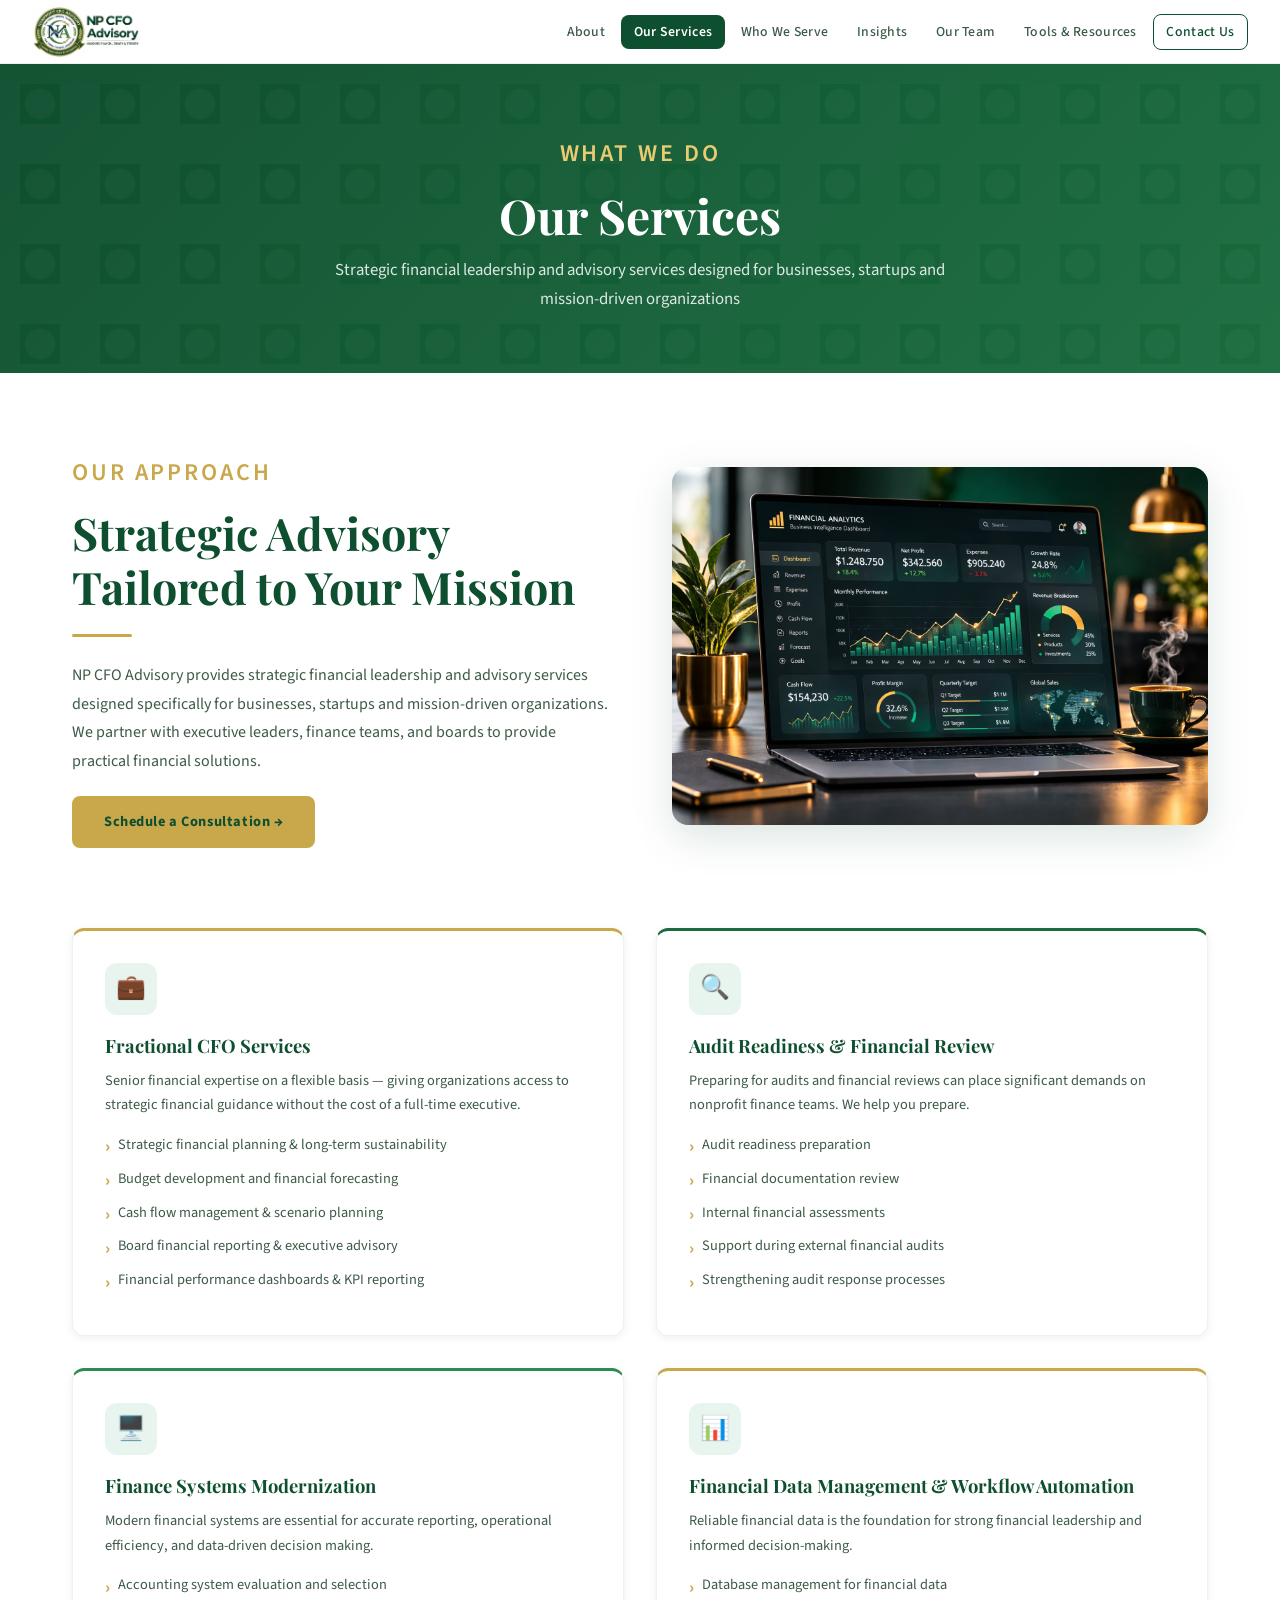
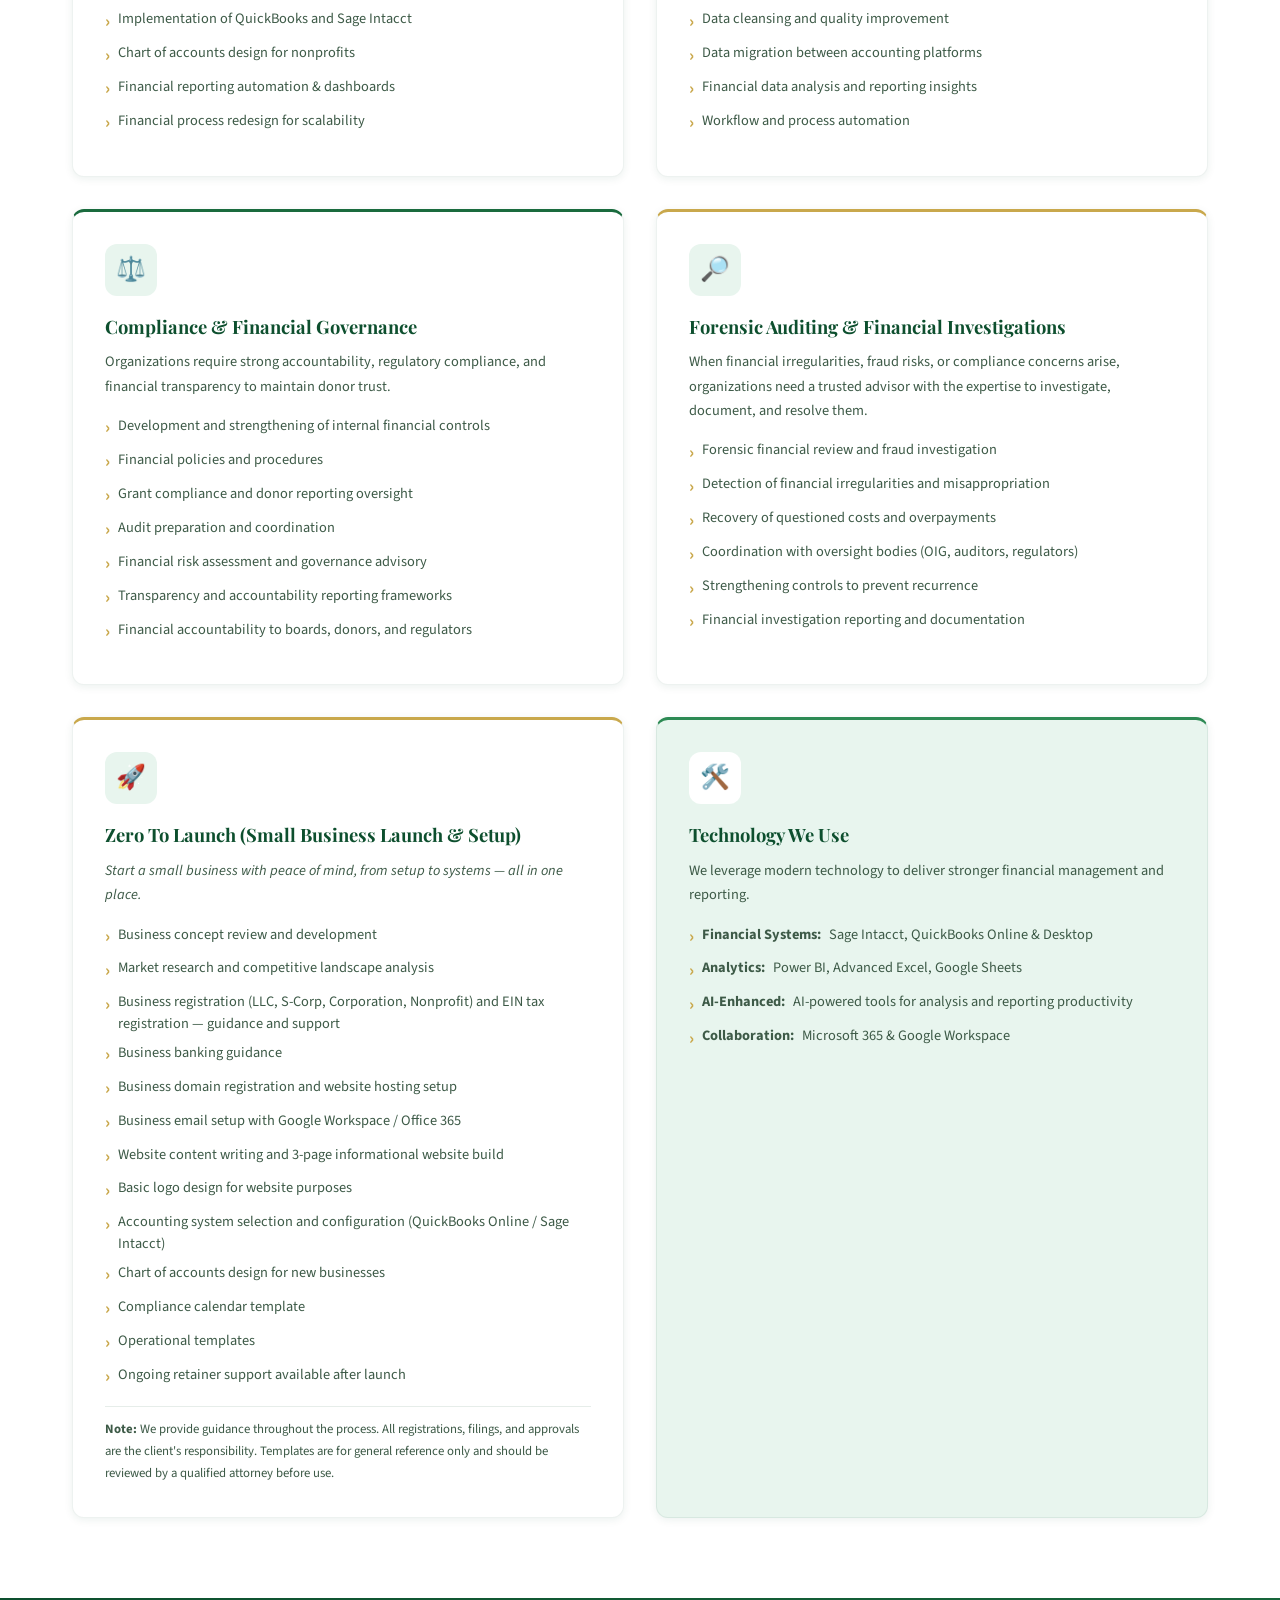
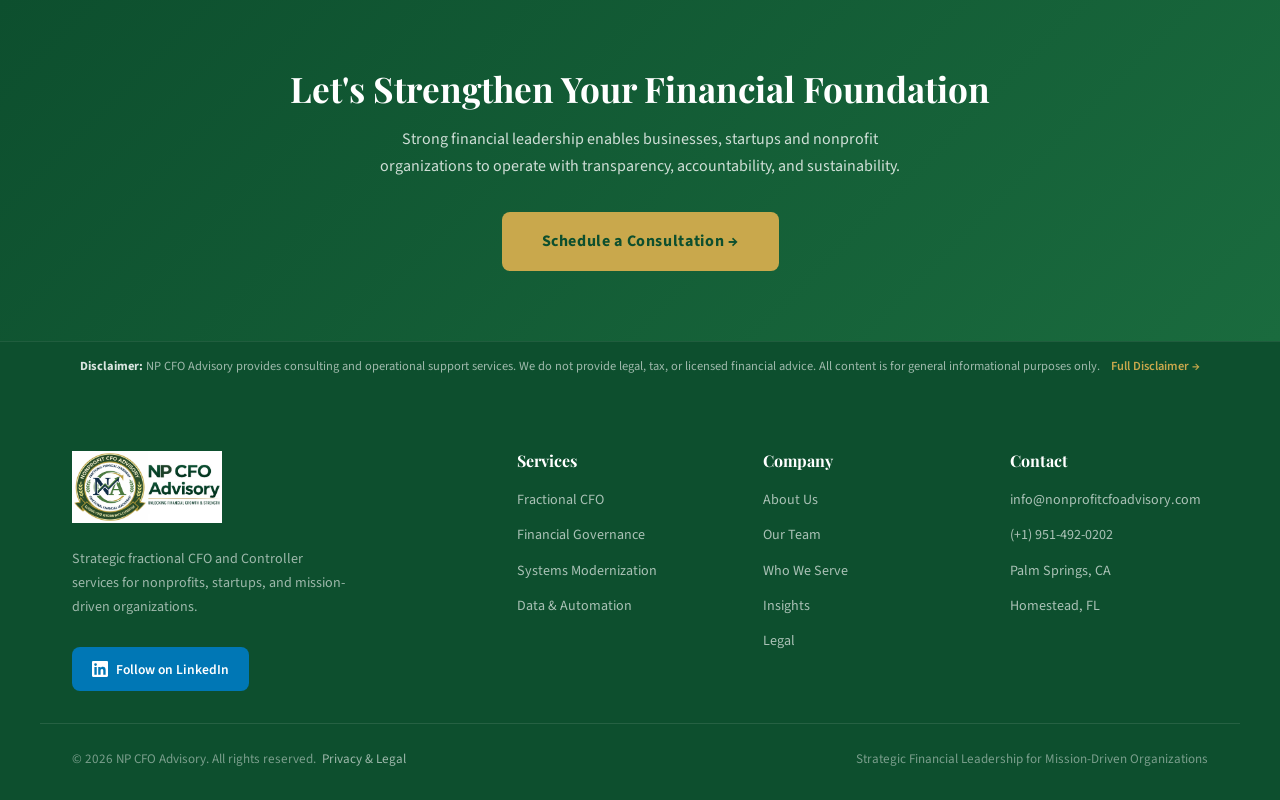
<file: services.html>
<!DOCTYPE html>
<html lang="en">
<head>
<meta charset="UTF-8">
<meta name="viewport" content="width=device-width,initial-scale=1">
<link rel="icon" type="image/png" sizes="512x512" href="/favicon.png">
<link rel="icon" type="image/png" sizes="192x192" href="/favicon.png">
<link rel="icon" type="image/png" sizes="32x32" href="/favicon.png">
<link rel="icon" type="image/png" sizes="16x16" href="/favicon.png">
<link rel="apple-touch-icon" sizes="180x180" href="/favicon.png">
<title>Our Services | Nonprofit CFO Advisory</title>
<meta name="description" content="From fractional CFO and forensic auditing to financial systems modernization and compliance — explore our full range of nonprofit advisory services.">
<meta name="robots" content="index, follow">
<link rel="canonical" href="https://www.nonprofitcfoadvisory.com/services.html">
<link href="https://fonts.googleapis.com/css2?family=Playfair+Display:ital,wght@0,400;0,600;0,700;0,900;1,400&family=Source+Sans+3:wght@300;400;500;600;700&display=swap" rel="stylesheet">
<link rel="stylesheet" href="shared.css">
<style>
.service-list { list-style: none; padding: 0; margin: 0; }
.service-list li {
  display: flex;
  align-items: flex-start;
  gap: 0.5rem;
  margin-bottom: 0.45rem;
  font-size: 0.9rem;
  color: var(--text-mid);
  line-height: 1.5;
}
.service-list li::before {
  content: '›';
  color: var(--gold);
  font-weight: 700;
  font-size: 1.1rem;
  flex-shrink: 0;
  margin-top: 0.02em;
}
</style>
</head>
<body>
<nav><div class="nav-inner"><a class="nav-logo" href="index.html"><img src="logo.png" alt="Logo"></a><div class="hamburger"><span></span><span></span><span></span></div><ul class="nav-links"><li><a href='index.html'>About</a></li><li><a href='services.html'>Our Services</a></li><li><a href='who-we-serve.html'>Who We Serve</a></li><li><a href='insights.html'>Insights</a></li><li><a href='team.html'>Our Team</a></li><li><a href='tools.html'>Tools & Resources</a></li><li><a href='contact.html' class='nav-cta'>Contact Us</a></li></ul></div></nav>
<div class="page-content">
<section class="page-hero">
  <div class="container">
    <span class="section-label" style="color:var(--gold-light);">What We Do</span>
    <h1>Our Services</h1>
    <p>Strategic financial leadership and advisory services designed for businesses, startups and mission-driven organizations</p>
  </div>
</section>

<section style="background:white;padding:80px 0;">
  <div class="container">
    <div style="display:grid;grid-template-columns:1fr 1fr;gap:4rem;align-items:center;margin-bottom:5rem;">
      <div class="fade-up">
        <span class="section-label">Our Approach</span>
        <h2 class="section-title">Strategic Advisory Tailored to Your Mission</h2>
        <div class="divider"></div>
        <p style="color:var(--text-mid);line-height:1.8;margin-bottom:1.25rem;">NP CFO Advisory provides strategic financial leadership and advisory services designed specifically for businesses, startups and mission-driven organizations. We partner with executive leaders, finance teams, and boards to provide practical financial solutions.</p>
        <a href="contact.html" class="btn-primary" style="display:inline-flex;">Schedule a Consultation →</a>
      </div>
      <div class="fade-up">
        <img src="[data-uri]" style="width:100%;border-radius:16px;box-shadow:0 12px 40px rgba(13,79,46,0.15);" alt="Financial Services">
      </div>
    </div>

    <!-- Services Grid -->
    <div style="display:grid;grid-template-columns:repeat(2,1fr);gap:2rem;">

      <div class="card fade-up" style="border-top:3px solid var(--gold);">
        <div class="card-icon">💼</div>
        <h3>Fractional CFO Services</h3>
        <p style="margin-bottom:1rem;">Senior financial expertise on a flexible basis — giving organizations access to strategic financial guidance without the cost of a full-time executive.</p>
        <ul class="service-list" style="list-style:none;padding:0;">
          <li>Strategic financial planning & long-term sustainability</li>
          <li>Budget development and financial forecasting</li>
          <li>Cash flow management & scenario planning</li>
          <li>Board financial reporting & executive advisory</li>
          <li>Financial performance dashboards & KPI reporting</li>
        </ul>
      </div>

      <div class="card fade-up" style="border-top:3px solid var(--green-mid);">
        <div class="card-icon">🔍</div>
        <h3>Audit Readiness & Financial Review</h3>
        <p style="margin-bottom:1rem;">Preparing for audits and financial reviews can place significant demands on nonprofit finance teams. We help you prepare.</p>
        <ul class="service-list" style="list-style:none;padding:0;">
          <li>Audit readiness preparation</li>
          <li>Financial documentation review</li>
          <li>Internal financial assessments</li>
          <li>Support during external financial audits</li>
          <li>Strengthening audit response processes</li>
        </ul>
      </div>

      <div class="card fade-up" style="border-top:3px solid var(--green-light);">
        <div class="card-icon">🖥️</div>
        <h3>Finance Systems Modernization</h3>
        <p style="margin-bottom:1rem;">Modern financial systems are essential for accurate reporting, operational efficiency, and data-driven decision making.</p>
        <ul class="service-list" style="list-style:none;padding:0;">
          <li>Accounting system evaluation and selection</li>
          <li>Implementation of QuickBooks and Sage Intacct</li>
          <li>Chart of accounts design for nonprofits</li>
          <li>Financial reporting automation & dashboards</li>
          <li>Financial process redesign for scalability</li>
        </ul>
      </div>

      <div class="card fade-up" style="border-top:3px solid var(--gold);">
        <div class="card-icon">📊</div>
        <h3>Financial Data Management & Workflow Automation</h3>
        <p style="margin-bottom:1rem;">Reliable financial data is the foundation for strong financial leadership and informed decision-making.</p>
        <ul class="service-list" style="list-style:none;padding:0;">
          <li>Database management for financial data</li>
          <li>Data cleansing and quality improvement</li>
          <li>Data migration between accounting platforms</li>
          <li>Financial data analysis and reporting insights</li>
          <li>Workflow and process automation</li>
        </ul>
      </div>

      <div class="card fade-up" style="border-top:3px solid var(--green-mid);">
        <div class="card-icon">⚖️</div>
        <h3>Compliance & Financial Governance</h3>
        <p style="margin-bottom:1rem;">Organizations require strong accountability, regulatory compliance, and financial transparency to maintain donor trust.</p>
        <ul class="service-list" style="list-style:none;padding:0;">
          <li>Development and strengthening of internal financial controls</li>
          <li>Financial policies and procedures</li>
          <li>Grant compliance and donor reporting oversight</li>
          <li>Audit preparation and coordination</li>
          <li>Financial risk assessment and governance advisory</li>
          <li>Transparency and accountability reporting frameworks</li>
          <li>Financial accountability to boards, donors, and regulators</li>
        </ul>
      </div>

      <div class="card fade-up" style="border-top:3px solid var(--gold);">
        <div class="card-icon">🔎</div>
        <h3>Forensic Auditing &amp; Financial Investigations</h3>
        <p style="margin-bottom:1rem;">When financial irregularities, fraud risks, or compliance concerns arise, organizations need a trusted advisor with the expertise to investigate, document, and resolve them.</p>
        <ul class="service-list" style="list-style:none;padding:0;">
          <li>Forensic financial review and fraud investigation</li>
          <li>Detection of financial irregularities and misappropriation</li>
          <li>Recovery of questioned costs and overpayments</li>
          <li>Coordination with oversight bodies (OIG, auditors, regulators)</li>
          <li>Strengthening controls to prevent recurrence</li>
          <li>Financial investigation reporting and documentation</li>
        </ul>
      </div>


      <div class="card fade-up" style="border-top:3px solid var(--gold);">
        <div class="card-icon">🚀</div>
        <h3>Zero To Launch (Small Business Launch &amp; Setup)</h3>
        <p style="margin-bottom:1rem;font-style:italic;color:var(--text-mid);font-size:0.9rem;">Start a small business with peace of mind, from setup to systems — all in one place.</p>
        <ul class="service-list">
          <li>Business concept review and development</li>
          <li>Market research and competitive landscape analysis</li>
          <li>Business registration (LLC, S-Corp, Corporation, Nonprofit) and EIN tax registration — guidance and support</li>
          <li>Business banking guidance</li>
          <li>Business domain registration and website hosting setup</li>
          <li>Business email setup with Google Workspace / Office 365</li>
          <li>Website content writing and 3-page informational website build</li>
          <li>Basic logo design for website purposes</li>
          <li>Accounting system selection and configuration (QuickBooks Online / Sage Intacct)</li>
          <li>Chart of accounts design for new businesses</li>
          <li>Compliance calendar template</li>
          <li>Operational templates</li>
          <li>Ongoing retainer support available after launch</li>
        </ul>
        <p style="font-size:0.8rem;color:var(--text-mid);margin-top:1rem;padding-top:0.75rem;border-top:1px solid rgba(13,79,46,0.1);"><strong>Note:</strong> We provide guidance throughout the process. All registrations, filings, and approvals are the client's responsibility. Templates are for general reference only and should be reviewed by a qualified attorney before use.</p>
      </div>
      <div class="card fade-up" style="border-top:3px solid var(--green-light);background:var(--green-pale);">
        <div class="card-icon" style="background:white;">🛠️</div>
        <h3>Technology We Use</h3>
        <p style="margin-bottom:1rem;">We leverage modern technology to deliver stronger financial management and reporting.</p>
        <ul class="service-list" style="list-style:none;padding:0;">
          <li><strong>Financial Systems:</strong> Sage Intacct, QuickBooks Online & Desktop</li>
          <li><strong>Analytics:</strong> Power BI, Advanced Excel, Google Sheets</li>
          <li><strong>AI-Enhanced:</strong> AI-powered tools for analysis and reporting productivity</li>
          <li><strong>Collaboration:</strong> Microsoft 365 & Google Workspace</li>
        </ul>
      </div>


    </div>
  </div>
</section>

<section style="background:linear-gradient(135deg,var(--green-deep),var(--green-mid));padding:70px 0;text-align:center;">
  <div class="container">
    <h2 style="font-family:'Playfair Display',serif;font-size:2.2rem;color:white;margin-bottom:1rem;">Let's Strengthen Your Financial Foundation</h2>
    <p style="color:rgba(255,255,255,0.8);margin-bottom:2rem;max-width:560px;margin-left:auto;margin-right:auto;">Strong financial leadership enables businesses, startups  and nonprofit organizations to operate with transparency, accountability, and sustainability.</p>
    <a href="contact.html" class="btn-primary" style="font-size:1rem;padding:1rem 2.5rem;">Schedule a Consultation →</a>
  </div>
</section>
</div>
<div style="background:var(--green-deep);border-top:1px solid rgba(255,255,255,0.08);padding:0.9rem 0;">
  <div class="container">
    <p style="color:rgba(255,255,255,0.6);font-size:0.78rem;line-height:1.6;margin:0;text-align:center;">
      <strong style="color:rgba(255,255,255,0.85);">Disclaimer:</strong> NP CFO Advisory provides consulting and operational support services. We do not provide legal, tax, or licensed financial advice. All content is for general informational purposes only.
      <a href="legal.html" style="color:var(--gold);text-decoration:none;margin-left:0.5rem;font-weight:600;">Full Disclaimer &rarr;</a>
    </p>
  </div>
</div>
<footer><div class="footer-inner">
  <div class="footer-brand">
    <img src="logo.png" alt="Nonprofit CFO Advisory">
    <p>Strategic fractional CFO and Controller services for nonprofits, startups, and mission-driven organizations.</p>
    <br>
    <a href="https://www.linkedin.com/company/nonprofit-cfo-advisory/" target="_blank" class="linkedin-btn">
      <svg viewBox="0 0 24 24" fill="currentColor" style="width:16px;height:16px;"><path d="M20.447 20.452h-3.554v-5.569c0-1.328-.027-3.037-1.852-3.037-1.853 0-2.136 1.445-2.136 2.939v5.667H9.351V9h3.414v1.561h.046c.477-.9 1.637-1.85 3.37-1.85 3.601 0 4.267 2.37 4.267 5.455v6.286zM5.337 7.433a2.062 2.062 0 0 1-2.063-2.065 2.064 2.064 0 1 1 2.063 2.065zm1.782 13.019H3.555V9h3.564v11.452zM22.225 0H1.771C.792 0 0 .774 0 1.729v20.542C0 23.227.792 24 1.771 24h20.451C23.2 24 24 23.227 24 22.271V1.729C24 .774 23.2 0 22.222 0h.003z"/></svg>
      Follow on LinkedIn
    </a>
  </div>
  <div class="footer-col"><h4>Services</h4><ul>
    <li><a href="services.html">Fractional CFO</a></li>
    <li><a href="services.html">Financial Governance</a></li>
    <li><a href="services.html">Systems Modernization</a></li>
    <li><a href="services.html">Data &amp; Automation</a></li>
  </ul></div>
  <div class="footer-col"><h4>Company</h4><ul>
    <li><a href="index.html">About Us</a></li>
    <li><a href="team.html">Our Team</a></li>
    <li><a href="who-we-serve.html">Who We Serve</a></li>
    <li><a href="insights.html">Insights</a></li>
    <li><a href="legal.html">Legal</a></li>
  </ul></div>
  <div class="footer-col"><h4>Contact</h4><ul>
    <li><a href="mailto:info@nonprofitcfoadvisory.com">info@nonprofitcfoadvisory.com</a></li>
    <li><a href="tel:+19514920202">(+1) 951-492-0202</a></li>
    <li><a href="#">Palm Springs, CA</a></li>
    <li><a href="#">Homestead, FL</a></li>
  </ul></div>
</div>
<div class="footer-bottom">
  <span>&copy; 2026 NP CFO Advisory. All rights reserved. &nbsp;<a href="legal.html" style="color:rgba(255,255,255,0.6);text-decoration:none;font-size:0.82rem;">Privacy &amp; Legal</a></span>
  <span>Strategic Financial Leadership for Mission-Driven Organizations</span>
</div></footer>
<script src="shared.js"></script>
</body></html>
</file>
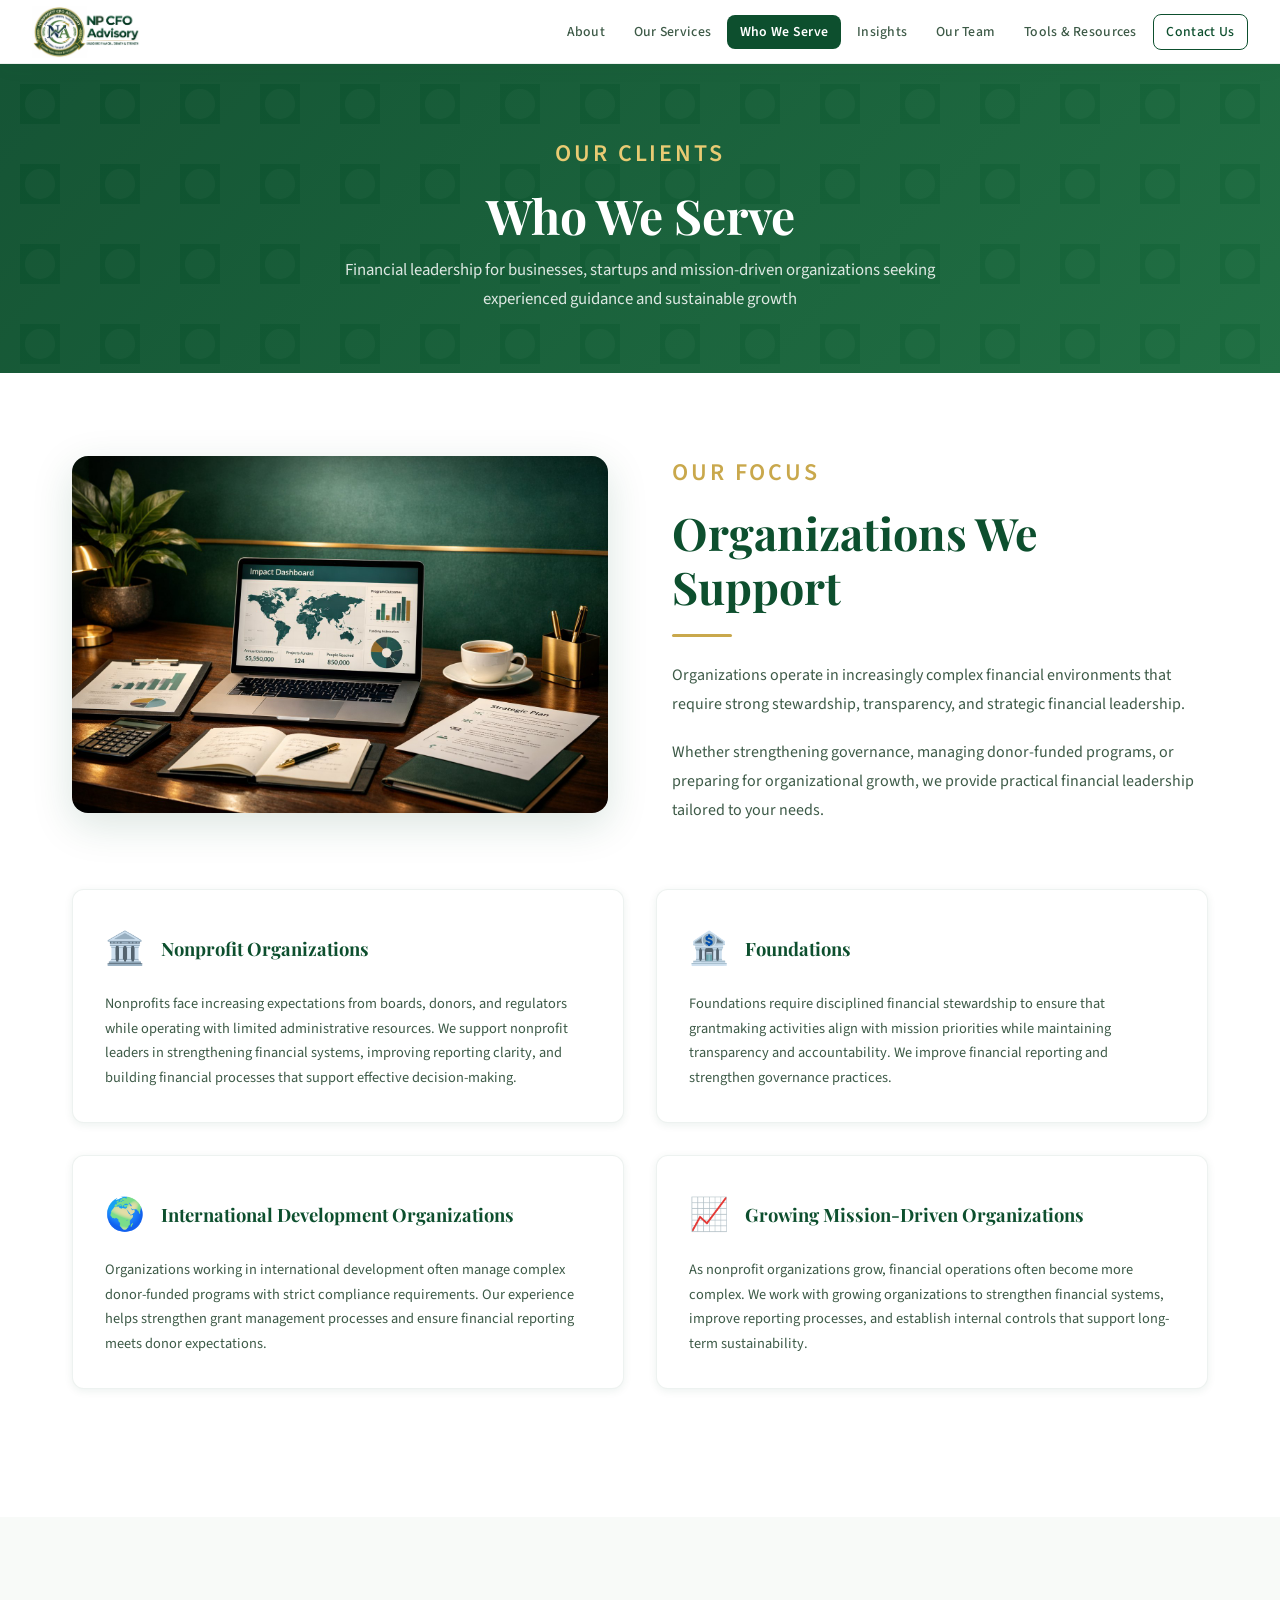
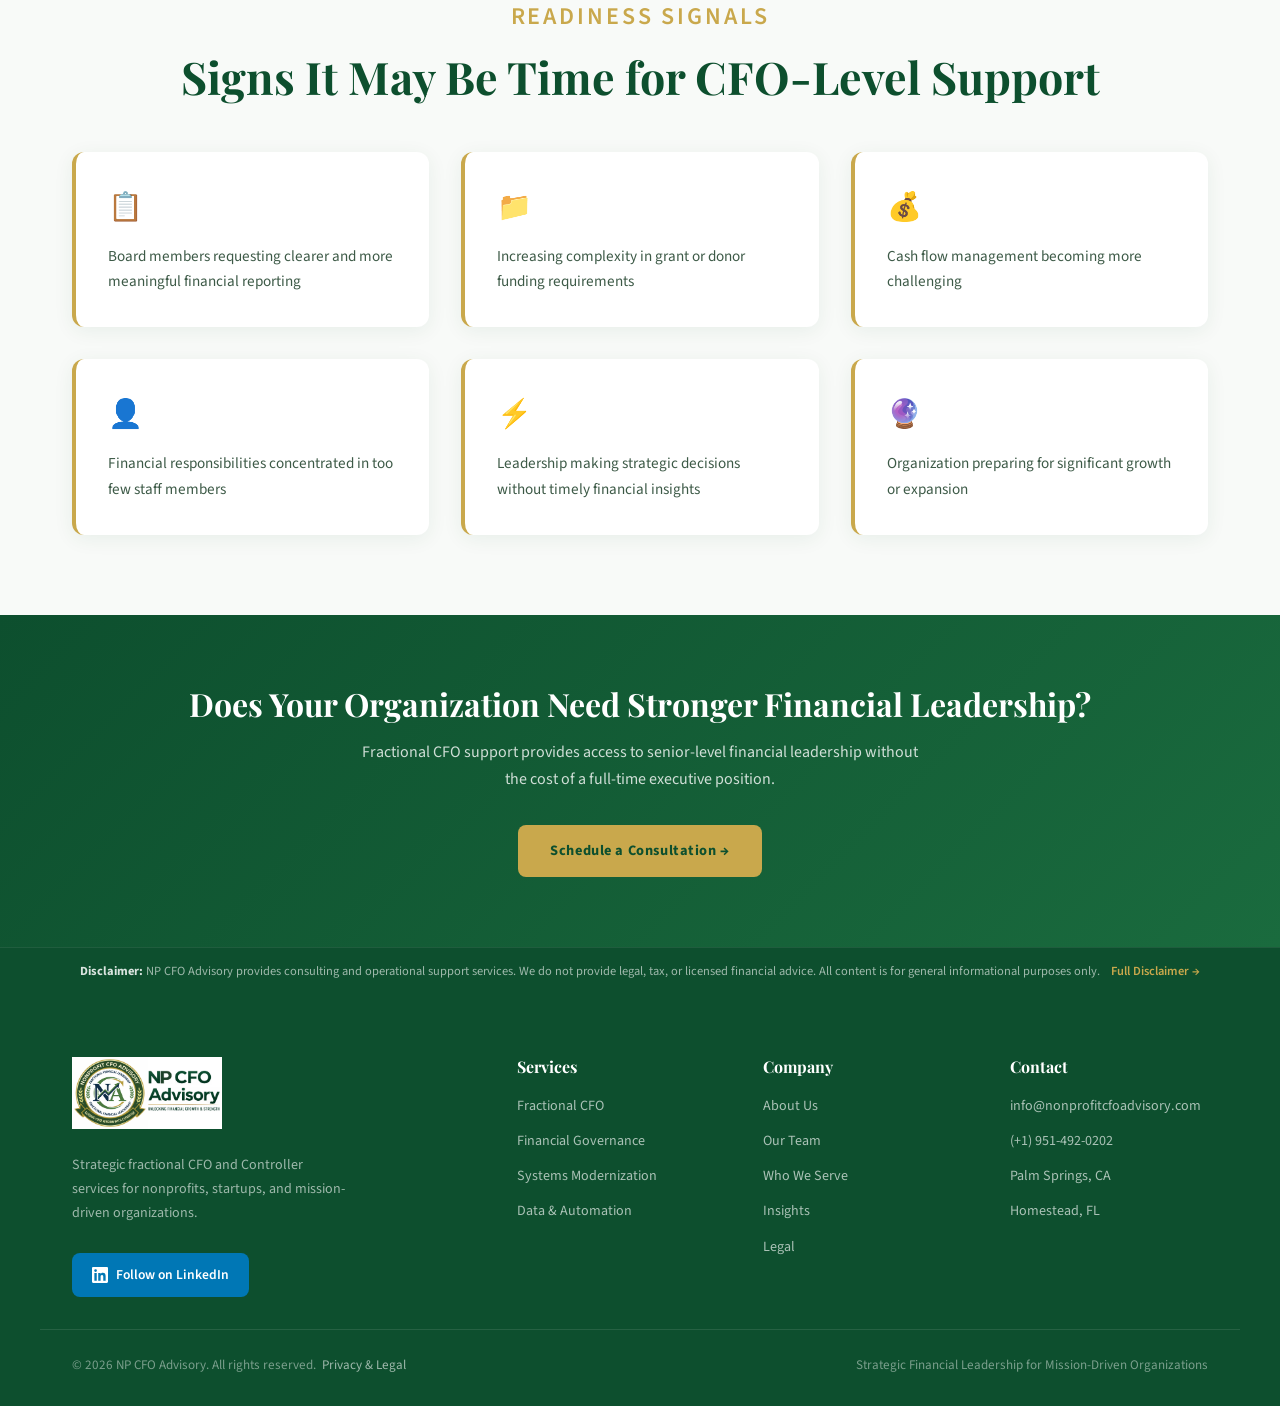
<file: who-we-serve.html>
<!DOCTYPE html>
<html lang="en">
<head>
<meta charset="UTF-8">
<meta name="viewport" content="width=device-width,initial-scale=1">
<link rel="icon" type="image/png" sizes="512x512" href="/favicon.png">
<link rel="icon" type="image/png" sizes="192x192" href="/favicon.png">
<link rel="icon" type="image/png" sizes="32x32" href="/favicon.png">
<link rel="icon" type="image/png" sizes="16x16" href="/favicon.png">
<link rel="apple-touch-icon" sizes="180x180" href="/favicon.png">
<title>Who We Serve | Nonprofit CFO Advisory</title>
<meta name="description" content="We serve nonprofits, NGOs, and mission-driven organizations of all sizes across the United States and internationally.">
<meta name="robots" content="index, follow">
<link rel="canonical" href="https://www.nonprofitcfoadvisory.com/who-we-serve.html">
<link href="https://fonts.googleapis.com/css2?family=Playfair+Display:ital,wght@0,400;0,600;0,700;0,900;1,400&family=Source+Sans+3:wght@300;400;500;600;700&display=swap" rel="stylesheet">
<link rel="stylesheet" href="shared.css">
</head>
<body>
<nav><div class="nav-inner"><a class="nav-logo" href="index.html"><img src="logo.png" alt="Logo"></a><div class="hamburger"><span></span><span></span><span></span></div><ul class="nav-links"><li><a href='index.html'>About</a></li><li><a href='services.html'>Our Services</a></li><li><a href='who-we-serve.html'>Who We Serve</a></li><li><a href='insights.html'>Insights</a></li><li><a href='team.html'>Our Team</a></li><li><a href='tools.html'>Tools & Resources</a></li><li><a href='contact.html' class='nav-cta'>Contact Us</a></li></ul></div></nav>
<div class="page-content">
<section class="page-hero"><div class="container"><span class="section-label" style="color:var(--gold-light);">Our Clients</span><h1>Who We Serve</h1><p>Financial leadership for businesses, startups and mission-driven organizations seeking experienced guidance and sustainable growth</p></div></section>
<section style="background:white;padding:80px 0;"><div class="container">
  <div style="display:grid;grid-template-columns:1fr 1fr;gap:4rem;align-items:center;margin-bottom:4rem;">
    <div class="fade-up"><img src="[data-uri]" style="width:100%;border-radius:16px;box-shadow:0 12px 40px rgba(13,79,46,0.15);" alt="Who We Serve"></div>
    <div class="fade-up"><span class="section-label">Our Focus</span><h2 class="section-title">Organizations We Support</h2><div class="divider"></div><p style="color:var(--text-mid);line-height:1.8;margin-bottom:1.25rem;">Organizations operate in increasingly complex financial environments that require strong stewardship, transparency, and strategic financial leadership.</p><p style="color:var(--text-mid);line-height:1.8;">Whether strengthening governance, managing donor-funded programs, or preparing for organizational growth, we provide practical financial leadership tailored to your needs.</p></div>
  </div>
  <div class="grid-2" style="margin-bottom:3rem;"><div class="card fade-up"><div style="display:flex;align-items:center;gap:1rem;margin-bottom:1rem;"><span style="font-size:2rem;">🏛️</span><h3 style="margin:0;">Nonprofit Organizations</h3></div><p>Nonprofits face increasing expectations from boards, donors, and regulators while operating with limited administrative resources. We support nonprofit leaders in strengthening financial systems, improving reporting clarity, and building financial processes that support effective decision-making.</p></div><div class="card fade-up"><div style="display:flex;align-items:center;gap:1rem;margin-bottom:1rem;"><span style="font-size:2rem;">🏦</span><h3 style="margin:0;">Foundations</h3></div><p>Foundations require disciplined financial stewardship to ensure that grantmaking activities align with mission priorities while maintaining transparency and accountability. We improve financial reporting and strengthen governance practices.</p></div><div class="card fade-up"><div style="display:flex;align-items:center;gap:1rem;margin-bottom:1rem;"><span style="font-size:2rem;">🌍</span><h3 style="margin:0;">International Development Organizations</h3></div><p>Organizations working in international development often manage complex donor-funded programs with strict compliance requirements. Our experience helps strengthen grant management processes and ensure financial reporting meets donor expectations.</p></div><div class="card fade-up"><div style="display:flex;align-items:center;gap:1rem;margin-bottom:1rem;"><span style="font-size:2rem;">📈</span><h3 style="margin:0;">Growing Mission-Driven Organizations</h3></div><p>As nonprofit organizations grow, financial operations often become more complex. We work with growing organizations to strengthen financial systems, improve reporting processes, and establish internal controls that support long-term sustainability.</p></div></div>
</div></section>
<section style="background:var(--off-white);padding:80px 0;"><div class="container">
  <div style="text-align:center;margin-bottom:3rem;"><span class="section-label">Readiness Signals</span><h2 class="section-title">Signs It May Be Time for CFO-Level Support</h2></div>
  <div class="grid-3"><div class="fade-up" style="background:white;border-radius:12px;padding:2rem;border-left:4px solid var(--gold);box-shadow:0 4px 20px rgba(13,79,46,0.07);"><div style="font-size:1.75rem;margin-bottom:0.75rem;">📋</div><p style="color:var(--text-mid);font-size:0.95rem;line-height:1.7;">Board members requesting clearer and more meaningful financial reporting</p></div><div class="fade-up" style="background:white;border-radius:12px;padding:2rem;border-left:4px solid var(--gold);box-shadow:0 4px 20px rgba(13,79,46,0.07);"><div style="font-size:1.75rem;margin-bottom:0.75rem;">📁</div><p style="color:var(--text-mid);font-size:0.95rem;line-height:1.7;">Increasing complexity in grant or donor funding requirements</p></div><div class="fade-up" style="background:white;border-radius:12px;padding:2rem;border-left:4px solid var(--gold);box-shadow:0 4px 20px rgba(13,79,46,0.07);"><div style="font-size:1.75rem;margin-bottom:0.75rem;">💰</div><p style="color:var(--text-mid);font-size:0.95rem;line-height:1.7;">Cash flow management becoming more challenging</p></div><div class="fade-up" style="background:white;border-radius:12px;padding:2rem;border-left:4px solid var(--gold);box-shadow:0 4px 20px rgba(13,79,46,0.07);"><div style="font-size:1.75rem;margin-bottom:0.75rem;">👤</div><p style="color:var(--text-mid);font-size:0.95rem;line-height:1.7;">Financial responsibilities concentrated in too few staff members</p></div><div class="fade-up" style="background:white;border-radius:12px;padding:2rem;border-left:4px solid var(--gold);box-shadow:0 4px 20px rgba(13,79,46,0.07);"><div style="font-size:1.75rem;margin-bottom:0.75rem;">⚡</div><p style="color:var(--text-mid);font-size:0.95rem;line-height:1.7;">Leadership making strategic decisions without timely financial insights</p></div><div class="fade-up" style="background:white;border-radius:12px;padding:2rem;border-left:4px solid var(--gold);box-shadow:0 4px 20px rgba(13,79,46,0.07);"><div style="font-size:1.75rem;margin-bottom:0.75rem;">🔮</div><p style="color:var(--text-mid);font-size:0.95rem;line-height:1.7;">Organization preparing for significant growth or expansion</p></div></div>
</div></section>
<section style="background:linear-gradient(135deg,var(--green-deep),var(--green-mid));padding:70px 0;text-align:center;"><div class="container"><h2 style="font-family:'Playfair Display',serif;font-size:2rem;color:white;margin-bottom:1rem;">Does Your Organization Need Stronger Financial Leadership?</h2><p style="color:rgba(255,255,255,0.8);margin-bottom:2rem;max-width:560px;margin-left:auto;margin-right:auto;">Fractional CFO support provides access to senior-level financial leadership without the cost of a full-time executive position.</p><a href="contact.html" class="btn-primary">Schedule a Consultation &rarr;</a></div></section>
</div>
<div style="background:var(--green-deep);border-top:1px solid rgba(255,255,255,0.08);padding:0.9rem 0;">
  <div class="container">
    <p style="color:rgba(255,255,255,0.6);font-size:0.78rem;line-height:1.6;margin:0;text-align:center;">
      <strong style="color:rgba(255,255,255,0.85);">Disclaimer:</strong> NP CFO Advisory provides consulting and operational support services. We do not provide legal, tax, or licensed financial advice. All content is for general informational purposes only.
      <a href="legal.html" style="color:var(--gold);text-decoration:none;margin-left:0.5rem;font-weight:600;">Full Disclaimer &rarr;</a>
    </p>
  </div>
</div>
<footer><div class="footer-inner">
  <div class="footer-brand">
    <img src="logo.png" alt="Nonprofit CFO Advisory">
    <p>Strategic fractional CFO and Controller services for nonprofits, startups, and mission-driven organizations.</p>
    <br>
    <a href="https://www.linkedin.com/company/nonprofit-cfo-advisory/" target="_blank" class="linkedin-btn">
      <svg viewBox="0 0 24 24" fill="currentColor" style="width:16px;height:16px;"><path d="M20.447 20.452h-3.554v-5.569c0-1.328-.027-3.037-1.852-3.037-1.853 0-2.136 1.445-2.136 2.939v5.667H9.351V9h3.414v1.561h.046c.477-.9 1.637-1.85 3.37-1.85 3.601 0 4.267 2.37 4.267 5.455v6.286zM5.337 7.433a2.062 2.062 0 0 1-2.063-2.065 2.064 2.064 0 1 1 2.063 2.065zm1.782 13.019H3.555V9h3.564v11.452zM22.225 0H1.771C.792 0 0 .774 0 1.729v20.542C0 23.227.792 24 1.771 24h20.451C23.2 24 24 23.227 24 22.271V1.729C24 .774 23.2 0 22.222 0h.003z"/></svg>
      Follow on LinkedIn
    </a>
  </div>
  <div class="footer-col"><h4>Services</h4><ul>
    <li><a href="services.html">Fractional CFO</a></li>
    <li><a href="services.html">Financial Governance</a></li>
    <li><a href="services.html">Systems Modernization</a></li>
    <li><a href="services.html">Data &amp; Automation</a></li>
  </ul></div>
  <div class="footer-col"><h4>Company</h4><ul>
    <li><a href="index.html">About Us</a></li>
    <li><a href="team.html">Our Team</a></li>
    <li><a href="who-we-serve.html">Who We Serve</a></li>
    <li><a href="insights.html">Insights</a></li>
    <li><a href="legal.html">Legal</a></li>
  </ul></div>
  <div class="footer-col"><h4>Contact</h4><ul>
    <li><a href="mailto:info@nonprofitcfoadvisory.com">info@nonprofitcfoadvisory.com</a></li>
    <li><a href="tel:+19514920202">(+1) 951-492-0202</a></li>
    <li><a href="#">Palm Springs, CA</a></li>
    <li><a href="#">Homestead, FL</a></li>
  </ul></div>
</div>
<div class="footer-bottom">
  <span>&copy; 2026 NP CFO Advisory. All rights reserved. &nbsp;<a href="legal.html" style="color:rgba(255,255,255,0.6);text-decoration:none;font-size:0.82rem;">Privacy &amp; Legal</a></span>
  <span>Strategic Financial Leadership for Mission-Driven Organizations</span>
</div></footer>
<script src="shared.js"></script>
</body></html>
</file>
<file: shared.css>
@import url('https://fonts.googleapis.com/css2?family=Playfair+Display:wght@400;600;700;900&family=Source+Sans+3:wght@300;400;500;600&display=swap');

:root {
  --green-deep: #0d4f2e;
  --green-mid: #1a6b3e;
  --green-light: #2d8a54;
  --green-pale: #e8f5ee;
  --gold: #c9a84c;
  --gold-light: #e8c96e;
  --white: #ffffff;
  --off-white: #f8faf8;
  --text-dark: #1a2e22;
  --text-mid: #3d5a47;
  --text-light: #6b8a74;
  --shadow-sm: 0 2px 8px rgba(13,79,46,0.08);
  --shadow-md: 0 8px 32px rgba(13,79,46,0.12);
  --shadow-lg: 0 20px 60px rgba(13,79,46,0.18);
  --radius: 12px;
  --transition: all 0.3s cubic-bezier(0.4,0,0.2,1);
  --nav-height: 64px;
}

* { margin:0; padding:0; box-sizing:border-box; }
html { scroll-behavior: smooth; }
body {
  font-family: 'Source Sans 3', sans-serif;
  color: var(--text-dark);
  background: var(--white);
  line-height: 1.7;
  overflow-x: hidden;
}
h1,h2,h3,h4 { font-family: 'Playfair Display', serif; line-height: 1.2; }

/* ── NAVBAR ── */
nav {
  position: fixed; top:0; left:0; right:0; z-index:1000;
  background: rgba(255,255,255,0.97);
  backdrop-filter: blur(12px);
  border-bottom: 1px solid rgba(13,79,46,0.08);
  box-shadow: 0 2px 20px rgba(13,79,46,0.06);
  transition: transform 0.35s cubic-bezier(0.4,0,0.2,1), box-shadow 0.3s;
  height: var(--nav-height);
}
/* Hide on scroll UP (toward top), show on scroll DOWN */
nav.nav-hidden { transform: translateY(-100%); }
nav.scrolled { box-shadow: 0 4px 30px rgba(13,79,46,0.12); }

.nav-inner {
  max-width: 1280px; margin: 0 auto;
  display: flex; align-items: center; justify-content: space-between;
  padding: 0 2rem;
  height: 100%;
}
/* Logo increased by 50%: was 52px → now 78px */
.nav-logo { display: flex; align-items: center; height: 100%; }
.nav-logo img { height: 52px; width: auto; display: block; }
.nav-links {
  display: flex; align-items: center; gap: 0.2rem;
  list-style: none;
}
.nav-links a {
  text-decoration: none;
  color: var(--text-mid);
  font-size: 0.86rem;
  font-weight: 500;
  letter-spacing: 0.02em;
  padding: 0.45rem 0.8rem;
  border-radius: 8px;
  transition: var(--transition);
  white-space: nowrap;
}
.nav-links a:hover { color: var(--green-deep); background: var(--green-pale); }
/* Active state: green box on whichever page you're on */
.nav-links a.active {
  background: var(--green-deep);
  color: var(--white);
  font-weight: 600;
  border-radius: 8px;
  padding: 0.45rem 0.8rem;
}
.nav-links a.active:hover {
  background: var(--green-mid);
  color: var(--white);
}
/* Contact Us button: only green when on contact page (active),
   otherwise neutral outline style so active can move freely */
.nav-cta {
  border: 1.5px solid var(--green-deep);
  color: var(--green-deep) !important;
  padding: 0.45rem 1.1rem;
  border-radius: 8px;
  font-weight: 600;
}
.nav-cta:hover {
  background: var(--green-pale) !important;
  color: var(--green-deep) !important;
}
/* When Contact Us IS the active page, fill it green */
.nav-cta.active {
  background: var(--green-deep) !important;
  color: var(--white) !important;
  border-color: var(--green-deep) !important;
}
.nav-cta.active:hover {
  background: var(--green-mid) !important;
  color: var(--white) !important;
}

.hamburger { display:none; flex-direction:column; gap:5px; cursor:pointer; padding:4px; }
.hamburger span { width:22px; height:2px; background:var(--green-deep); border-radius:2px; transition:var(--transition); }

/* ── PAGE WRAPPER ── */
.page-content { padding-top: var(--nav-height); }

/* ── SECTIONS ── */
section { padding: 80px 0; }
.container { max-width:1200px; margin:0 auto; padding:0 2rem; }

.section-label {
  display: inline-block;
  font-size: 1.5rem; font-weight: 600; letter-spacing: 0.12em;
  text-transform: uppercase; color: var(--gold); margin-bottom: 0.75rem;
}
.section-title { font-size: clamp(1.9rem, 3.5vw, 2.8rem); color: var(--green-deep); margin-bottom: 1.25rem; }
.section-subtitle { font-size: 1.05rem; color: var(--text-mid); max-width: 680px; line-height: 1.75; }
.divider { width:60px; height:3px; background:var(--gold); border-radius:2px; margin:1rem 0 1.5rem; }

/* ── BUTTONS ── */
.btn-primary {
  background: var(--gold); color: var(--green-deep);
  padding: 0.85rem 2rem; border-radius: 8px; font-weight: 700; font-size: 0.9rem;
  letter-spacing: 0.04em; text-decoration: none; transition: var(--transition);
  display: inline-flex; align-items:center; gap:0.5rem; border: none; cursor: pointer;
}
.btn-primary:hover { background: var(--gold-light); transform: translateY(-2px); box-shadow: 0 8px 24px rgba(201,168,76,0.4); }
.btn-outline {
  background: transparent; color: var(--white); border: 1.5px solid rgba(255,255,255,0.5);
  padding: 0.85rem 2rem; border-radius: 8px; font-weight: 600; font-size: 0.9rem;
  text-decoration: none; transition: var(--transition); display: inline-flex; align-items:center; gap:0.5rem;
}
.btn-outline:hover { background:rgba(255,255,255,0.1); border-color:rgba(255,255,255,0.8); }

/* ── CARDS ── */
.card {
  background: var(--white); border-radius: var(--radius);
  box-shadow: var(--shadow-sm); border: 1px solid rgba(13,79,46,0.07);
  padding: 2rem; transition: var(--transition);
}
.card:hover { transform: translateY(-4px); box-shadow: var(--shadow-md); border-color: rgba(13,79,46,0.15); }
.card-icon { width: 52px; height: 52px; background: var(--green-pale); border-radius: 12px; display: flex; align-items:center; justify-content:center; margin-bottom: 1.25rem; font-size: 1.5rem; }
.card h3 { font-size:1.15rem; color:var(--green-deep); margin-bottom:0.75rem; }
.card p { font-size:0.9rem; color:var(--text-mid); line-height:1.7; }

/* ── GRIDS ── */
.grid-2 { display:grid; grid-template-columns:repeat(2,1fr); gap:2rem; }
.grid-3 { display:grid; grid-template-columns:repeat(3,1fr); gap:2rem; }
.grid-4 { display:grid; grid-template-columns:repeat(4,1fr); gap:1.5rem; }

/* ── PAGE HERO (inner pages) ── */
.page-hero {
  background: linear-gradient(135deg, var(--green-deep) 0%, var(--green-mid) 100%);
  color: white; padding: 70px 0 60px; text-align: center; position: relative; overflow: hidden;
}
.page-hero::before {
  content:''; position:absolute; inset:0;
  background:url("data:image/svg+xml,%3Csvg width='80' height='80' viewBox='0 0 80 80' xmlns='http://www.w3.org/2000/svg'%3E%3Cg fill='%23ffffff' fill-opacity='0.03'%3E%3Cpath d='M0 0h80v80H0V0zm20 20v40h40V20H20zm20 35a15 15 0 1 1 0-30 15 15 0 0 1 0 30z'/%3E%3C/g%3E%3C/svg%3E");
}
.page-hero h1 { font-size:clamp(2rem,4vw,3rem); margin-bottom:0.75rem; position:relative; }
.page-hero p { font-size:1.05rem; opacity:0.85; max-width:620px; margin:0 auto; position:relative; }

/* ── FOOTER ── */
footer {
  background: var(--green-deep);
  color: rgba(255,255,255,0.85);
  padding: 60px 0 30px;
}
.footer-inner {
  max-width:1200px; margin:0 auto; padding:0 2rem;
  display:grid; grid-template-columns:2fr 1fr 1fr 1fr; gap:3rem;
}
.footer-brand img { height:72px; margin-bottom:1rem; }
.footer-brand p { font-size:0.88rem; opacity:0.7; line-height:1.7; max-width:280px; }
.footer-col h4 { font-family:'Playfair Display',serif; font-size:1rem; color:var(--white); margin-bottom:1rem; }
.footer-col ul { list-style:none; }
.footer-col ul li { margin-bottom:0.5rem; }
.footer-col ul li a { color:rgba(255,255,255,0.65); text-decoration:none; font-size:0.88rem; transition:var(--transition); }
.footer-col ul li a:hover { color:var(--gold-light); }
.footer-bottom {
  max-width:1200px; margin:0 auto; padding:1.5rem 2rem 0;
  border-top:1px solid rgba(255,255,255,0.1); margin-top:2rem;
  display:flex; justify-content:space-between; align-items:center;
  font-size:0.82rem; color:rgba(255,255,255,0.45);
}
.linkedin-btn {
  display:inline-flex; align-items:center; gap:0.5rem;
  background:#0077B5; color:white !important;
  padding:0.65rem 1.25rem; border-radius:8px;
  text-decoration:none; font-weight:600; font-size:0.85rem; transition:var(--transition);
}
.linkedin-btn:hover { background:#005f8f; transform:translateY(-2px); box-shadow:0 4px 16px rgba(0,119,181,0.3); }

/* ── SCROLL ANIMATIONS ── */
.fade-up { opacity:0; transform:translateY(30px); transition:opacity 0.6s ease, transform 0.6s ease; }
.fade-up.visible { opacity:1; transform:translateY(0); }
.fade-up:nth-child(2) { transition-delay:0.1s; }
.fade-up:nth-child(3) { transition-delay:0.2s; }
.fade-up:nth-child(4) { transition-delay:0.3s; }

/* ── INSIGHTS ── */
.insight-card { background:white; border-radius:12px; padding:2rem; border:1px solid rgba(13,79,46,0.08); box-shadow:0 4px 20px rgba(13,79,46,0.07); transition:all 0.3s; }
.insight-card:hover { border-color:rgba(13,79,46,0.2); transform:translateY(-4px); box-shadow:0 10px 36px rgba(13,79,46,0.12); }
.insight-icon { font-size:2rem; margin-bottom:1rem; }
.insight-card h3 { font-family:'Playfair Display',serif; font-size:1.1rem; color:#0d4f2e; margin-bottom:0.75rem; }
.insight-card p { font-size:0.88rem; color:#3d5a47; line-height:1.7; }

/* ── RESOURCE CARDS ── */
.resource-card { background:white; border-radius:12px; padding:1.75rem; border:1px solid rgba(13,79,46,0.08); transition:all 0.3s; }
.resource-card:hover { border-color:#c9a84c; box-shadow:0 8px 32px rgba(13,79,46,0.1); transform:translateY(-3px); }
.resource-card h3 { font-size:1rem; color:#0d4f2e; margin-bottom:0.5rem; }
.resource-card p { font-size:0.85rem; color:#6b8a74; }

/* ── RESPONSIVE ── */
@media(max-width:1024px) {
  .footer-inner { grid-template-columns:1fr 1fr; gap:2rem; }
  .grid-4 { grid-template-columns:repeat(2,1fr); }
}
@media(max-width:768px) {
  .nav-links { display:none; flex-direction:column; position:absolute; top:100%; left:0; right:0; background:white; padding:1rem; box-shadow:var(--shadow-md); }
  .nav-links.open { display:flex; }
  .hamburger { display:flex; }
  .grid-2,.grid-3,.grid-4 { grid-template-columns:1fr; }
  .footer-inner { grid-template-columns:1fr; gap:1.5rem; }
  section { padding:60px 0; }
}
</file>
